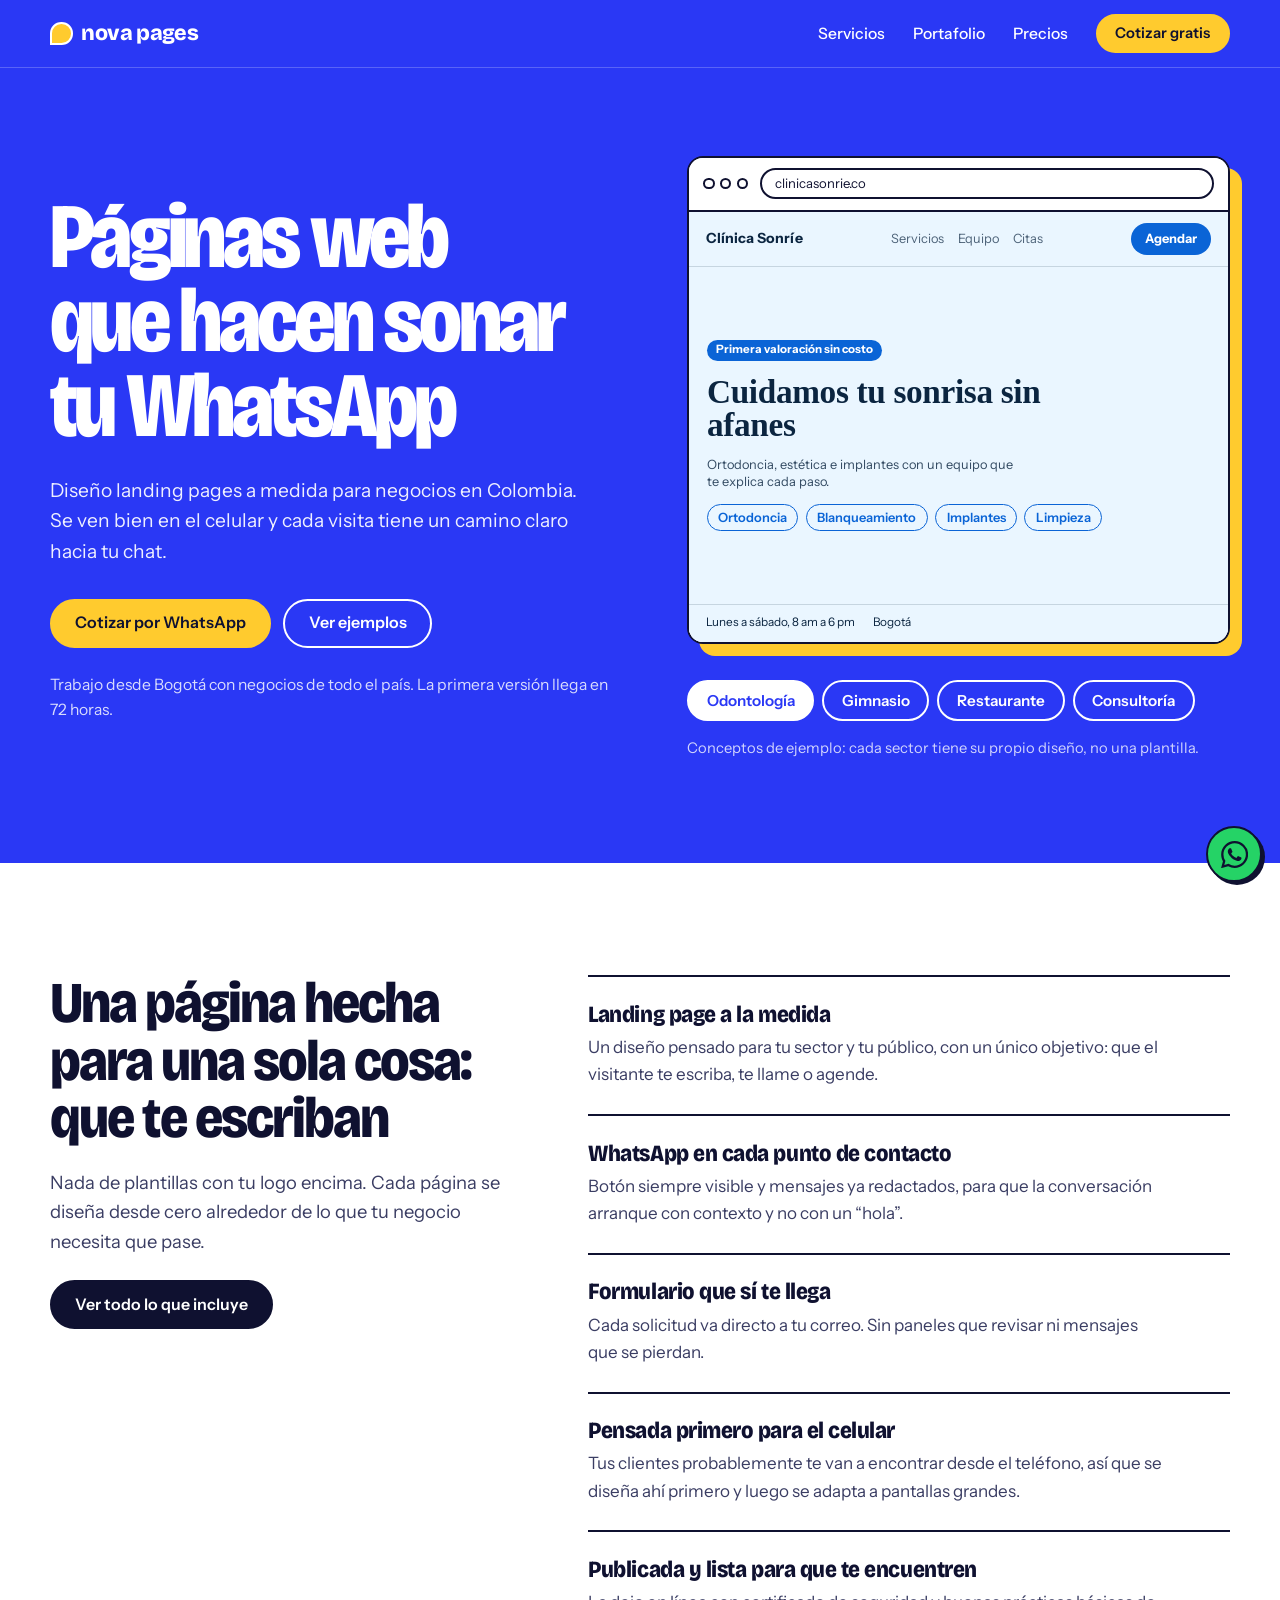
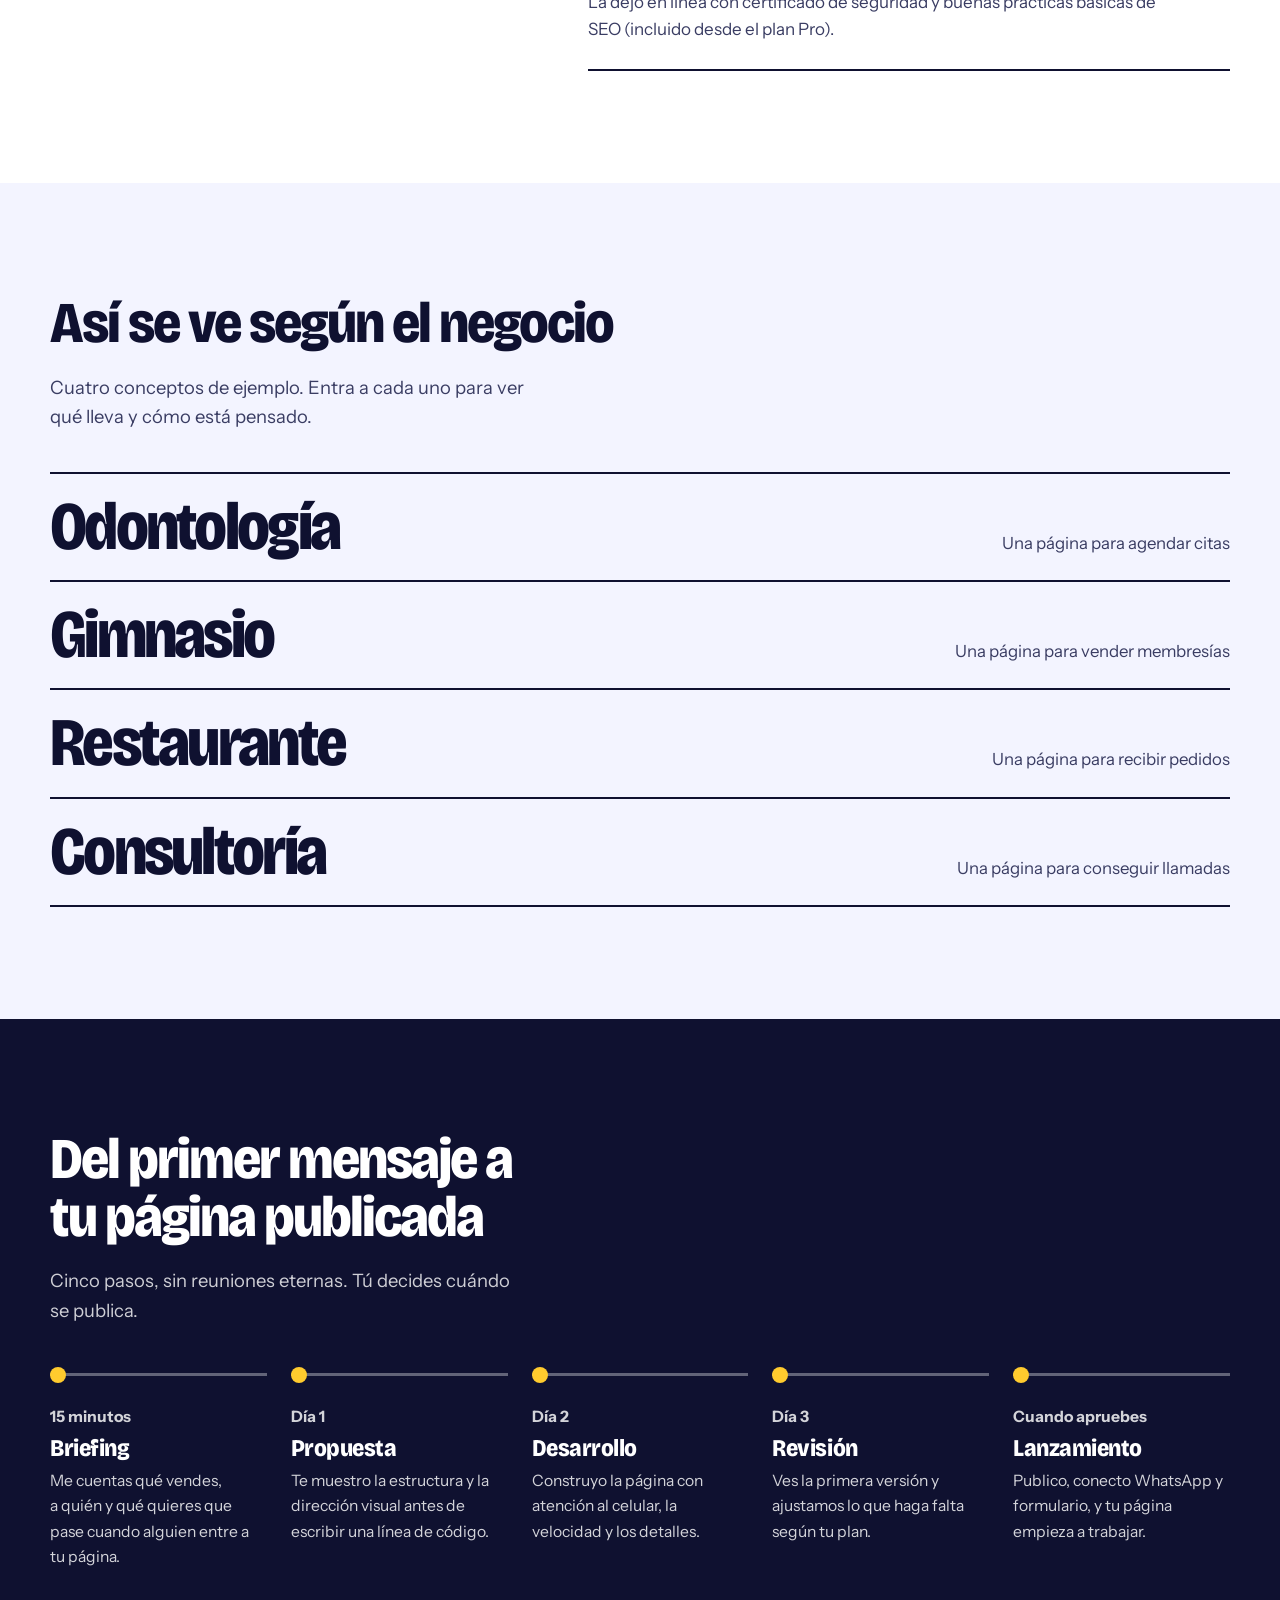
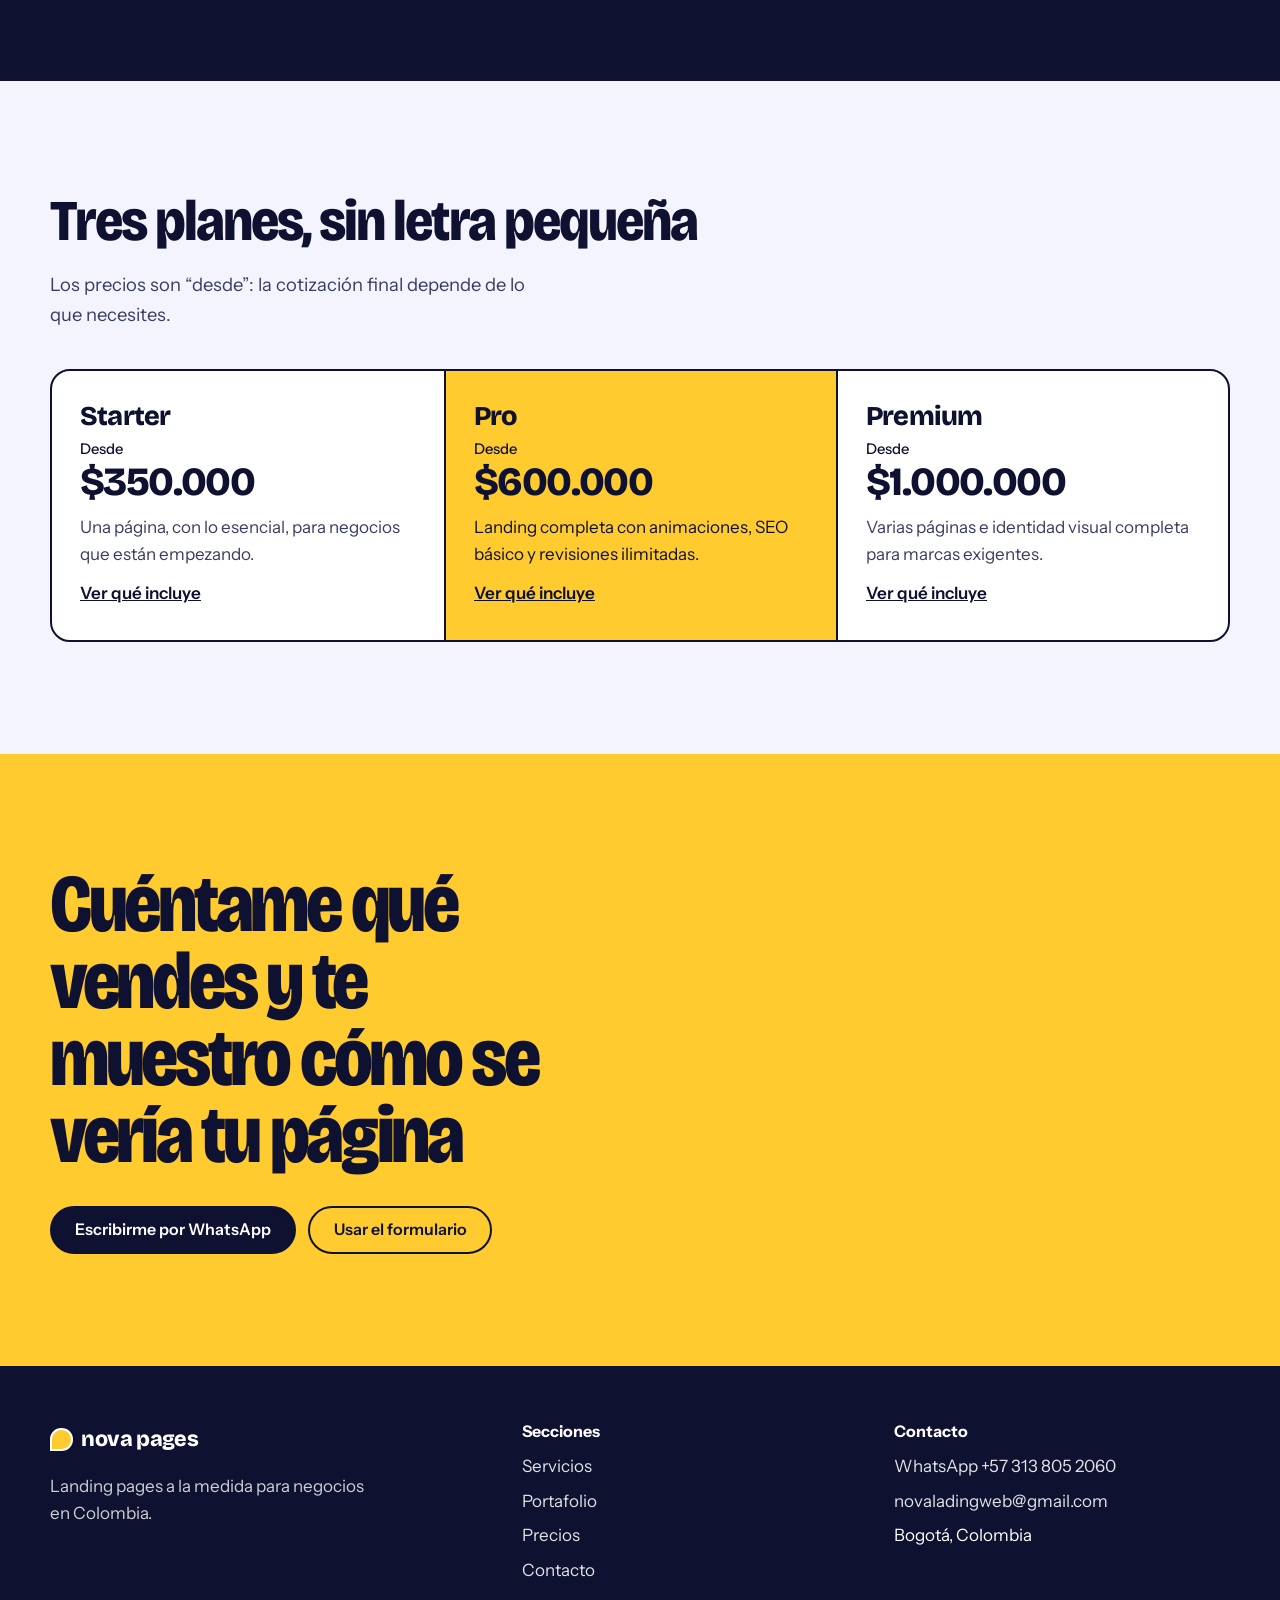
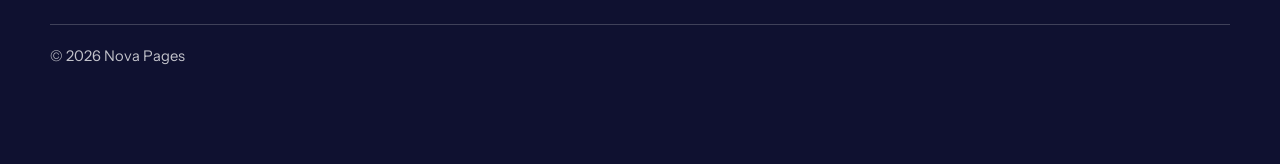
<file: index.html>
<!DOCTYPE html>
<html lang="es">
<head>
  <meta charset="UTF-8">
  <meta name="viewport" content="width=device-width, initial-scale=1">
  <title>Nova Pages — Páginas web que hacen sonar tu WhatsApp</title>
  <meta name="description" content="Diseño landing pages a medida para negocios en Colombia. Se ven bien en el celular, llevan al visitante a tu WhatsApp y la primera versión llega en 72 horas.">
  <meta property="og:type" content="website">
  <meta property="og:title" content="Nova Pages — Páginas web que hacen sonar tu WhatsApp">
  <meta property="og:description" content="Landing pages a medida para negocios en Colombia. Primera versión en 72 horas.">
  <meta property="og:locale" content="es_CO">
  <meta name="theme-color" content="#2a38f5">
  <link rel="icon" href="favicon.svg" type="image/svg+xml">
  <link rel="preconnect" href="https://fonts.googleapis.com">
  <link rel="preconnect" href="https://fonts.gstatic.com" crossorigin>
  <link href="https://fonts.googleapis.com/css2?family=Bricolage+Grotesque:opsz,wdth,wght@12..96,75..100,200..800&family=Instrument+Sans:wght@400;500;600;700&display=swap" rel="stylesheet">
  <link rel="stylesheet" href="css/styles.css">
</head>
<body class="on-blue">
  <a class="skip" href="#main">Saltar al contenido</a>

  <header class="site-header">
    <div class="wrap nav">
      <a class="logo" href="index.html" aria-label="Nova Pages, inicio"><span class="logo-mark" aria-hidden="true"></span>nova pages</a>
      <button class="nav-toggle" type="button" aria-expanded="false" aria-controls="menu">Menú</button>
      <ul class="nav-links" id="menu">
        <li><a href="servicios.html">Servicios</a></li>
        <li><a href="portafolio.html">Portafolio</a></li>
        <li><a href="precios.html">Precios</a></li>
        <li><a class="btn btn-sun btn-sm" href="contacto.html">Cotizar gratis</a></li>
      </ul>
    </div>
  </header>

  <main id="main">
    <section class="hero">
      <div class="wrap hero-grid">
        <div>
          <h1>Páginas web que hacen sonar tu WhatsApp</h1>
          <p class="hero-sub">Diseño landing pages a medida para negocios en Colombia. Se ven bien en el celular y cada visita tiene un camino claro hacia tu chat.</p>
          <div class="hero-actions">
            <a class="btn btn-sun" href="https://wa.me/573138052060?text=Hola%2C%20quiero%20cotizar%20una%20p%C3%A1gina%20web%20con%20Nova%20Pages" target="_blank" rel="noopener">Cotizar por WhatsApp</a>
            <a class="btn btn-line" href="portafolio.html">Ver ejemplos</a>
          </div>
          <p class="hero-note">Trabajo desde Bogotá con negocios de todo el país. La primera versión llega en 72 horas.</p>
        </div>

        <div class="stage" data-stage>
          <div class="browser">
            <div class="browser-bar">
              <span class="dots" aria-hidden="true"><i></i><i></i><i></i></span>
              <span class="url" data-url>clinicasonrie.co</span>
            </div>
            <div class="browser-body">
              <div class="panel is-active" id="panel-dental" role="tabpanel" aria-labelledby="tab-dental" data-demo="dental"></div>
              <div class="panel" id="panel-gym" role="tabpanel" aria-labelledby="tab-gym" data-demo="gym"></div>
              <div class="panel" id="panel-resto" role="tabpanel" aria-labelledby="tab-resto" data-demo="resto"></div>
              <div class="panel" id="panel-consult" role="tabpanel" aria-labelledby="tab-consult" data-demo="consult"></div>
            </div>
          </div>
          <div class="tabs" role="tablist" aria-label="Ejemplos por tipo de negocio">
            <button class="tab" role="tab" type="button" id="tab-dental" aria-controls="panel-dental" aria-selected="true" data-url="clinicasonrie.co">Odontología</button>
            <button class="tab" role="tab" type="button" id="tab-gym" aria-controls="panel-gym" aria-selected="false" tabindex="-1" data-url="fuerza24.co">Gimnasio</button>
            <button class="tab" role="tab" type="button" id="tab-resto" aria-controls="panel-resto" aria-selected="false" tabindex="-1" data-url="labrasa.co">Restaurante</button>
            <button class="tab" role="tab" type="button" id="tab-consult" aria-controls="panel-consult" aria-selected="false" tabindex="-1" data-url="albaconsultores.co">Consultoría</button>
          </div>
          <p class="stage-note">Conceptos de ejemplo: cada sector tiene su propio diseño, no una plantilla.</p>
        </div>
      </div>
    </section>

    <section class="section bg-white" id="servicios">
      <div class="wrap split">
        <div class="split-sticky">
          <h2>Una página hecha para una sola cosa: que te escriban</h2>
          <p class="lead">Nada de plantillas con tu logo encima. Cada página se diseña desde cero alrededor de lo que tu negocio necesita que pase.</p>
          <p style="margin-top:1.5rem"><a class="btn btn-ink" href="servicios.html">Ver todo lo que incluye</a></p>
        </div>
        <ul class="rows">
          <li>
            <h3>Landing page a la medida</h3>
            <p>Un diseño pensado para tu sector y tu público, con un único objetivo: que el visitante te escriba, te llame o agende.</p>
          </li>
          <li>
            <h3>WhatsApp en cada punto de contacto</h3>
            <p>Botón siempre visible y mensajes ya redactados, para que la conversación arranque con contexto y no con un “hola”.</p>
          </li>
          <li>
            <h3>Formulario que sí te llega</h3>
            <p>Cada solicitud va directo a tu correo. Sin paneles que revisar ni mensajes que se pierdan.</p>
          </li>
          <li>
            <h3>Pensada primero para el celular</h3>
            <p>Tus clientes probablemente te van a encontrar desde el teléfono, así que se diseña ahí primero y luego se adapta a pantallas grandes.</p>
          </li>
          <li>
            <h3>Publicada y lista para que te encuentren</h3>
            <p>La dejo en línea con certificado de seguridad y buenas prácticas básicas de SEO (incluido desde el plan Pro).</p>
          </li>
        </ul>
      </div>
    </section>

    <section class="section">
      <div class="wrap">
        <h2>Así se ve según el negocio</h2>
        <p class="lead">Cuatro conceptos de ejemplo. Entra a cada uno para ver qué lleva y cómo está pensado.</p>
        <ul class="work" style="margin-top:2.5rem">
          <li><a href="portafolio.html#odontologia"><span class="work-name">Odontología</span><span class="work-job">Una página para agendar citas</span></a></li>
          <li><a href="portafolio.html#gimnasio"><span class="work-name">Gimnasio</span><span class="work-job">Una página para vender membresías</span></a></li>
          <li><a href="portafolio.html#restaurante"><span class="work-name">Restaurante</span><span class="work-job">Una página para recibir pedidos</span></a></li>
          <li><a href="portafolio.html#consultoria"><span class="work-name">Consultoría</span><span class="work-job">Una página para conseguir llamadas</span></a></li>
        </ul>
      </div>
    </section>

    <section class="section bg-ink" id="proceso">
      <div class="wrap">
        <h2 style="max-width:18ch">Del primer mensaje a tu página publicada</h2>
        <p class="lead">Cinco pasos, sin reuniones eternas. Tú decides cuándo se publica.</p>
        <ol class="steps">
          <li class="step">
            <p class="step-when">15 minutos</p>
            <h3>Briefing</h3>
            <p>Me cuentas qué vendes, a quién y qué quieres que pase cuando alguien entre a tu página.</p>
          </li>
          <li class="step">
            <p class="step-when">Día 1</p>
            <h3>Propuesta</h3>
            <p>Te muestro la estructura y la dirección visual antes de escribir una línea de código.</p>
          </li>
          <li class="step">
            <p class="step-when">Día 2</p>
            <h3>Desarrollo</h3>
            <p>Construyo la página con atención al celular, la velocidad y los detalles.</p>
          </li>
          <li class="step">
            <p class="step-when">Día 3</p>
            <h3>Revisión</h3>
            <p>Ves la primera versión y ajustamos lo que haga falta según tu plan.</p>
          </li>
          <li class="step">
            <p class="step-when">Cuando apruebes</p>
            <h3>Lanzamiento</h3>
            <p>Publico, conecto WhatsApp y formulario, y tu página empieza a trabajar.</p>
          </li>
        </ol>
      </div>
    </section>

    <section class="section" id="precios">
      <div class="wrap">
        <h2>Tres planes, sin letra pequeña</h2>
        <p class="lead">Los precios son “desde”: la cotización final depende de lo que necesites.</p>
        <div class="plans" style="margin-top:2.5rem">
          <div class="plan">
            <p class="plan-name">Starter</p>
            <p class="plan-price"><span class="plan-from">Desde</span>$350.000</p>
            <p class="plan-desc">Una página, con lo esencial, para negocios que están empezando.</p>
            <a class="plan-link" href="precios.html">Ver qué incluye</a>
          </div>
          <div class="plan plan-featured">
            <p class="plan-name">Pro</p>
            <p class="plan-price"><span class="plan-from">Desde</span>$600.000</p>
            <p class="plan-desc">Landing completa con animaciones, SEO básico y revisiones ilimitadas.</p>
            <a class="plan-link" href="precios.html">Ver qué incluye</a>
          </div>
          <div class="plan">
            <p class="plan-name">Premium</p>
            <p class="plan-price"><span class="plan-from">Desde</span>$1.000.000</p>
            <p class="plan-desc">Varias páginas e identidad visual completa para marcas exigentes.</p>
            <a class="plan-link" href="precios.html">Ver qué incluye</a>
          </div>
        </div>
      </div>
    </section>

    <section class="section bg-sun cta">
      <div class="wrap">
        <h2>Cuéntame qué vendes y te muestro cómo se vería tu página</h2>
        <div class="cta-actions">
          <a class="btn btn-ink" href="https://wa.me/573138052060?text=Hola%2C%20quiero%20cotizar%20una%20p%C3%A1gina%20web%20con%20Nova%20Pages" target="_blank" rel="noopener">Escribirme por WhatsApp</a>
          <a class="btn btn-line" href="contacto.html">Usar el formulario</a>
        </div>
      </div>
    </section>
  </main>

  <footer class="site-footer">
    <div class="wrap">
      <div class="foot">
        <div>
          <a class="logo" href="index.html"><span class="logo-mark" aria-hidden="true"></span>nova pages</a>
          <p>Landing pages a la medida para negocios en Colombia.</p>
        </div>
        <nav aria-label="Secciones">
          <h2>Secciones</h2>
          <ul>
            <li><a href="servicios.html">Servicios</a></li>
            <li><a href="portafolio.html">Portafolio</a></li>
            <li><a href="precios.html">Precios</a></li>
            <li><a href="contacto.html">Contacto</a></li>
          </ul>
        </nav>
        <div>
          <h2>Contacto</h2>
          <ul>
            <li><a href="https://wa.me/573138052060" target="_blank" rel="noopener">WhatsApp +57 313 805 2060</a></li>
            <li><a href="mailto:novaladingweb@gmail.com">novaladingweb@gmail.com</a></li>
            <li>Bogotá, Colombia</li>
          </ul>
        </div>
      </div>
      <p class="legal">© 2026 Nova Pages</p>
    </div>
  </footer>

  <a class="wa" href="https://wa.me/573138052060?text=Hola%2C%20quiero%20cotizar%20una%20p%C3%A1gina%20web%20con%20Nova%20Pages" target="_blank" rel="noopener" aria-label="Escribir por WhatsApp">
    <svg viewBox="0 0 24 24" xmlns="http://www.w3.org/2000/svg" aria-hidden="true"><path d="M17.472 14.382c-.297-.149-1.758-.867-2.03-.967-.273-.099-.471-.148-.67.15-.197.297-.767.966-.94 1.164-.173.199-.347.223-.644.075-.297-.15-1.255-.463-2.39-1.475-.883-.788-1.48-1.761-1.653-2.059-.173-.297-.018-.458.13-.606.134-.133.298-.347.446-.52.149-.174.198-.298.298-.497.099-.198.05-.371-.025-.52-.075-.149-.669-1.612-.916-2.207-.242-.579-.487-.5-.669-.51-.173-.008-.371-.01-.57-.01-.198 0-.52.074-.792.372-.272.297-1.04 1.016-1.04 2.479 0 1.462 1.065 2.875 1.213 3.074.149.198 2.096 3.2 5.077 4.487.709.306 1.262.489 1.694.625.712.227 1.36.195 1.871.118.571-.085 1.758-.719 2.006-1.413.248-.694.248-1.289.173-1.413-.074-.124-.272-.198-.57-.347m-5.421 7.403h-.004a9.87 9.87 0 01-5.031-1.378l-.361-.214-3.741.982.998-3.648-.235-.374a9.86 9.86 0 01-1.51-5.26c.001-5.45 4.436-9.884 9.888-9.884 2.64 0 5.122 1.03 6.988 2.898a9.825 9.825 0 012.893 6.994c-.003 5.45-4.437 9.884-9.885 9.884m8.413-18.297A11.815 11.815 0 0012.05 0C5.495 0 .16 5.335.157 11.892c0 2.096.547 4.142 1.588 5.945L.057 24l6.305-1.654a11.882 11.882 0 005.683 1.448h.005c6.554 0 11.89-5.335 11.893-11.893a11.821 11.821 0 00-3.48-8.413z"/></svg>
  </a>

  <script src="js/demos.js" defer></script>
  <script src="js/main.js" defer></script>
</body>
</html>
</file>
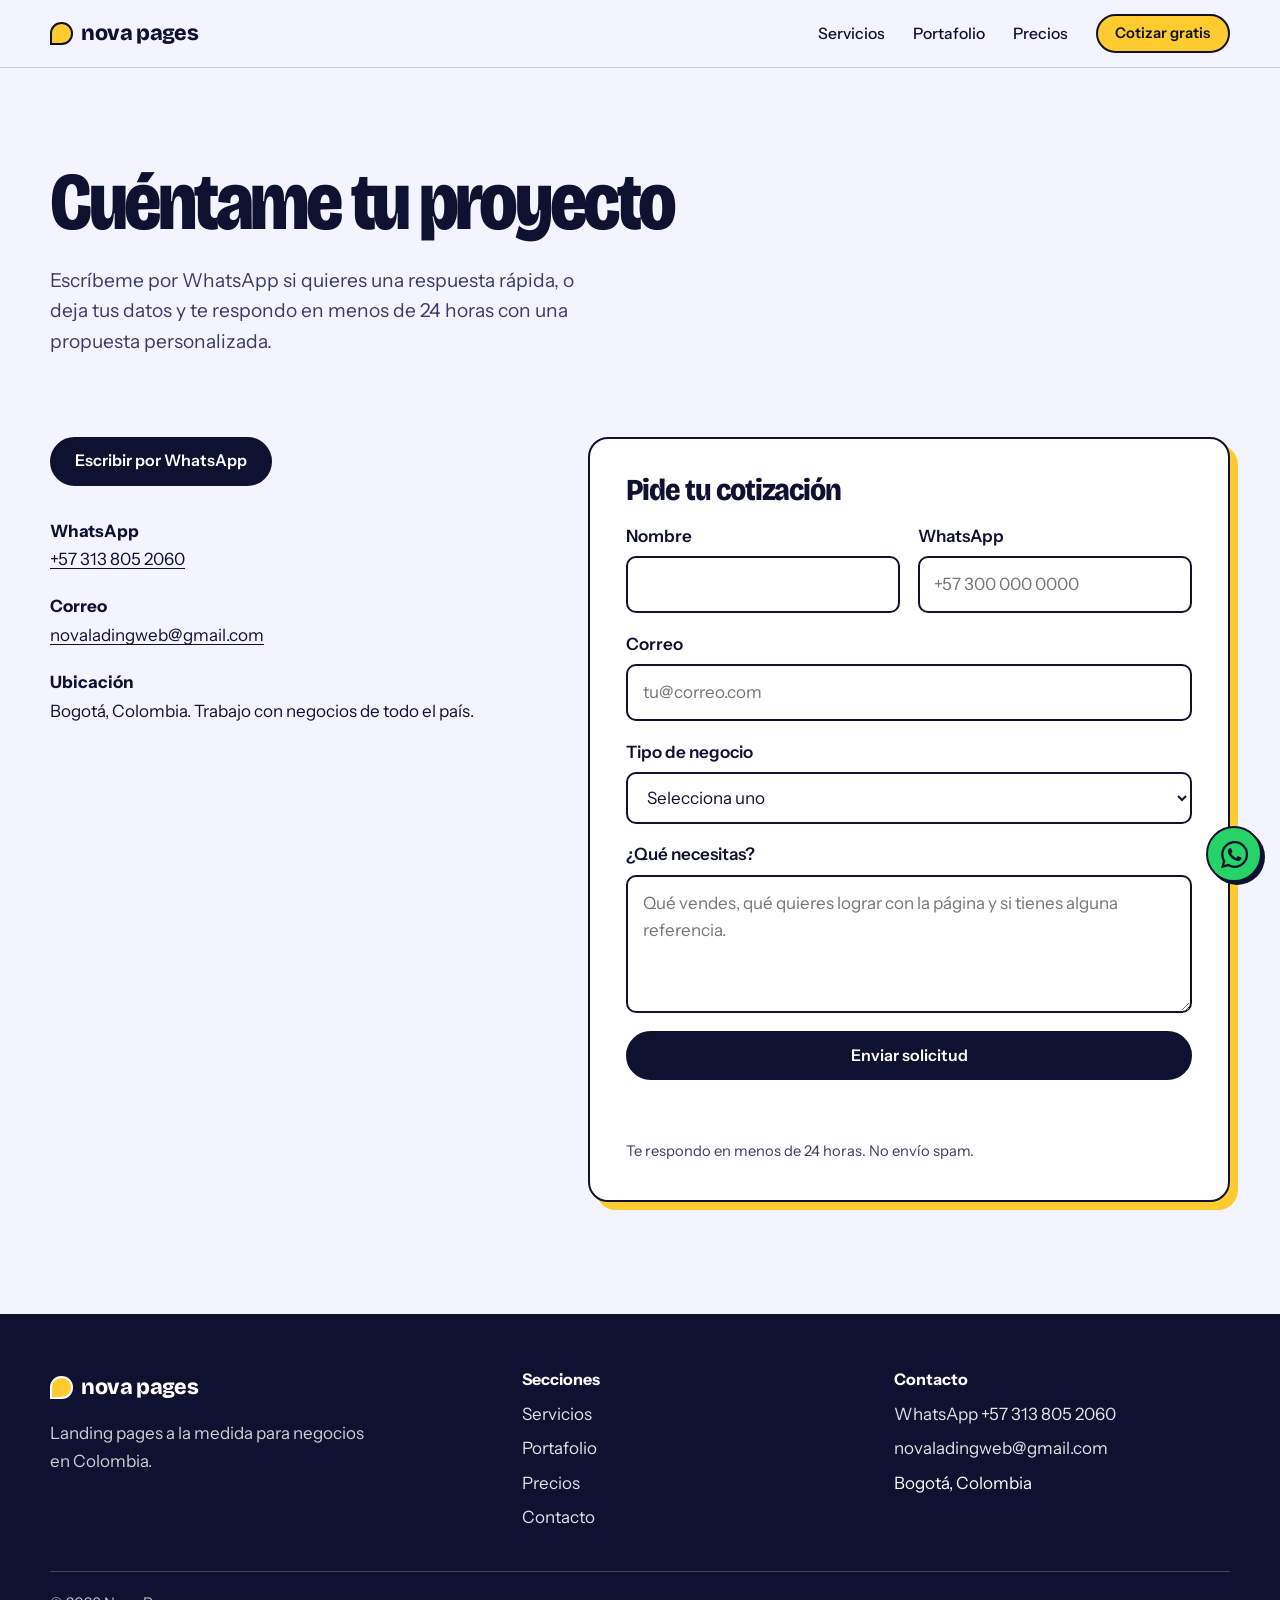
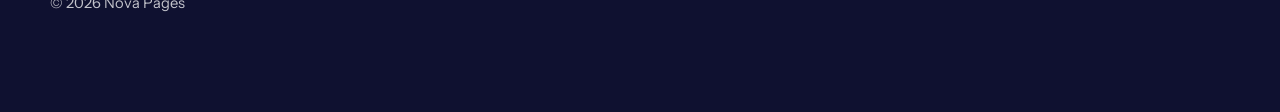
<file: contacto.html>
<!DOCTYPE html>
<html lang="es">
<head>
  <meta charset="UTF-8">
  <meta name="viewport" content="width=device-width, initial-scale=1">
  <title>Contacto — Nova Pages</title>
  <meta name="description" content="Cuéntame tu proyecto por WhatsApp o con el formulario y recibe una propuesta personalizada en menos de 24 horas.">
  <meta property="og:type" content="website">
  <meta property="og:title" content="Contacto — Nova Pages">
  <meta property="og:description" content="Cuéntame tu proyecto por WhatsApp o con el formulario y recibe una propuesta personalizada en menos de 24 horas.">
  <meta property="og:locale" content="es_CO">
  <meta name="theme-color" content="#2a38f5">
  <link rel="icon" href="favicon.svg" type="image/svg+xml">
  <link rel="preconnect" href="https://fonts.googleapis.com">
  <link rel="preconnect" href="https://fonts.gstatic.com" crossorigin>
  <link href="https://fonts.googleapis.com/css2?family=Bricolage+Grotesque:opsz,wdth,wght@12..96,75..100,200..800&family=Instrument+Sans:wght@400;500;600;700&display=swap" rel="stylesheet">
  <link rel="stylesheet" href="css/styles.css">
</head>
<body>
  <a class="skip" href="#main">Saltar al contenido</a>

  <header class="site-header">
    <div class="wrap nav">
      <a class="logo" href="index.html" aria-label="Nova Pages, inicio"><span class="logo-mark" aria-hidden="true"></span>nova pages</a>
      <button class="nav-toggle" type="button" aria-expanded="false" aria-controls="menu">Menú</button>
      <ul class="nav-links" id="menu">
        <li><a href="servicios.html">Servicios</a></li>
        <li><a href="portafolio.html">Portafolio</a></li>
        <li><a href="precios.html">Precios</a></li>
        <li><a class="btn btn-sun btn-sm" href="contacto.html" aria-current="page">Cotizar gratis</a></li>
      </ul>
    </div>
  </header>

  <main id="main">
    <section class="page-head">
      <div class="wrap">
        <h1>Cuéntame tu proyecto</h1>
        <p>Escríbeme por WhatsApp si quieres una respuesta rápida, o deja tus datos y te respondo en menos de 24 horas con una propuesta personalizada.</p>
      </div>
    </section>

    <section class="section" style="padding-top:clamp(1rem,3vw,2rem)">
      <div class="wrap split">
        <div>
          <p><a class="btn btn-ink" href="https://wa.me/573138052060?text=Hola%2C%20quiero%20cotizar%20una%20p%C3%A1gina%20web%20con%20Nova%20Pages" target="_blank" rel="noopener">Escribir por WhatsApp</a></p>
          <dl class="channels">
            <div><dt>WhatsApp</dt><dd><a href="https://wa.me/573138052060" target="_blank" rel="noopener">+57 313 805 2060</a></dd></div>
            <div><dt>Correo</dt><dd><a href="mailto:novaladingweb@gmail.com">novaladingweb@gmail.com</a></dd></div>
            <div><dt>Ubicación</dt><dd>Bogotá, Colombia. Trabajo con negocios de todo el país.</dd></div>
          </dl>
        </div>

        <div>
          <form class="form" id="contact-form" action="https://formspree.io/f/xwvwbgag" method="post">
            <h2>Pide tu cotización</h2>
            <div class="row-2">
              <div class="field">
                <label for="nombre">Nombre</label>
                <input type="text" id="nombre" name="nombre" autocomplete="name" required>
              </div>
              <div class="field">
                <label for="telefono">WhatsApp</label>
                <input type="tel" id="telefono" name="whatsapp" autocomplete="tel" placeholder="+57 300 000 0000">
              </div>
            </div>
            <div class="field">
              <label for="email">Correo</label>
              <input type="email" id="email" name="email" autocomplete="email" placeholder="tu@correo.com" required>
            </div>
            <div class="field">
              <label for="negocio">Tipo de negocio</label>
              <select id="negocio" name="negocio">
                <option value="">Selecciona uno</option>
                <option>Restaurante o comida</option>
                <option>Fitness o salud</option>
                <option>Inmobiliaria</option>
                <option>Servicios profesionales</option>
                <option>Tienda o e-commerce</option>
                <option>Educación o cursos</option>
                <option>Otro</option>
              </select>
            </div>
            <div class="field">
              <label for="mensaje">¿Qué necesitas?</label>
              <textarea id="mensaje" name="mensaje" rows="4" placeholder="Qué vendes, qué quieres lograr con la página y si tienes alguna referencia."></textarea>
            </div>
            <input type="text" name="_gotcha" tabindex="-1" autocomplete="off" style="display:none" aria-hidden="true">
            <button class="btn btn-ink" type="submit">Enviar solicitud</button>
            <p class="form-status" id="form-status" role="status" aria-live="polite"></p>
            <p class="form-note">Te respondo en menos de 24 horas. No envío spam.</p>
          </form>

          <div class="done" id="form-done" tabindex="-1" hidden>
            <h2>Recibí tu solicitud</h2>
            <p>Te respondo en menos de 24 horas. Si prefieres, también puedes escribirme directo por WhatsApp.</p>
            <a class="btn btn-ink" href="https://wa.me/573138052060?text=Hola%2C%20quiero%20cotizar%20una%20p%C3%A1gina%20web%20con%20Nova%20Pages" target="_blank" rel="noopener">Escribir por WhatsApp</a>
          </div>
        </div>
      </div>
    </section>
  </main>

  <footer class="site-footer">
    <div class="wrap">
      <div class="foot">
        <div>
          <a class="logo" href="index.html"><span class="logo-mark" aria-hidden="true"></span>nova pages</a>
          <p>Landing pages a la medida para negocios en Colombia.</p>
        </div>
        <nav aria-label="Secciones">
          <h2>Secciones</h2>
          <ul>
            <li><a href="servicios.html">Servicios</a></li>
            <li><a href="portafolio.html">Portafolio</a></li>
            <li><a href="precios.html">Precios</a></li>
            <li><a href="contacto.html">Contacto</a></li>
          </ul>
        </nav>
        <div>
          <h2>Contacto</h2>
          <ul>
            <li><a href="https://wa.me/573138052060" target="_blank" rel="noopener">WhatsApp +57 313 805 2060</a></li>
            <li><a href="mailto:novaladingweb@gmail.com">novaladingweb@gmail.com</a></li>
            <li>Bogotá, Colombia</li>
          </ul>
        </div>
      </div>
      <p class="legal">© 2026 Nova Pages</p>
    </div>
  </footer>

  <a class="wa" href="https://wa.me/573138052060?text=Hola%2C%20quiero%20cotizar%20una%20p%C3%A1gina%20web%20con%20Nova%20Pages" target="_blank" rel="noopener" aria-label="Escribir por WhatsApp">
    <svg viewBox="0 0 24 24" xmlns="http://www.w3.org/2000/svg" aria-hidden="true"><path d="M17.472 14.382c-.297-.149-1.758-.867-2.03-.967-.273-.099-.471-.148-.67.15-.197.297-.767.966-.94 1.164-.173.199-.347.223-.644.075-.297-.15-1.255-.463-2.39-1.475-.883-.788-1.48-1.761-1.653-2.059-.173-.297-.018-.458.13-.606.134-.133.298-.347.446-.52.149-.174.198-.298.298-.497.099-.198.05-.371-.025-.52-.075-.149-.669-1.612-.916-2.207-.242-.579-.487-.5-.669-.51-.173-.008-.371-.01-.57-.01-.198 0-.52.074-.792.372-.272.297-1.04 1.016-1.04 2.479 0 1.462 1.065 2.875 1.213 3.074.149.198 2.096 3.2 5.077 4.487.709.306 1.262.489 1.694.625.712.227 1.36.195 1.871.118.571-.085 1.758-.719 2.006-1.413.248-.694.248-1.289.173-1.413-.074-.124-.272-.198-.57-.347m-5.421 7.403h-.004a9.87 9.87 0 01-5.031-1.378l-.361-.214-3.741.982.998-3.648-.235-.374a9.86 9.86 0 01-1.51-5.26c.001-5.45 4.436-9.884 9.888-9.884 2.64 0 5.122 1.03 6.988 2.898a9.825 9.825 0 012.893 6.994c-.003 5.45-4.437 9.884-9.885 9.884m8.413-18.297A11.815 11.815 0 0012.05 0C5.495 0 .16 5.335.157 11.892c0 2.096.547 4.142 1.588 5.945L.057 24l6.305-1.654a11.882 11.882 0 005.683 1.448h.005c6.554 0 11.89-5.335 11.893-11.893a11.821 11.821 0 00-3.48-8.413z"/></svg>
  </a>

  <script src="js/main.js" defer></script>
</body>
</html>
</file>
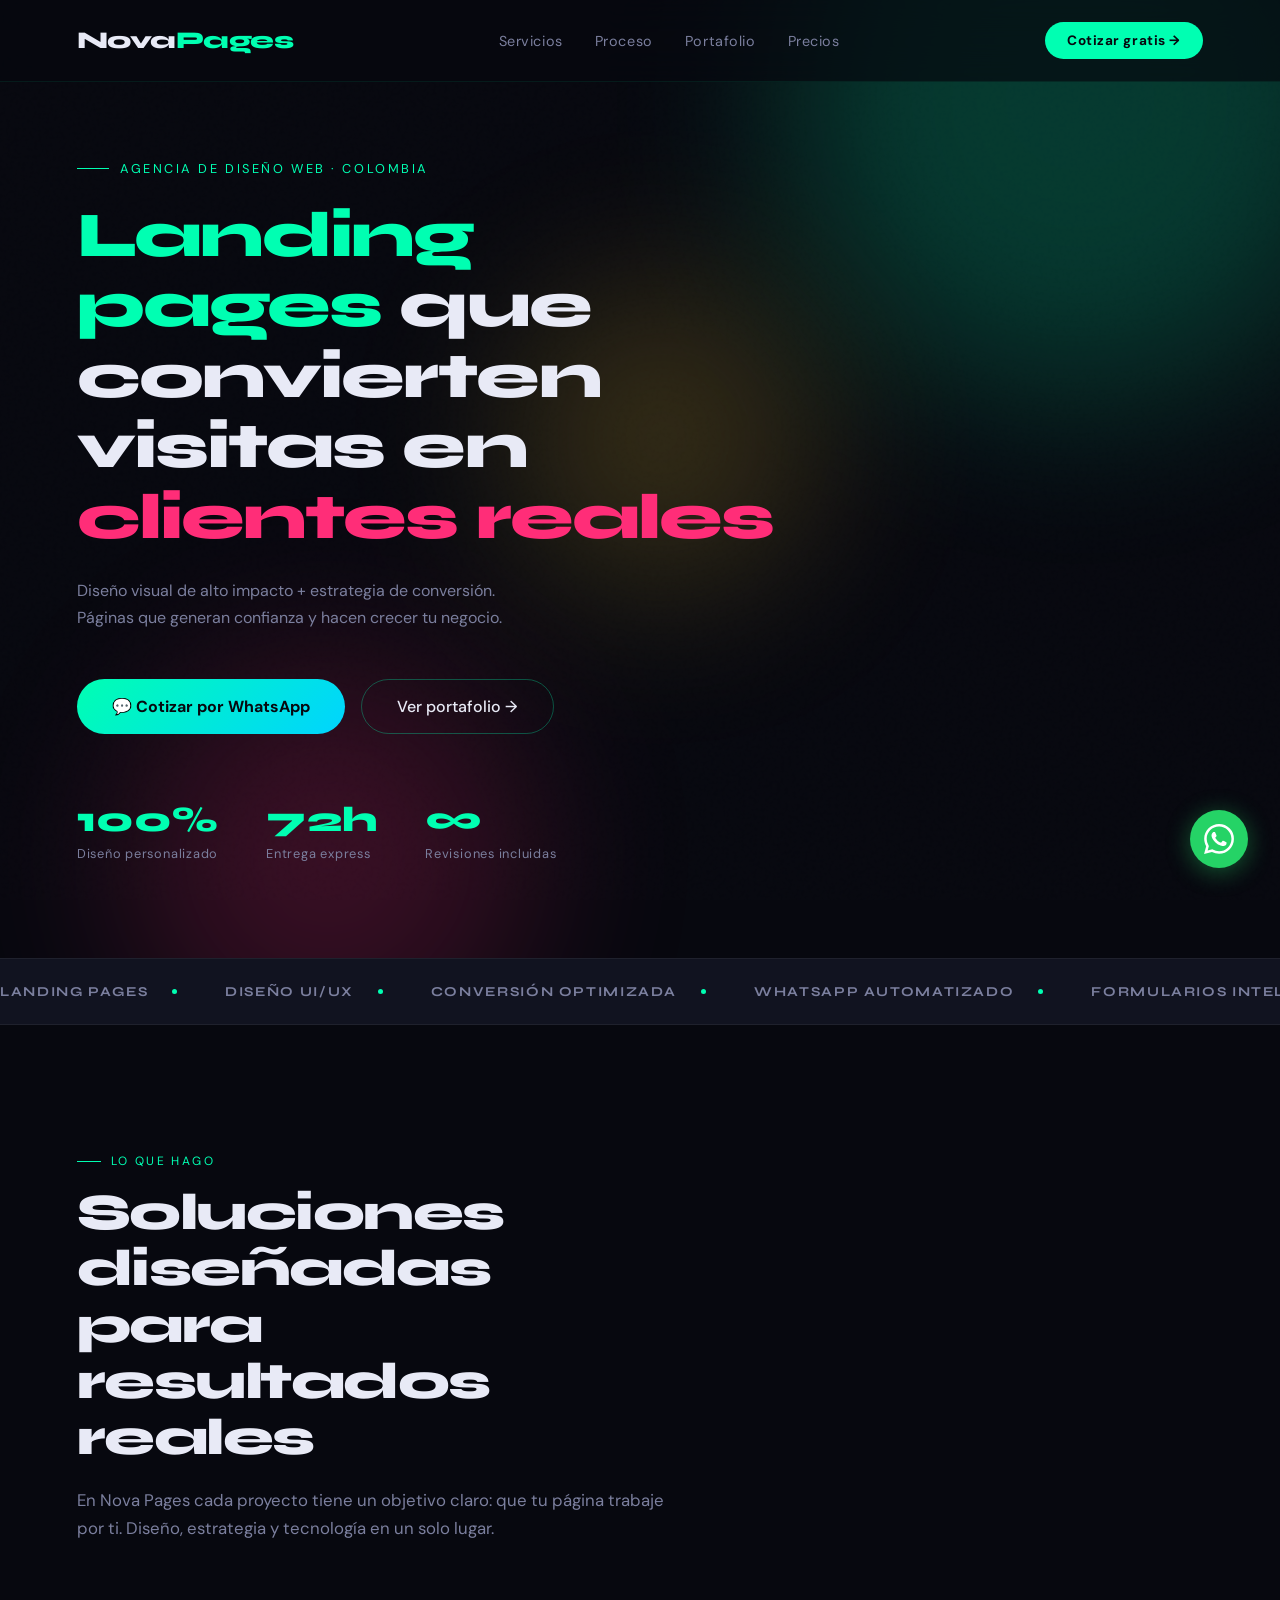
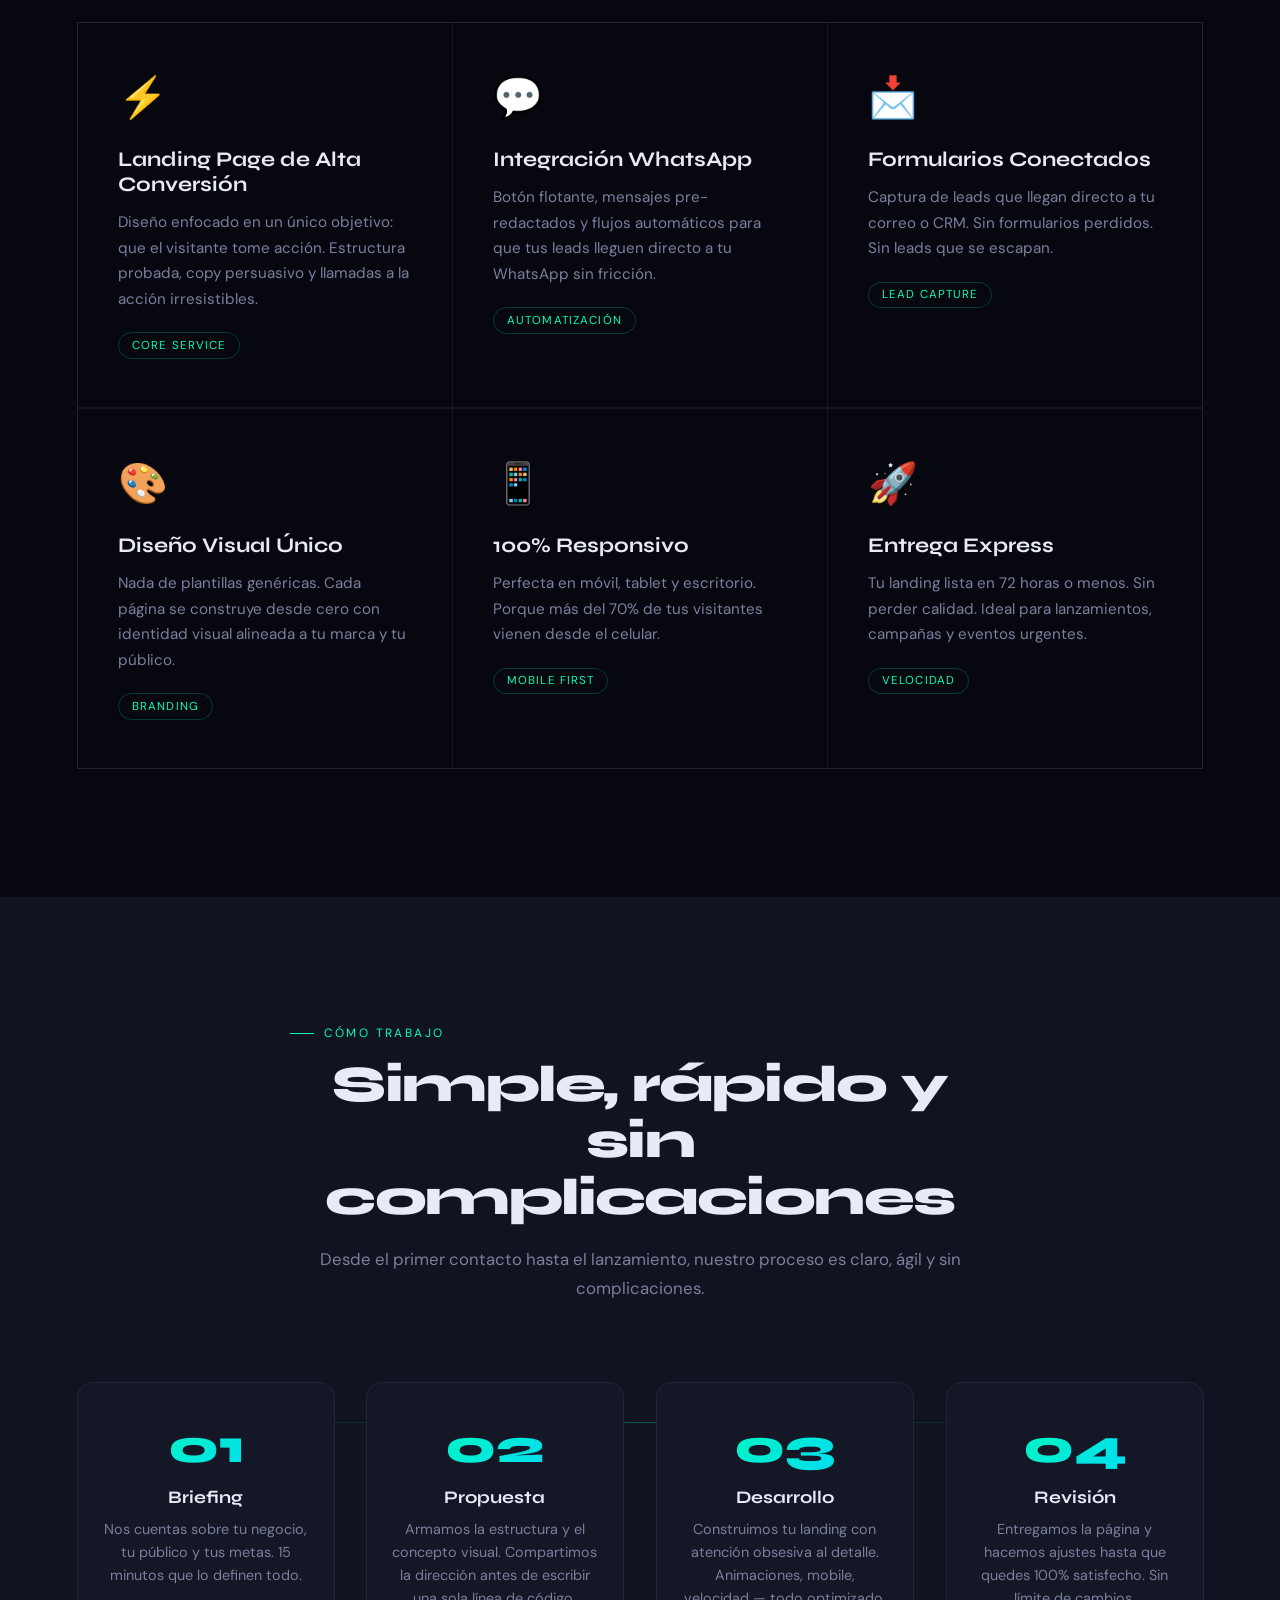
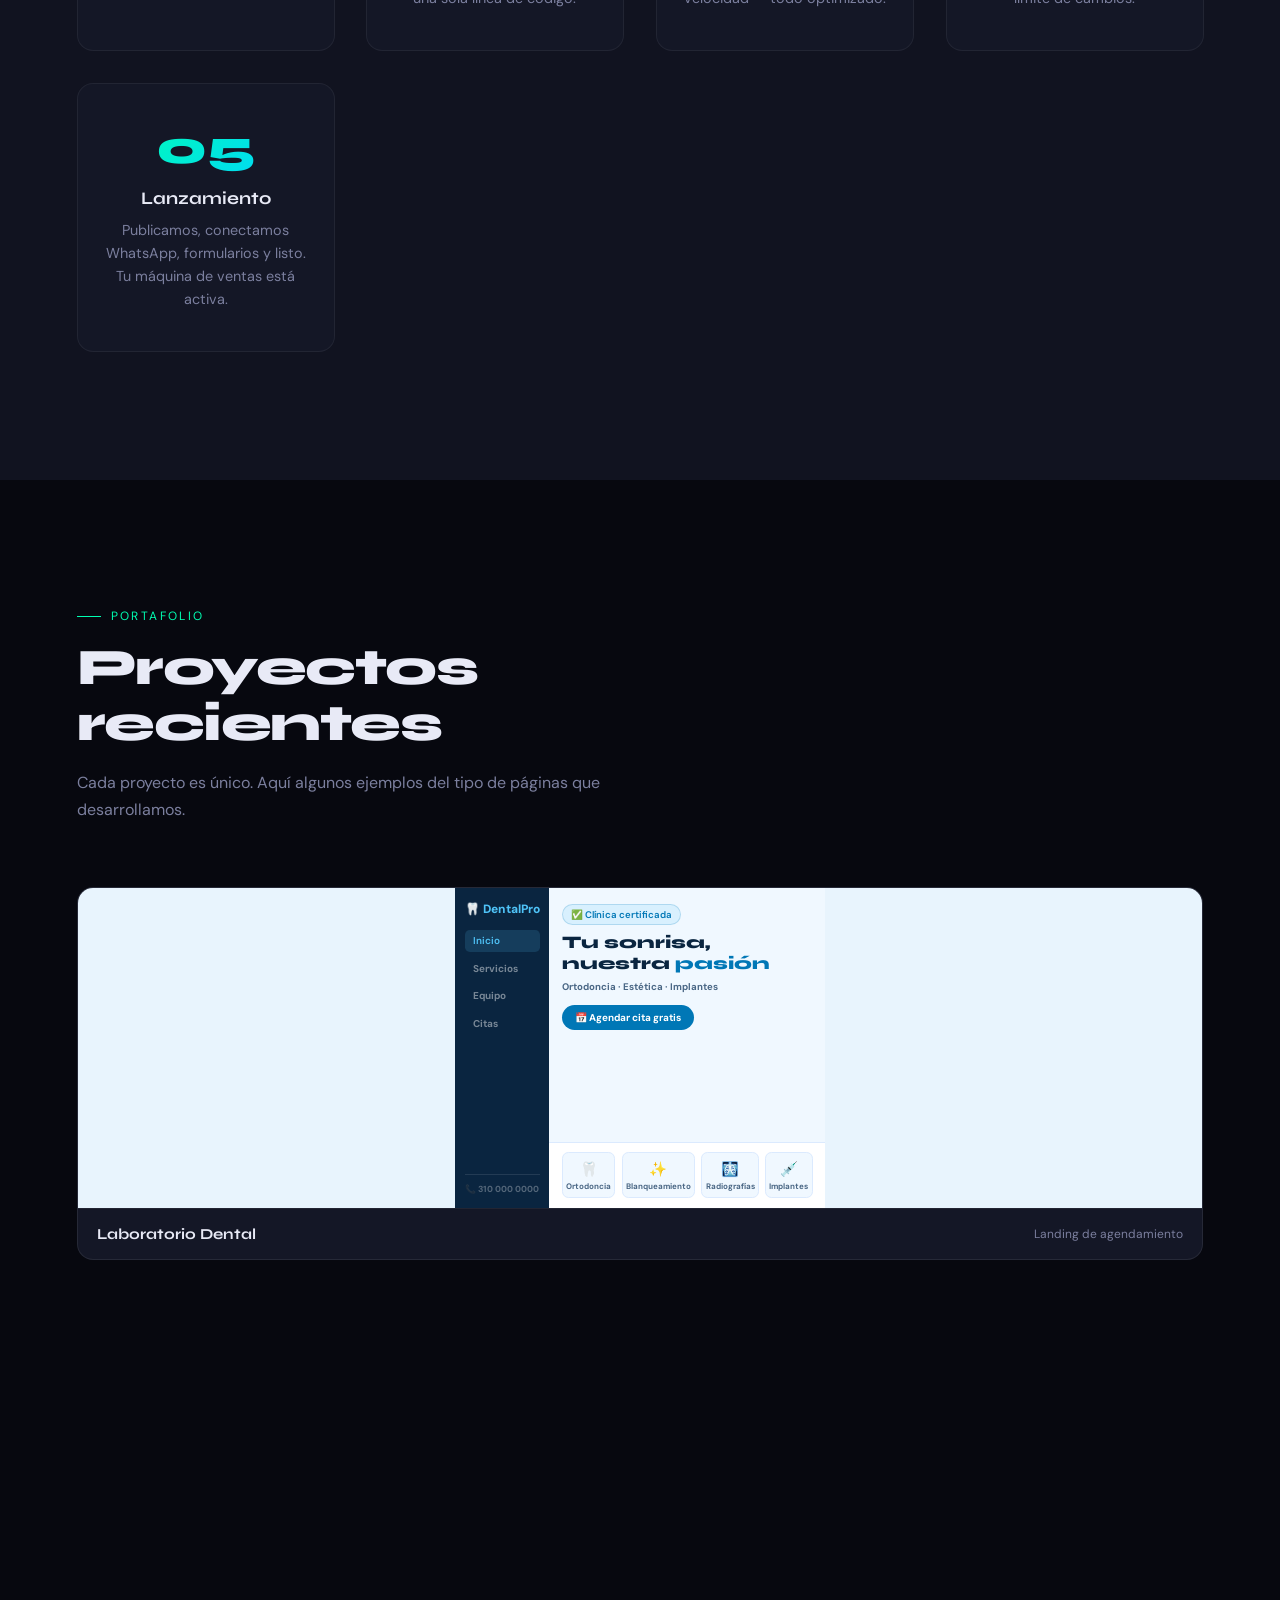
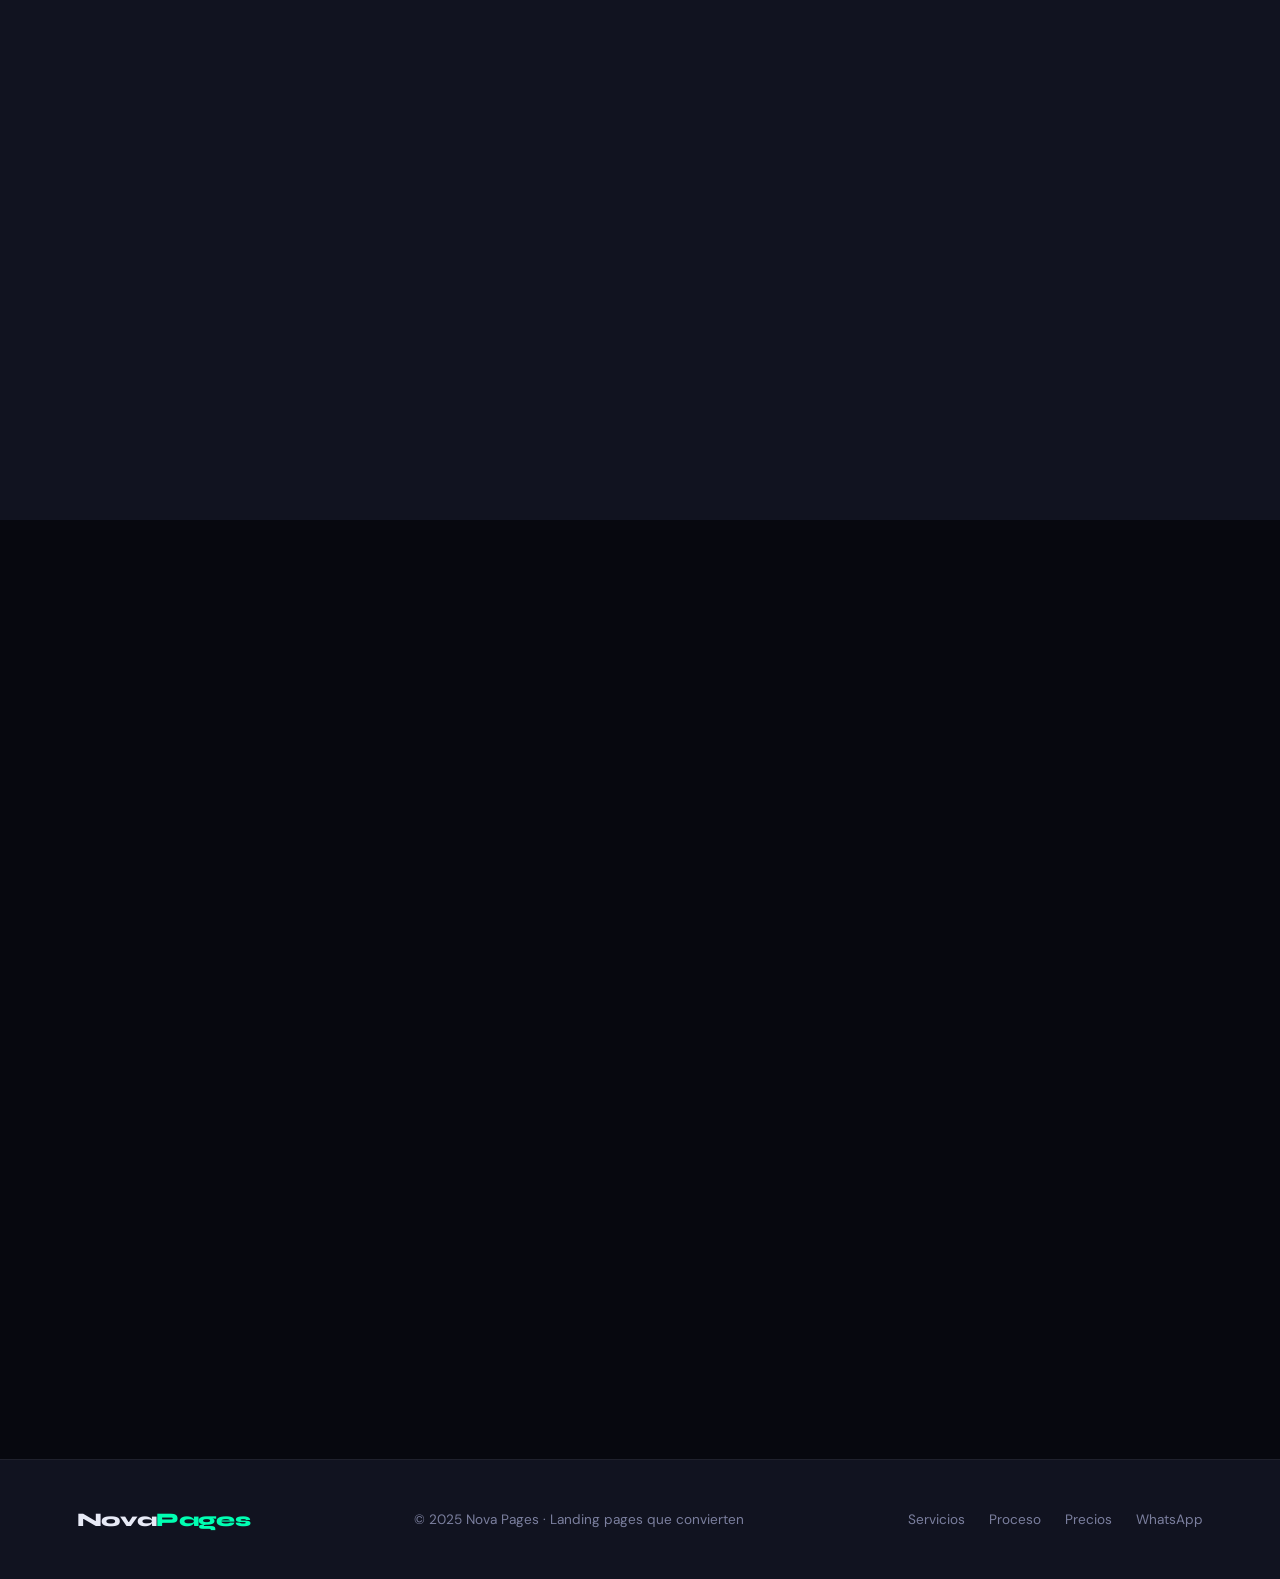
<file: nova-pages (2).html>
<!DOCTYPE html>
<html lang="es">
<head>
<meta charset="UTF-8">
<meta name="viewport" content="width=device-width, initial-scale=1.0">
<title>Nova Pages — Landing Pages que Convierten</title>
<link href="https://fonts.googleapis.com/css2?family=Syne:wght@400;700;800&family=DM+Sans:ital,opsz,wght@0,9..40,300;0,9..40,400;1,9..40,300&display=swap" rel="stylesheet">
<style>
  :root {
    --neon: #00FFB2;
    --electric: #FF2D78;
    --gold: #FFD13A;
    --deep: #07080F;
    --mid: #111320;
    --card: #141726;
    --text: #E8EAF6;
    --muted: #7B7F9E;
  }

  *, *::before, *::after { box-sizing: border-box; margin: 0; padding: 0; }

  html { scroll-behavior: smooth; cursor: none; }

  body {
    font-family: 'DM Sans', sans-serif;
    background: var(--deep);
    color: var(--text);
    overflow-x: hidden;
    cursor: none;
  }

  * { cursor: none !important; }
  @media (hover: none) and (pointer: coarse) {
    * { cursor: auto !important; }
    .cursor-dot, .cursor-ring { display: none !important; }
  }

  /* CURSOR */
  .cursor-dot {
    width: 8px; height: 8px;
    background: var(--neon);
    border-radius: 50%;
    position: fixed; top: 0; left: 0;
    pointer-events: none; z-index: 9999;
    transition: transform .1s;
  }
  .cursor-ring {
    width: 36px; height: 36px;
    border: 1.5px solid var(--neon);
    border-radius: 50%;
    position: fixed; top: 0; left: 0;
    pointer-events: none; z-index: 9998;
    transition: transform .18s ease, width .2s, height .2s, border-color .2s;
    opacity: .6;
  }
  body:hover .cursor-ring { opacity: 1; }

  /* NOISE OVERLAY */
  body::before {
    content: '';
    position: fixed; inset: 0;
    background-image: url("data:image/svg+xml,%3Csvg viewBox='0 0 256 256' xmlns='http://www.w3.org/2000/svg'%3E%3Cfilter id='noise'%3E%3CfeTurbulence type='fractalNoise' baseFrequency='0.9' numOctaves='4' stitchTiles='stitch'/%3E%3C/filter%3E%3Crect width='100%25' height='100%25' filter='url(%23noise)' opacity='0.04'/%3E%3C/svg%3E");
    pointer-events: none; z-index: 0; opacity: .4;
  }

  /* NAV */
  nav {
    position: fixed; top: 0; left: 0; right: 0; z-index: 100;
    display: flex; align-items: center; justify-content: space-between;
    padding: 1.4rem 6%;
    background: rgba(7,8,15,.7);
    backdrop-filter: blur(20px);
    border-bottom: 1px solid rgba(0,255,178,.08);
  }
  .logo {
    font-family: 'Syne', sans-serif;
    font-weight: 800; font-size: 1.5rem;
    letter-spacing: -.02em;
    color: var(--text);
  }
  .logo span { color: var(--neon); }
  .nav-links { display: flex; gap: 2rem; list-style: none; }
  .nav-links a {
    color: var(--muted); text-decoration: none;
    font-size: .9rem; letter-spacing: .04em;
    transition: color .2s;
  }
  .nav-links a:hover { color: var(--neon); }
  .nav-cta {
    background: var(--neon); color: var(--deep);
    font-weight: 700; font-size: .85rem;
    padding: .6rem 1.4rem; border-radius: 2rem;
    text-decoration: none; letter-spacing: .04em;
    transition: transform .2s, box-shadow .2s;
  }
  .nav-cta:hover { transform: scale(1.06); box-shadow: 0 0 24px rgba(0,255,178,.4); }

  /* HERO */
  .hero {
    min-height: 100vh;
    display: flex; flex-direction: column;
    justify-content: center; align-items: flex-start;
    padding: 10rem 6% 6rem;
    position: relative; overflow: hidden;
  }
  .hero-bg-orb {
    position: absolute; border-radius: 50%;
    filter: blur(90px); opacity: .2; pointer-events: none;
  }
  .orb1 { width: 600px; height: 600px; background: var(--neon); top: -200px; right: -100px; animation: float1 8s ease-in-out infinite; }
  .orb2 { width: 400px; height: 400px; background: var(--electric); bottom: -100px; left: 10%; animation: float2 10s ease-in-out infinite; }
  .orb3 { width: 300px; height: 300px; background: var(--gold); top: 30%; left: 40%; animation: float3 7s ease-in-out infinite; }

  @keyframes float1 { 0%,100%{transform:translate(0,0)} 50%{transform:translate(40px,-60px)} }
  @keyframes float2 { 0%,100%{transform:translate(0,0)} 50%{transform:translate(-30px,50px)} }
  @keyframes float3 { 0%,100%{transform:translate(0,0)} 50%{transform:translate(50px,30px)} }

  .hero-eyebrow {
    font-size: .8rem; letter-spacing: .2em; text-transform: uppercase;
    color: var(--neon); margin-bottom: 1.5rem;
    display: flex; align-items: center; gap: .7rem;
    opacity: 0; animation: fadeUp .8s .2s forwards;
  }
  .hero-eyebrow::before { content: ''; width: 2rem; height: 1px; background: var(--neon); }

  .hero h1 {
    font-family: 'Syne', sans-serif;
    font-size: clamp(2.2rem, 5vw, 4.2rem);
    font-weight: 800; line-height: 1.1;
    letter-spacing: -.03em;
    max-width: 700px;
    opacity: 0; animation: fadeUp .9s .35s forwards;
  }
  .hero h1 .accent { color: var(--neon); }
  .hero h1 .accent2 { color: var(--electric); }

  .hero-sub {
    max-width: 480px; margin-top: 1.5rem;
    font-size: 1rem; line-height: 1.7;
    color: var(--muted);
    opacity: 0; animation: fadeUp .9s .5s forwards;
  }

  .hero-actions {
    display: flex; gap: 1rem; margin-top: 3rem; flex-wrap: wrap;
    opacity: 0; animation: fadeUp .9s .65s forwards;
  }
  .btn-primary {
    background: linear-gradient(135deg, var(--neon), #00d4ff);
    color: var(--deep); font-weight: 700; font-size: 1rem;
    padding: 1rem 2.2rem; border-radius: 3rem;
    text-decoration: none; border: none; cursor: none;
    display: inline-flex; align-items: center; gap: .6rem;
    transition: transform .25s, box-shadow .25s;
  }
  .btn-primary:hover { transform: translateY(-3px); box-shadow: 0 16px 48px rgba(0,255,178,.35); }
  .btn-secondary {
    border: 1.5px solid rgba(0,255,178,.3); color: var(--text);
    padding: 1rem 2.2rem; border-radius: 3rem; text-decoration: none;
    font-size: 1rem; font-weight: 500;
    transition: border-color .2s, background .2s;
    cursor: none;
  }
  .btn-secondary:hover { border-color: var(--neon); background: rgba(0,255,178,.06); }

  .hero-stats {
    display: flex; gap: 3rem; margin-top: 4rem;
    opacity: 0; animation: fadeUp .9s .8s forwards;
  }
  .stat-num {
    font-family: 'Syne', sans-serif;
    font-size: 2.2rem; font-weight: 800; color: var(--neon);
  }
  .stat-label { font-size: .8rem; color: var(--muted); letter-spacing: .06em; margin-top: .2rem; }

  /* MARQUEE */
  .marquee-wrap {
    overflow: hidden; padding: 1.5rem 0;
    border-top: 1px solid rgba(255,255,255,.06);
    border-bottom: 1px solid rgba(255,255,255,.06);
    background: var(--mid);
  }
  .marquee-track {
    display: flex; gap: 3rem; width: max-content;
    animation: marquee 20s linear infinite;
  }
  .marquee-item {
    font-family: 'Syne', sans-serif;
    font-size: .85rem; font-weight: 700;
    letter-spacing: .12em; text-transform: uppercase;
    color: var(--muted); white-space: nowrap;
    display: flex; align-items: center; gap: 1.5rem;
  }
  .marquee-item .dot { width: 5px; height: 5px; background: var(--neon); border-radius: 50%; }
  @keyframes marquee { from{transform:translateX(0)} to{transform:translateX(-50%)} }

  /* SECTION BASE */
  section { position: relative; z-index: 1; }
  .section-label {
    font-size: .75rem; letter-spacing: .2em; text-transform: uppercase;
    color: var(--neon); margin-bottom: 1rem;
    display: flex; align-items: center; gap: .6rem;
  }
  .section-label::before { content: ''; width: 1.5rem; height: 1px; background: var(--neon); }
  .section-title {
    font-family: 'Syne', sans-serif;
    font-size: clamp(2rem, 4vw, 3.2rem);
    font-weight: 800; letter-spacing: -.03em;
    line-height: 1.1;
  }

  /* SERVICES */
  .services {
    padding: 8rem 6%;
    background: var(--deep);
  }
  .services-header { max-width: 600px; margin-bottom: 5rem; }
  .services-header p { color: var(--muted); font-size: 1.05rem; line-height: 1.7; margin-top: 1.2rem; }
  .services-grid {
    display: grid;
    grid-template-columns: repeat(3, 1fr);
    gap: 1.5px;
    background: rgba(255,255,255,.06);
    border: 1.5px solid rgba(255,255,255,.06);
  }
  .service-card {
    background: var(--deep);
    padding: 3rem 2.5rem;
    transition: background .3s;
    position: relative; overflow: hidden;
  }
  .service-card::after {
    content: '';
    position: absolute; bottom: 0; left: 0; right: 0; height: 2px;
    background: linear-gradient(90deg, var(--neon), var(--electric));
    transform: scaleX(0); transform-origin: left;
    transition: transform .4s ease;
  }
  .service-card:hover { background: var(--card); }
  .service-card:hover::after { transform: scaleX(1); }
  .service-icon {
    font-size: 2.5rem; margin-bottom: 1.5rem;
    display: block;
  }
  .service-card h3 {
    font-family: 'Syne', sans-serif;
    font-size: 1.3rem; font-weight: 700; margin-bottom: .8rem;
  }
  .service-card p { color: var(--muted); font-size: .95rem; line-height: 1.7; }
  .service-tag {
    display: inline-block; margin-top: 1.2rem;
    font-size: .72rem; letter-spacing: .1em; text-transform: uppercase;
    color: var(--neon); border: 1px solid rgba(0,255,178,.2);
    padding: .3rem .8rem; border-radius: 2rem;
  }

  /* PROCESS */
  .process {
    padding: 8rem 6%;
    background: var(--mid);
  }
  .process-header { text-align: center; max-width: 700px; margin: 0 auto 5rem; }
  .process-header p { color: var(--muted); font-size: 1.05rem; line-height: 1.7; margin-top: 1.2rem; }
  .process-steps {
    display: grid;
    grid-template-columns: repeat(auto-fit, minmax(220px, 1fr));
    gap: 2rem; position: relative;
  }
  .process-steps::before {
    content: '';
    position: absolute; top: 2.5rem; left: 10%; right: 10%; height: 1px;
    background: linear-gradient(90deg, transparent, var(--neon), transparent);
    opacity: .3;
  }
  .step {
    text-align: center; padding: 2.5rem 1.5rem;
    background: var(--card); border-radius: 1rem;
    border: 1px solid rgba(255,255,255,.06);
    transition: transform .3s, border-color .3s;
  }
  .step:hover { transform: translateY(-8px); border-color: rgba(0,255,178,.3); }
  .step-num {
    font-family: 'Syne', sans-serif;
    font-size: 3rem; font-weight: 800;
    background: linear-gradient(135deg, var(--neon), #00d4ff);
    -webkit-background-clip: text; -webkit-text-fill-color: transparent;
    line-height: 1;
  }
  .step h3 {
    font-family: 'Syne', sans-serif;
    font-size: 1.1rem; font-weight: 700; margin: 1rem 0 .6rem;
  }
  .step p { color: var(--muted); font-size: .9rem; line-height: 1.6; }

  /* PORTFOLIO */
  .portfolio {
    padding: 8rem 6%;
    background: var(--deep);
  }
  .portfolio-header { max-width: 600px; margin-bottom: 4rem; }
  .portfolio-header p { color: var(--muted); margin-top: 1rem; line-height: 1.7; }
  .portfolio-grid {
    display: grid;
    grid-template-columns: repeat(12, 1fr);
    gap: 1.5rem;
  }
  .portfolio-item {
    border-radius: 1rem; overflow: hidden;
    position: relative; cursor: none;
    border: 1px solid rgba(255,255,255,.06);
  }
  .portfolio-item:nth-child(1) { grid-column: span 7; }
  .portfolio-item:nth-child(2) { grid-column: span 5; }
  .portfolio-item:nth-child(3) { grid-column: span 5; }
  .portfolio-item:nth-child(4) { grid-column: span 7; }
  .portfolio-mock {
    height: 280px; display: flex; align-items: center; justify-content: center;
    font-family: 'Syne', sans-serif; font-size: 1.1rem; font-weight: 700;
    position: relative; overflow: hidden;
    transition: transform .5s;
  }
  .portfolio-item:hover .portfolio-mock { transform: scale(1.04); }
  .portfolio-mock-1 { background: linear-gradient(135deg, #0D1117, #1a0a2e); }
  .portfolio-mock-2 { background: linear-gradient(135deg, #0a1628, #0d3854); }
  .portfolio-mock-3 { background: linear-gradient(135deg, #1a0a0a, #3d0c0c); }
  .portfolio-mock-4 { background: linear-gradient(135deg, #0a1a0a, #0c3d14); }
  .mock-ui {
    position: absolute; inset: 0; padding: 1.5rem;
    display: flex; flex-direction: column; gap: .7rem;
  }
  .mock-bar { height: 6px; border-radius: 3px; background: rgba(255,255,255,.15); }
  .mock-bar.short { width: 40%; }
  .mock-bar.med { width: 65%; }
  .mock-bar.accent { background: var(--neon); width: 30%; height: 8px; }
  .mock-block {
    width: 100%; flex: 1;
    background: rgba(255,255,255,.05); border-radius: .5rem;
    display: flex; align-items: center; justify-content: center;
    font-size: 2rem;
  }
  .portfolio-overlay {
    position: absolute; inset: 0;
    background: rgba(7,8,15,.85);
    display: flex; flex-direction: column;
    align-items: center; justify-content: center;
    opacity: 0; transition: opacity .35s;
    gap: .5rem;
  }
  .portfolio-item:hover .portfolio-overlay { opacity: 1; }
  .portfolio-overlay span {
    font-family: 'Syne', sans-serif; font-weight: 700; font-size: 1.1rem;
  }
  .portfolio-overlay small { color: var(--muted); font-size: .85rem; }
  .coming-badge {
    background: rgba(255,213,58,.15); color: var(--gold);
    border: 1px solid rgba(255,213,58,.3);
    font-size: .7rem; letter-spacing: .1em; text-transform: uppercase;
    padding: .25rem .7rem; border-radius: 2rem;
  }

  /* PRICING */
  .pricing {
    padding: 8rem 6%;
    background: var(--mid);
  }
  .pricing-header { text-align: center; max-width: 600px; margin: 0 auto 5rem; }
  .pricing-header p { color: var(--muted); margin-top: 1rem; line-height: 1.7; }
  .pricing-grid {
    display: grid;
    grid-template-columns: repeat(auto-fit, minmax(280px, 1fr));
    gap: 1.5rem; max-width: 1000px; margin: 0 auto;
  }
  .price-card {
    background: var(--card);
    border: 1px solid rgba(255,255,255,.08);
    border-radius: 1.2rem; padding: 2.5rem;
    transition: transform .3s, border-color .3s;
    position: relative; overflow: hidden;
  }
  .price-card:hover { transform: translateY(-6px); }
  .price-card.featured {
    border-color: var(--neon);
    background: linear-gradient(135deg, rgba(0,255,178,.05), var(--card));
  }
  .price-card.featured::before {
    content: 'MÁS POPULAR';
    position: absolute; top: 1.2rem; right: 1.2rem;
    font-size: .65rem; letter-spacing: .12em;
    background: var(--neon); color: var(--deep);
    padding: .25rem .7rem; border-radius: 2rem; font-weight: 700;
  }
  .price-tier {
    font-family: 'Syne', sans-serif; font-size: .8rem;
    font-weight: 700; letter-spacing: .15em; text-transform: uppercase;
    color: var(--muted); margin-bottom: 1rem;
  }
  .price-amount {
    font-family: 'Syne', sans-serif; font-size: 2rem;
    font-weight: 800; line-height: 1; margin-bottom: .4rem; color: #FFFFFF;
  }
  .price-amount span { font-size: 1.2rem; color: var(--muted); }

  .price-desde { font-size: .75rem; color: var(--muted); font-weight: 400; letter-spacing: .05em; text-transform: uppercase; }
  .price-num { font-family: 'Syne', sans-serif; font-size: 2.4rem; font-weight: 800; line-height: 1.1; color: #FFFFFF !important; }
  @media (max-width: 900px) { .price-num { font-size: 1.8rem; color: #FFFFFF !important; } }

  .price-desc { color: var(--muted); font-size: .9rem; margin-bottom: 2rem; }
  .price-features { list-style: none; display: flex; flex-direction: column; gap: .8rem; margin-bottom: 2rem; }
  .price-features li {
    font-size: .9rem; color: var(--text);
    display: flex; align-items: center; gap: .6rem;
  }
  .price-features li::before {
    content: '✓'; color: var(--neon);
    font-weight: 700; font-size: .9rem;
    flex-shrink: 0;
  }
  .price-btn {
    display: block; text-align: center; text-decoration: none;
    padding: .9rem; border-radius: 2rem;
    font-weight: 700; font-size: .9rem;
    transition: transform .2s, box-shadow .2s; cursor: none;
  }
  .price-btn.outlined {
    border: 1.5px solid rgba(255,255,255,.2); color: var(--text);
  }
  .price-btn.outlined:hover { border-color: var(--neon); }
  .price-btn.filled {
    background: linear-gradient(135deg, var(--neon), #00d4ff);
    color: var(--deep);
  }
  .price-btn.filled:hover { transform: translateY(-2px); box-shadow: 0 12px 30px rgba(0,255,178,.3); }

  /* CONTACT */
  .contact {
    padding: 8rem 6%;
    background: var(--deep);
    display: grid; grid-template-columns: 1fr 1fr; gap: 6rem;
    align-items: start;
  }
  .contact-info h2 {
    font-family: 'Syne', sans-serif;
    font-size: clamp(2rem, 4vw, 3rem);
    font-weight: 800; letter-spacing: -.03em;
    line-height: 1.1; margin-bottom: 1.5rem;
  }
  .contact-info p { color: var(--muted); font-size: 1rem; line-height: 1.8; margin-bottom: 2.5rem; }
  .contact-channels { display: flex; flex-direction: column; gap: 1rem; }
  .channel {
    display: flex; align-items: center; gap: 1rem;
    padding: 1.2rem 1.5rem;
    background: var(--card); border-radius: .8rem;
    border: 1px solid rgba(255,255,255,.06);
    text-decoration: none; color: var(--text);
    transition: border-color .2s, transform .2s;
    cursor: none;
  }
  .channel:hover { border-color: var(--neon); transform: translateX(6px); }
  .channel-icon { font-size: 1.5rem; }
  .channel-label { font-size: .75rem; color: var(--muted); }
  .channel-value { font-weight: 600; font-size: .95rem; }

  /* FORM */
  .contact-form {
    background: var(--card);
    border: 1px solid rgba(255,255,255,.08);
    border-radius: 1.2rem; padding: 2.5rem;
  }
  .contact-form h3 {
    font-family: 'Syne', sans-serif; font-size: 1.4rem;
    font-weight: 700; margin-bottom: 2rem;
  }
  .form-group { margin-bottom: 1.4rem; }
  .form-group label {
    display: block; font-size: .8rem;
    letter-spacing: .08em; text-transform: uppercase;
    color: var(--muted); margin-bottom: .5rem;
  }
  .form-group input,
  .form-group select,
  .form-group textarea {
    width: 100%; background: var(--deep);
    border: 1px solid rgba(255,255,255,.1);
    border-radius: .6rem; padding: .9rem 1.1rem;
    color: var(--text); font-family: 'DM Sans', sans-serif;
    font-size: .95rem; outline: none; cursor: none;
    transition: border-color .2s;
    resize: vertical;
  }
  .form-group input:focus,
  .form-group select:focus,
  .form-group textarea:focus { border-color: var(--neon); }
  .form-group select option { background: var(--card); }
  .form-row { display: grid; grid-template-columns: 1fr 1fr; gap: 1rem; }
  .form-submit {
    width: 100%; padding: 1rem;
    background: linear-gradient(135deg, var(--neon), #00d4ff);
    color: var(--deep); font-weight: 700; font-size: 1rem;
    border: none; border-radius: 2rem; cursor: none;
    display: flex; align-items: center; justify-content: center; gap: .6rem;
    transition: transform .2s, box-shadow .2s;
    font-family: 'DM Sans', sans-serif;
  }
  .form-submit:hover { transform: translateY(-2px); box-shadow: 0 12px 32px rgba(0,255,178,.35); }
  .form-note { text-align: center; color: var(--muted); font-size: .8rem; margin-top: .8rem; }

  /* FOOTER */
  footer {
    background: var(--mid);
    border-top: 1px solid rgba(255,255,255,.06);
    padding: 3rem 6%;
    display: flex; align-items: center; justify-content: space-between;
    flex-wrap: wrap; gap: 1.5rem;
  }
  footer .logo { font-size: 1.2rem; }
  footer p { color: var(--muted); font-size: .85rem; }
  .footer-links { display: flex; gap: 1.5rem; }
  .footer-links a { color: var(--muted); text-decoration: none; font-size: .85rem; transition: color .2s; }
  .footer-links a:hover { color: var(--neon); }

  /* WA FLOAT */
  .wa-float {
    position: fixed; bottom: 2rem; right: 2rem; z-index: 200;
    width: 58px; height: 58px;
    background: #25D366; border-radius: 50%;
    display: flex; align-items: center; justify-content: center;
    text-decoration: none; cursor: none;
    box-shadow: 0 4px 24px rgba(37,211,102,.4);
    animation: waPulse 2.5s ease-in-out infinite;
    transition: transform .2s;
  }
  .wa-float:hover { transform: scale(1.12); }
  @keyframes waPulse {
    0%,100%{box-shadow:0 4px 24px rgba(37,211,102,.4)}
    50%{box-shadow:0 4px 40px rgba(37,211,102,.7)}
  }
  .wa-float svg { width: 30px; height: 30px; fill: #fff; }
  .wa-tooltip {
    position: absolute; right: 70px;
    background: var(--card); color: var(--text);
    font-size: .78rem; white-space: nowrap;
    padding: .4rem .9rem; border-radius: .5rem;
    border: 1px solid rgba(255,255,255,.08);
    opacity: 0; pointer-events: none;
    transition: opacity .2s; transform: translateY(-50%); top: 50%;
  }
  .wa-float:hover .wa-tooltip { opacity: 1; }

  /* SCROLL REVEAL */
  .reveal {
    opacity: 0; transform: translateY(30px);
    transition: opacity .6s ease, transform .6s ease;
    will-change: opacity, transform;
  }
  .reveal.visible { opacity: 1 !important; transform: translateY(0) !important; }

  /* ANIMATIONS */
  @keyframes fadeUp {
    from { opacity: 0; transform: translateY(30px); }
    to { opacity: 1; transform: translateY(0); }
  }

  /* RESPONSIVE */
  @media (max-width: 900px) {
    .portfolio-item:nth-child(1),
    .portfolio-item:nth-child(2),
    .portfolio-item:nth-child(3),
    .portfolio-item:nth-child(4) { grid-column: span 12; }
    .contact { grid-template-columns: 1fr; gap: 3rem; }
    .nav-links { display: none; }
    .process-steps::before { display: none; }
  }
  @media (max-width: 600px) {
    .hero-stats { gap: 1.5rem; }
    .form-row { grid-template-columns: 1fr; }
    footer { flex-direction: column; text-align: center; }
    .footer-links { justify-content: center; }
  }

  /* SUCCESS MSG */
  .success-msg {
    display: none; text-align: center; padding: 2rem;
    color: var(--neon);
  }
  .success-msg .check { font-size: 3rem; margin-bottom: 1rem; }
  .success-msg h4 { font-family: 'Syne', sans-serif; font-size: 1.3rem; margin-bottom: .5rem; }
  .success-msg p { color: var(--muted); font-size: .9rem; }

  /* PORTFOLIO DEMOS */
  .portfolio-grid {
    display: grid;
    grid-template-columns: repeat(2, 1fr);
    gap: 1.5rem;
  }
  .portfolio-item {
    border-radius: 1rem; overflow: hidden;
    border: 1px solid rgba(255,255,255,.08);
    background: var(--card);
    transition: transform .3s, border-color .3s;
  }
  .portfolio-item:hover { transform: translateY(-6px); border-color: rgba(0,255,178,.25); }
  .portfolio-mock { height: 320px; overflow: hidden; position: relative; }
  .portfolio-label {
    padding: 1rem 1.2rem;
    display: flex; align-items: center; justify-content: space-between;
    border-top: 1px solid rgba(255,255,255,.06);
  }
  .portfolio-name { font-family: 'Syne', sans-serif; font-weight: 700; font-size: .95rem; }
  .portfolio-type { font-size: .75rem; color: var(--muted); }

  /* ── DENTAL ── sidebar layout, azul clínico */
  .portfolio-mock-dental { background: #e8f4fd; }
  .demo-dental-wrap { display: flex; height: 100%; font-family: 'DM Sans', sans-serif; }
  .demo-dental-sidebar {
    width: 30%; background: #0a2540; padding: .8rem .6rem;
    display: flex; flex-direction: column; gap: .8rem;
  }
  .demo-dental-logo { color: #4FC3F7; font-weight: 800; font-size: .75rem; }
  .demo-dental-menu { display: flex; flex-direction: column; gap: .3rem; flex: 1; }
  .dmenu-item { font-size: .62rem; color: rgba(255,255,255,.45); padding: .3rem .5rem; border-radius: .3rem; }
  .dmenu-item.active { background: rgba(79,195,247,.15); color: #4FC3F7; font-weight: 600; }
  .demo-dental-contact { font-size: .55rem; color: rgba(255,255,255,.3); border-top: 1px solid rgba(255,255,255,.1); padding-top: .5rem; }
  .demo-dental-main { flex: 1; display: flex; flex-direction: column; background: #f0f8ff; }
  .demo-dental-hero { flex: 1; padding: 1rem .8rem; display: flex; flex-direction: column; gap: .4rem; }
  .ddh-badge { font-size: .6rem; background: rgba(79,195,247,.15); color: #0077b6; border: 1px solid rgba(0,119,182,.2); padding: .2rem .5rem; border-radius: 2rem; width: fit-content; font-weight: 600; }
  .ddh-title { font-family: 'Syne', sans-serif; font-size: 1.1rem; font-weight: 800; color: #0a2540; line-height: 1.2; }
  .ddh-title em { color: #0077b6; font-style: normal; }
  .ddh-sub { font-size: .6rem; color: #4a6785; }
  .ddh-btn { margin-top: .3rem; background: #0077b6; color: #fff; font-size: .62rem; font-weight: 700; padding: .4rem .8rem; border-radius: 2rem; width: fit-content; }
  .demo-dental-cards { display: flex; gap: .4rem; padding: .6rem .8rem; background: #fff; border-top: 1px solid #dbeafe; }
  .ddc { flex: 1; text-align: center; font-size: .9rem; background: #f0f8ff; border-radius: .4rem; padding: .4rem .2rem; border: 1px solid #dbeafe; }
  .ddc small { font-size: .5rem; color: #4a6785; display: block; margin-top: .2rem; }

  /* ── FITNESS ── bold dark, layout campaña centrado */
  .portfolio-mock-fitness { background: #0d0d0d; }
  .demo-fitness-wrap { height: 100%; display: flex; flex-direction: column; font-family: 'DM Sans', sans-serif; background: radial-gradient(ellipse at 70% 0%, rgba(255,107,53,.18) 0%, transparent 60%), #0d0d0d; }
  .demo-fit-topbar { display: flex; align-items: center; justify-content: space-between; padding: .7rem 1rem; border-bottom: 2px solid #FF6B35; }
  .demo-fit-topbtn { font-size: .62rem; font-weight: 700; background: #FF6B35; color: #fff; padding: .25rem .7rem; border-radius: 2rem; }
  .demo-fit-center { flex: 1; display: flex; flex-direction: column; align-items: center; justify-content: center; padding: .8rem 1rem; text-align: center; gap: .4rem; }
  .demo-fit-tag { font-size: .55rem; letter-spacing: .2em; color: #FF6B35; font-weight: 800; border: 1px solid rgba(255,107,53,.3); padding: .2rem .6rem; border-radius: 2rem; width: fit-content; }
  .demo-fit-title { font-family: 'Syne', sans-serif; font-size: 1.6rem; font-weight: 800; color: #fff; line-height: 1.05; letter-spacing: -.02em; }
  .demo-fit-sub { font-size: .6rem; color: rgba(255,255,255,.45); }
  .demo-fit-cta { background: linear-gradient(135deg, #FF6B35, #ff9a00); color: #fff; font-size: .65rem; font-weight: 700; padding: .45rem 1rem; border-radius: 2rem; margin-top: .2rem; }
  .demo-fit-stats { display: flex; align-items: center; padding: .6rem 1rem; border-top: 1px solid rgba(255,107,53,.15); background: rgba(0,0,0,.4); }
  .demo-fit-stat { flex: 1; text-align: center; }
  .demo-fit-stat strong { display: block; font-size: .85rem; color: #FF6B35; font-family: 'Syne', sans-serif; }
  .demo-fit-stat small { font-size: .5rem; color: rgba(255,255,255,.35); }
  .demo-fit-divider { width: 1px; height: 24px; background: rgba(255,107,53,.2); }

  /* ── RESTAURANTE ── cálido, layout horizontal tipo revista */
  .portfolio-mock-resto { background: #120800; }
  .demo-resto-wrap { height: 100%; display: flex; flex-direction: column; font-family: 'DM Sans', sans-serif; background: linear-gradient(160deg, #1a0800, #0d0400); }
  .demo-resto-header { display: flex; align-items: center; justify-content: space-between; padding: .6rem 1rem; border-bottom: 1px solid rgba(245,158,11,.15); }
  .demo-resto-logo { color: #F59E0B; font-weight: 800; font-size: .9rem; }
  .demo-resto-tagline { font-size: .55rem; color: rgba(255,255,255,.3); font-style: italic; }
  .demo-resto-hero { flex: 1; display: flex; align-items: center; gap: .8rem; padding: .8rem 1rem; }
  .demo-resto-plate { font-size: 3.5rem; filter: drop-shadow(0 4px 16px rgba(245,158,11,.3)); flex-shrink: 0; }
  .demo-resto-info { flex: 1; display: flex; flex-direction: column; gap: .4rem; }
  .dresto-tag { font-size: .58rem; color: #F59E0B; font-weight: 600; }
  .dresto-title { font-family: 'Syne', sans-serif; font-size: 1.2rem; font-weight: 800; color: #fff; line-height: 1.15; }
  .dresto-title span { color: #F59E0B; }
  .dresto-btns { display: flex; gap: .4rem; flex-wrap: wrap; }
  .dresto-btn-main { font-size: .62rem; font-weight: 700; background: #F59E0B; color: #1a0800; padding: .35rem .7rem; border-radius: 2rem; }
  .dresto-btn-sec { font-size: .62rem; font-weight: 600; border: 1px solid rgba(245,158,11,.3); color: #F59E0B; padding: .35rem .7rem; border-radius: 2rem; }
  .demo-resto-footer { display: flex; justify-content: space-around; padding: .5rem .8rem; border-top: 1px solid rgba(245,158,11,.1); background: rgba(0,0,0,.3); }
  .demo-resto-footer span { font-size: .52rem; color: rgba(255,255,255,.4); }

  /* ── CONSULTORÍA ── claro corporativo, layout split con métricas */
  .portfolio-mock-consult { background: #f8fafc; }
  .demo-consult-wrap { height: 100%; display: flex; flex-direction: column; font-family: 'DM Sans', sans-serif; background: #f8fafc; }
  .demo-consult-nav { display: flex; align-items: center; gap: .5rem; padding: .6rem .8rem; background: #fff; border-bottom: 1px solid #e2e8f0; box-shadow: 0 1px 4px rgba(0,0,0,.05); }
  .demo-consult-brand { font-weight: 800; font-size: .8rem; color: #1e293b; flex: 1; }
  .demo-consult-links { display: flex; gap: .6rem; }
  .demo-consult-links span { font-size: .55rem; color: #64748b; }
  .demo-consult-navbtn { font-size: .6rem; font-weight: 700; background: #6366F1; color: #fff; padding: .25rem .6rem; border-radius: 2rem; }
  .demo-consult-body { flex: 1; display: flex; gap: .5rem; padding: .8rem; }
  .demo-consult-left { flex: 1; display: flex; flex-direction: column; gap: .4rem; }
  .dcl-eyebrow { font-size: .55rem; letter-spacing: .1em; text-transform: uppercase; color: #6366F1; font-weight: 700; }
  .dcl-title { font-family: 'Syne', sans-serif; font-size: 1.05rem; font-weight: 800; color: #0f172a; line-height: 1.2; }
  .dcl-title span { color: #6366F1; }
  .dcl-sub { font-size: .58rem; color: #64748b; }
  .dcl-btn { background: #6366F1; color: #fff; font-size: .6rem; font-weight: 700; padding: .35rem .7rem; border-radius: 2rem; width: fit-content; margin-top: .2rem; }
  .dcl-trust { display: flex; flex-direction: column; gap: .25rem; margin-top: auto; }
  .dcl-trust-item { font-size: .55rem; color: #475569; }
  .demo-consult-right { display: flex; flex-direction: column; gap: .4rem; width: 38%; }
  .dcr-card { background: #fff; border: 1px solid #e2e8f0; border-radius: .5rem; padding: .6rem; text-align: center; box-shadow: 0 2px 8px rgba(0,0,0,.06); }
  .dcr-card.accent-card { background: #6366F1; border-color: #6366F1; }
  .dcr-num { font-family: 'Syne', sans-serif; font-size: 1.3rem; font-weight: 800; color: #0f172a; }
  .accent-card .dcr-num { color: #fff; }
  .dcr-label { font-size: .52rem; color: #64748b; line-height: 1.4; }
  .accent-card .dcr-label { color: rgba(255,255,255,.7); }

  @media (max-width: 700px) { .portfolio-grid { grid-template-columns: 1fr; } }
  @media (max-width: 900px) {
    .services-grid { grid-template-columns: repeat(2, 1fr) !important; }
  }
  @media (max-width: 560px) {
    .services-grid { grid-template-columns: 1fr !important; }
  }
</style>
</head>
<body>

<!-- CURSOR -->
<div class="cursor-dot" id="cursorDot"></div>
<div class="cursor-ring" id="cursorRing"></div>

<!-- NAV -->
<nav>
  <div class="logo">Nova<span>Pages</span></div>
  <ul class="nav-links">
    <li><a href="#servicios">Servicios</a></li>
    <li><a href="#proceso">Proceso</a></li>
    <li><a href="#portafolio">Portafolio</a></li>
    <li><a href="#precios">Precios</a></li>
  </ul>
  <a href="#contacto" class="nav-cta">Cotizar gratis →</a>
</nav>

<!-- HERO -->
<section class="hero">
  <div class="hero-bg-orb orb1"></div>
  <div class="hero-bg-orb orb2"></div>
  <div class="hero-bg-orb orb3"></div>

  <div class="hero-eyebrow">Agencia de diseño web · Colombia</div>

  <h1>
    <span class="accent">Landing pages</span> que convierten<br>visitas en <span class="accent2">clientes reales</span>
  </h1>

  <p class="hero-sub">
    Diseño visual de alto impacto + estrategia de conversión.<br>
    Páginas que generan confianza y hacen crecer tu negocio.
  </p>

  <div class="hero-actions">
    <a href="https://wa.me/573138052060?text=Hola%2C%20quiero%20cotizar%20una%20landing%20page%20con%20Nova%20Pages%20🚀" target="_blank" class="btn-primary">
      💬 Cotizar por WhatsApp
    </a>
    <a href="#portafolio" class="btn-secondary">Ver portafolio →</a>
  </div>

  <div class="hero-stats">
    <div>
      <div class="stat-num">100%</div>
      <div class="stat-label">Diseño personalizado</div>
    </div>
    <div>
      <div class="stat-num">72h</div>
      <div class="stat-label">Entrega express</div>
    </div>
    <div>
      <div class="stat-num">∞</div>
      <div class="stat-label">Revisiones incluidas</div>
    </div>
  </div>
</section>

<!-- MARQUEE -->
<div class="marquee-wrap">
  <div class="marquee-track">
    <div class="marquee-item"><span>Landing Pages</span><span class="dot"></span></div>
    <div class="marquee-item"><span>Diseño UI/UX</span><span class="dot"></span></div>
    <div class="marquee-item"><span>Conversión Optimizada</span><span class="dot"></span></div>
    <div class="marquee-item"><span>WhatsApp Automatizado</span><span class="dot"></span></div>
    <div class="marquee-item"><span>Formularios Inteligentes</span><span class="dot"></span></div>
    <div class="marquee-item"><span>Diseño Responsivo</span><span class="dot"></span></div>
    <div class="marquee-item"><span>SEO Básico</span><span class="dot"></span></div>
    <div class="marquee-item"><span>Entrega Rápida</span><span class="dot"></span></div>
    <!-- Duplicate for seamless loop -->
    <div class="marquee-item"><span>Landing Pages</span><span class="dot"></span></div>
    <div class="marquee-item"><span>Diseño UI/UX</span><span class="dot"></span></div>
    <div class="marquee-item"><span>Conversión Optimizada</span><span class="dot"></span></div>
    <div class="marquee-item"><span>WhatsApp Automatizado</span><span class="dot"></span></div>
    <div class="marquee-item"><span>Formularios Inteligentes</span><span class="dot"></span></div>
    <div class="marquee-item"><span>Diseño Responsivo</span><span class="dot"></span></div>
    <div class="marquee-item"><span>SEO Básico</span><span class="dot"></span></div>
    <div class="marquee-item"><span>Entrega Rápida</span><span class="dot"></span></div>
  </div>
</div>

<!-- SERVICES -->
<section class="services" id="servicios">
  <div class="services-header reveal">
    <div class="section-label">Lo que hago</div>
    <h2 class="section-title">Soluciones diseñadas<br>para resultados reales</h2>
    <p>En Nova Pages cada proyecto tiene un objetivo claro: que tu página trabaje por ti. Diseño, estrategia y tecnología en un solo lugar.</p>
  </div>

  <div class="services-grid">
    <div class="service-card reveal">
      <span class="service-icon">⚡</span>
      <h3>Landing Page de Alta Conversión</h3>
      <p>Diseño enfocado en un único objetivo: que el visitante tome acción. Estructura probada, copy persuasivo y llamadas a la acción irresistibles.</p>
      <span class="service-tag">Core service</span>
    </div>
    <div class="service-card reveal">
      <span class="service-icon">💬</span>
      <h3>Integración WhatsApp</h3>
      <p>Botón flotante, mensajes pre-redactados y flujos automáticos para que tus leads lleguen directo a tu WhatsApp sin fricción.</p>
      <span class="service-tag">Automatización</span>
    </div>
    <div class="service-card reveal">
      <span class="service-icon">📩</span>
      <h3>Formularios Conectados</h3>
      <p>Captura de leads que llegan directo a tu correo o CRM. Sin formularios perdidos. Sin leads que se escapan.</p>
      <span class="service-tag">Lead capture</span>
    </div>
    <div class="service-card reveal">
      <span class="service-icon">🎨</span>
      <h3>Diseño Visual Único</h3>
      <p>Nada de plantillas genéricas. Cada página se construye desde cero con identidad visual alineada a tu marca y tu público.</p>
      <span class="service-tag">Branding</span>
    </div>
    <div class="service-card reveal">
      <span class="service-icon">📱</span>
      <h3>100% Responsivo</h3>
      <p>Perfecta en móvil, tablet y escritorio. Porque más del 70% de tus visitantes vienen desde el celular.</p>
      <span class="service-tag">Mobile first</span>
    </div>
    <div class="service-card reveal">
      <span class="service-icon">🚀</span>
      <h3>Entrega Express</h3>
      <p>Tu landing lista en 72 horas o menos. Sin perder calidad. Ideal para lanzamientos, campañas y eventos urgentes.</p>
      <span class="service-tag">Velocidad</span>
    </div>
  </div>
</section>

<!-- PROCESS -->
<section class="process" id="proceso">
  <div class="process-header reveal">
    <div class="section-label">Cómo trabajo</div>
    <h2 class="section-title">Simple, rápido y sin complicaciones</h2>
    <p>Desde el primer contacto hasta el lanzamiento, nuestro proceso es claro, ágil y sin complicaciones.</p>
  </div>

  <div class="process-steps">
    <div class="step reveal">
      <div class="step-num">01</div>
      <h3>Briefing</h3>
      <p>Nos cuentas sobre tu negocio, tu público y tus metas. 15 minutos que lo definen todo.</p>
    </div>
    <div class="step reveal">
      <div class="step-num">02</div>
      <h3>Propuesta</h3>
      <p>Armamos la estructura y el concepto visual. Compartimos la dirección antes de escribir una sola línea de código.</p>
    </div>
    <div class="step reveal">
      <div class="step-num">03</div>
      <h3>Desarrollo</h3>
      <p>Construimos tu landing con atención obsesiva al detalle. Animaciones, mobile, velocidad — todo optimizado.</p>
    </div>
    <div class="step reveal">
      <div class="step-num">04</div>
      <h3>Revisión</h3>
      <p>Entregamos la página y hacemos ajustes hasta que quedes 100% satisfecho. Sin límite de cambios.</p>
    </div>
    <div class="step reveal">
      <div class="step-num">05</div>
      <h3>Lanzamiento</h3>
      <p>Publicamos, conectamos WhatsApp, formularios y listo. Tu máquina de ventas está activa.</p>
    </div>
  </div>
</section>

<!-- PORTFOLIO -->
<section class="portfolio" id="portafolio">
  <div class="portfolio-header reveal">
    <div class="section-label">Portafolio</div>
    <h2 class="section-title">Proyectos recientes</h2>
    <p>Cada proyecto es único. Aquí algunos ejemplos del tipo de páginas que desarrollamos.</p>
  </div>

  <div class="portfolio-grid">

    <!-- DENTAL: sidebar layout, azul clínico -->
    <div class="portfolio-item reveal">
      <div class="portfolio-mock portfolio-mock-dental">
        <div class="demo-dental-wrap">
          <div class="demo-dental-sidebar">
            <div class="demo-dental-logo">🦷 DentalPro</div>
            <div class="demo-dental-menu">
              <div class="dmenu-item active">Inicio</div>
              <div class="dmenu-item">Servicios</div>
              <div class="dmenu-item">Equipo</div>
              <div class="dmenu-item">Citas</div>
            </div>
            <div class="demo-dental-contact">📞 310 000 0000</div>
          </div>
          <div class="demo-dental-main">
            <div class="demo-dental-hero">
              <div class="ddh-badge">✅ Clínica certificada</div>
              <div class="ddh-title">Tu sonrisa,<br>nuestra <em>pasión</em></div>
              <div class="ddh-sub">Ortodoncia · Estética · Implantes</div>
              <div class="ddh-btn">📅 Agendar cita gratis</div>
            </div>
            <div class="demo-dental-cards">
              <div class="ddc">🦷<br><small>Ortodoncia</small></div>
              <div class="ddc">✨<br><small>Blanqueamiento</small></div>
              <div class="ddc">🩻<br><small>Radiografías</small></div>
              <div class="ddc">💉<br><small>Implantes</small></div>
            </div>
          </div>
        </div>
      </div>
      <div class="portfolio-label">
        <span class="portfolio-name">Laboratorio Dental</span>
        <span class="portfolio-type">Landing de agendamiento</span>
      </div>
    </div>

    <!-- FITNESS: bold oscuro, layout campaña centrado -->
    <div class="portfolio-item reveal">
      <div class="portfolio-mock portfolio-mock-fitness">
        <div class="demo-fitness-wrap">
          <div class="demo-fit-topbar">
            <span style="color:#FF6B35;font-weight:800;font-size:.9rem;">IRON<span style="color:#fff">GYM</span></span>
            <span class="demo-fit-topbtn">Unirme ahora 🔥</span>
          </div>
          <div class="demo-fit-center">
            <div class="demo-fit-tag">SIN EXCUSAS</div>
            <div class="demo-fit-title">TRANSFORMA<br>TU CUERPO</div>
            <div class="demo-fit-sub">Coaches certificados · Nutrición · Resultados reales</div>
            <div class="demo-fit-cta">Empezar hoy — Primer mes GRATIS</div>
          </div>
          <div class="demo-fit-stats">
            <div class="demo-fit-stat"><strong>500+</strong><small>Miembros</small></div>
            <div class="demo-fit-divider"></div>
            <div class="demo-fit-stat"><strong>12</strong><small>Coaches</small></div>
            <div class="demo-fit-divider"></div>
            <div class="demo-fit-stat"><strong>5★</strong><small>Google</small></div>
            <div class="demo-fit-divider"></div>
            <div class="demo-fit-stat"><strong>3 sedes</strong><small>Bogotá</small></div>
          </div>
        </div>
      </div>
      <div class="portfolio-label">
        <span class="portfolio-name">Fitness Studio</span>
        <span class="portfolio-type">Landing de membresías</span>
      </div>
    </div>

    <!-- RESTAURANTE: cálido, layout horizontal tipo revista -->
    <div class="portfolio-item reveal">
      <div class="portfolio-mock portfolio-mock-resto">
        <div class="demo-resto-wrap">
          <div class="demo-resto-header">
            <div class="demo-resto-logo">🍖 La Parrilla</div>
            <div class="demo-resto-tagline">"El sabor que te hace volver"</div>
          </div>
          <div class="demo-resto-hero">
            <div class="demo-resto-plate">🥩</div>
            <div class="demo-resto-info">
              <div class="dresto-tag">📍 Norte de Bogotá</div>
              <div class="dresto-title">Carnes a la<br><span>Parrilla</span></div>
              <div class="dresto-btns">
                <div class="dresto-btn-main">🛵 Pedir domicilio</div>
                <div class="dresto-btn-sec">Ver menú</div>
              </div>
            </div>
          </div>
          <div class="demo-resto-footer">
            <span>⏰ Lun–Dom 12pm–10pm</span>
            <span>⭐ 4.9 en Google</span>
            <span>🚀 Domicilio 30 min</span>
          </div>
        </div>
      </div>
      <div class="portfolio-label">
        <span class="portfolio-name">Restaurante</span>
        <span class="portfolio-type">Landing de pedidos</span>
      </div>
    </div>

    <!-- CONSULTORIA: corporativo claro, split con métricas -->
    <div class="portfolio-item reveal">
      <div class="portfolio-mock portfolio-mock-consult">
        <div class="demo-consult-wrap">
          <div class="demo-consult-nav">
            <span class="demo-consult-brand">⬡ StrategyPro</span>
            <div class="demo-consult-links">
              <span>Servicios</span><span>Casos</span><span>Nosotros</span>
            </div>
            <span class="demo-consult-navbtn">Contactar</span>
          </div>
          <div class="demo-consult-body">
            <div class="demo-consult-left">
              <div class="dcl-eyebrow">Consultoría Empresarial</div>
              <div class="dcl-title">Hacemos crecer<br><span>tu empresa</span></div>
              <div class="dcl-sub">Estrategia · Finanzas · Marketing</div>
              <div class="dcl-btn">📞 Agendar llamada gratis</div>
              <div class="dcl-trust">
                <div class="dcl-trust-item">✅ +200 empresas asesoradas</div>
                <div class="dcl-trust-item">✅ 8 años de experiencia</div>
              </div>
            </div>
            <div class="demo-consult-right">
              <div class="dcr-card"><div class="dcr-num">87%</div><div class="dcr-label">Crecimiento<br>promedio</div></div>
              <div class="dcr-card accent-card"><div class="dcr-num">3x</div><div class="dcr-label">ROI<br>garantizado</div></div>
            </div>
          </div>
        </div>
      </div>
      <div class="portfolio-label">
        <span class="portfolio-name">Consultoría</span>
        <span class="portfolio-type">Landing corporativa B2B</span>
      </div>
    </div>

  </div>
</section>

<!-- PRICING -->
<section class="pricing" id="precios">
  <div class="pricing-header reveal">
    <div class="section-label">Inversión</div>
    <h2 class="section-title">Planes transparentes,<br>sin sorpresas</h2>
    <p>Elige el plan que se adapta a tu necesidad. Todos incluyen diseño 100% personalizado.</p>
  </div>

  <div class="pricing-grid">
    <div class="price-card reveal">
      <div class="price-tier">Starter</div>
      <div class="price-amount"><span class="price-desde">Desde</span><br><span class="price-num">$350.000</span></div>
      <div class="price-desc">Para negocios que están comenzando</div>
      <ul class="price-features">
        <li>1 página tipo landing</li>
        <li>Integración WhatsApp</li>
        <li>Formulario de contacto</li>
        <li>Diseño responsivo</li>
        <li>Entrega en 72 horas</li>
        <li>3 revisiones</li>
      </ul>
      <a href="https://wa.me/573138052060?text=Hola%2C%20me%20interesa%20el%20plan%20Starter%20de%20Nova%20Pages%20🚀" target="_blank" class="price-btn outlined">Cotizar →</a>
    </div>

    <div class="price-card featured reveal">
      <div class="price-tier">Pro</div>
      <div class="price-amount"><span class="price-desde">Desde</span><br><span class="price-num">$600.000</span></div>
      <div class="price-desc">Para negocios que quieren destacar</div>
      <ul class="price-features">
        <li>Landing page completa</li>
        <li>Secciones ilimitadas</li>
        <li>Animaciones premium</li>
        <li>WhatsApp + Email integrados</li>
        <li>Optimización SEO básica</li>
        <li>Revisiones ilimitadas</li>
        <li>Soporte post-entrega</li>
      </ul>
      <a href="https://wa.me/573138052060?text=Hola%2C%20me%20interesa%20el%20plan%20Pro%20de%20Nova%20Pages%20🚀" target="_blank" class="price-btn filled">Cotizar →</a>
    </div>

    <div class="price-card reveal">
      <div class="price-tier">Premium</div>
      <div class="price-amount"><span class="price-desde">Desde</span><br><span class="price-num">$1.000.000</span></div>
      <div class="price-desc">Para proyectos exigentes y marcas</div>
      <ul class="price-features">
        <li>Todo el plan Pro</li>
        <li>Múltiples páginas</li>
        <li>Identidad visual completa</li>
        <li>Integración con CRM</li>
        <li>Analytics configurado</li>
        <li>Mantenimiento 1 mes</li>
        <li>Prioridad en agenda</li>
      </ul>
      <a href="https://wa.me/573138052060?text=Hola%2C%20me%20interesa%20el%20plan%20Premium%20de%20Nova%20Pages%20🚀" target="_blank" class="price-btn outlined">Cotizar →</a>
    </div>
  </div>
</section>

<!-- CONTACT -->
<section class="contact" id="contacto">
  <div class="contact-info reveal">
    <div class="section-label">Hablemos</div>
    <h2>¿Listo para impulsar<br>tu negocio?</h2>
    <p>
      Cuéntanos sobre tu proyecto y en menos de 24 horas recibirás una propuesta personalizada. 
      Sin compromisos. Sin costos ocultos.
    </p>
    <div class="contact-channels">
      <a href="https://wa.me/573138052060?text=Hola%2C%20quiero%20cotizar%20una%20landing%20page%20con%20Nova%20Pages%20🚀" target="_blank" class="channel">
        <span class="channel-icon">💬</span>
        <div>
          <div class="channel-label">WhatsApp (respuesta inmediata)</div>
          <div class="channel-value">+57 313 805 2060</div>
        </div>
      </a>
      <div class="channel">
        <span class="channel-icon">📧</span>
        <div>
          <div class="channel-label">Email de negocios</div>
          <div class="channel-value">novaladingweb@gmail.com</div>
        </div>
      </div>
      <div class="channel">
        <span class="channel-icon">📍</span>
        <div>
          <div class="channel-label">Ubicación</div>
          <div class="channel-value">Bogotá, Colombia 🇨🇴</div>
        </div>
      </div>
    </div>
  </div>

  <div class="contact-form reveal">
    <h3>Cuéntame tu proyecto</h3>
    <div id="formContent">
      <div class="form-row">
        <div class="form-group">
          <label>Nombre</label>
          <input type="text" id="nombre" placeholder="Tu nombre" required>
        </div>
        <div class="form-group">
          <label>WhatsApp</label>
          <input type="tel" id="telefono" placeholder="+57 300 000 0000">
        </div>
      </div>
      <div class="form-group">
        <label>Email</label>
        <input type="email" id="email" placeholder="tu@email.com" required>
      </div>
      <div class="form-group">
        <label>Tipo de negocio</label>
        <select id="negocio">
          <option value="">Selecciona...</option>
          <option>Restaurante / Comida</option>
          <option>Fitness / Salud</option>
          <option>Inmobiliaria</option>
          <option>Servicios profesionales</option>
          <option>Tienda / E-commerce</option>
          <option>Educación / Cursos</option>
          <option>Otro</option>
        </select>
      </div>
      <div class="form-group">
        <label>¿Qué necesitas?</label>
        <textarea id="mensaje" rows="4" placeholder="Cuéntame sobre tu proyecto, tus metas y cualquier referencia que tengas..."></textarea>
      </div>
      <button class="form-submit" onclick="enviarFormulario()">
        Enviar solicitud ✉️
      </button>
      <p class="form-note">Respondemos en menos de 24 horas · Sin spam</p>
    </div>
    <div class="success-msg" id="successMsg">
      <div class="check">✅</div>
      <h4>¡Solicitud enviada!</h4>
      <p>Te responderemos en menos de 24 horas.<br>También puedes escribirnos directo por WhatsApp.</p>
      <br>
      <a href="https://wa.me/573138052060?text=Hola%2C%20acabo%20de%20enviar%20mi%20solicitud%20en%20la%20web%20de%20Nova%20Pages%20🚀" target="_blank" class="price-btn filled" style="display:inline-block;width:auto;padding:.8rem 1.5rem;text-decoration:none;margin-top:.5rem">
        Escribir en WhatsApp →
      </a>
    </div>
  </div>
</section>

<!-- FOOTER -->
<footer>
  <div class="logo">Nova<span>Pages</span></div>
  <p>© 2025 Nova Pages · Landing pages que convierten</p>
  <div class="footer-links">
    <a href="#servicios">Servicios</a>
    <a href="#proceso">Proceso</a>
    <a href="#precios">Precios</a>
    <a href="https://wa.me/573138052060" target="_blank">WhatsApp</a>
  </div>
</footer>

<!-- WA FLOAT -->
<a href="https://wa.me/573138052060?text=Hola%2C%20quiero%20cotizar%20una%20landing%20page%20con%20Nova%20Pages%20🚀" target="_blank" class="wa-float">
  <div class="wa-tooltip">¡Hablemos ahora!</div>
  <svg viewBox="0 0 24 24" xmlns="http://www.w3.org/2000/svg">
    <path d="M17.472 14.382c-.297-.149-1.758-.867-2.03-.967-.273-.099-.471-.148-.67.15-.197.297-.767.966-.94 1.164-.173.199-.347.223-.644.075-.297-.15-1.255-.463-2.39-1.475-.883-.788-1.48-1.761-1.653-2.059-.173-.297-.018-.458.13-.606.134-.133.298-.347.446-.52.149-.174.198-.298.298-.497.099-.198.05-.371-.025-.52-.075-.149-.669-1.612-.916-2.207-.242-.579-.487-.5-.669-.51-.173-.008-.371-.01-.57-.01-.198 0-.52.074-.792.372-.272.297-1.04 1.016-1.04 2.479 0 1.462 1.065 2.875 1.213 3.074.149.198 2.096 3.2 5.077 4.487.709.306 1.262.489 1.694.625.712.227 1.36.195 1.871.118.571-.085 1.758-.719 2.006-1.413.248-.694.248-1.289.173-1.413-.074-.124-.272-.198-.57-.347m-5.421 7.403h-.004a9.87 9.87 0 01-5.031-1.378l-.361-.214-3.741.982.998-3.648-.235-.374a9.86 9.86 0 01-1.51-5.26c.001-5.45 4.436-9.884 9.888-9.884 2.64 0 5.122 1.03 6.988 2.898a9.825 9.825 0 012.893 6.994c-.003 5.45-4.437 9.884-9.885 9.884m8.413-18.297A11.815 11.815 0 0012.05 0C5.495 0 .16 5.335.157 11.892c0 2.096.547 4.142 1.588 5.945L.057 24l6.305-1.654a11.882 11.882 0 005.683 1.448h.005c6.554 0 11.89-5.335 11.893-11.893a11.821 11.821 0 00-3.48-8.413z"/>
  </svg>
</a>

<script>
  // CURSOR — solo en desktop
  var isTouch = ('ontouchstart' in window) || (navigator.maxTouchPoints > 0);
  var dot = document.getElementById('cursorDot');
  var ring = document.getElementById('cursorRing');

  if (isTouch) {
    dot.style.display = 'none';
    ring.style.display = 'none';
    document.documentElement.style.cursor = 'auto';
    document.body.style.cursor = 'auto';
  } else {
    var mx = window.innerWidth / 2, my = window.innerHeight / 2;
    var rx = mx, ry = my;
    dot.style.opacity = '0';
    ring.style.opacity = '0';

    document.addEventListener('mousemove', function(e) {
      mx = e.clientX; my = e.clientY;
      dot.style.opacity = '1'; ring.style.opacity = '1';
      dot.style.transform = 'translate(' + (mx - 4) + 'px, ' + (my - 4) + 'px)';
    });
    document.addEventListener('mouseleave', function() {
      dot.style.opacity = '0'; ring.style.opacity = '0';
    });
    function animCursor() {
      rx += (mx - rx) * 0.15; ry += (my - ry) * 0.15;
      ring.style.transform = 'translate(' + (rx - 18) + 'px, ' + (ry - 18) + 'px)';
      requestAnimationFrame(animCursor);
    }
    animCursor();
    document.querySelectorAll('a, button, .service-card, .step, .portfolio-item, .price-card, .channel').forEach(function(el) {
      el.addEventListener('mouseenter', function() { ring.style.width='56px'; ring.style.height='56px'; ring.style.borderColor='#FF2D78'; });
      el.addEventListener('mouseleave', function() { ring.style.width='36px'; ring.style.height='36px'; ring.style.borderColor='#00FFB2'; });
    });
  }

  // SCROLL REVEAL
  var revealEls = document.querySelectorAll('.reveal');

  function checkReveal() {
    var windowHeight = window.innerHeight;
    revealEls.forEach(function(el, i) {
      var rect = el.getBoundingClientRect();
      if (rect.top < windowHeight - 60) {
        setTimeout(function() {
          el.classList.add('visible');
        }, i * 60);
      }
    });
  }

  window.addEventListener('scroll', checkReveal, { passive: true });
  window.addEventListener('resize', checkReveal, { passive: true });
  checkReveal();
  window.addEventListener('load', checkReveal);
  setTimeout(checkReveal, 300);
  setTimeout(checkReveal, 800);

  // FORM con Formspree
  function enviarFormulario() {
    var nombre = document.getElementById('nombre').value.trim();
    var email = document.getElementById('email').value.trim();
    var negocio = document.getElementById('negocio').value;
    var mensaje = document.getElementById('mensaje').value.trim();
    var telefono = document.getElementById('telefono').value.trim();

    if (!nombre || !email) {
      alert('Por favor completa nombre y email.');
      return;
    }

    var btn = document.querySelector('.form-submit');
    btn.textContent = 'Enviando...';
    btn.disabled = true;

    fetch('https://formspree.io/f/xwvwbgag', {
      method: 'POST',
      headers: { 'Content-Type': 'application/json', 'Accept': 'application/json' },
      body: JSON.stringify({
        nombre: nombre,
        email: email,
        whatsapp: telefono,
        negocio: negocio,
        mensaje: mensaje
      })
    })
    .then(function(res) {
      if (res.ok) {
        document.getElementById('formContent').style.display = 'none';
        document.getElementById('successMsg').style.display = 'block';
      } else {
        btn.textContent = 'Enviar solicitud ✉️';
        btn.disabled = false;
        alert('Hubo un error. Escríbenos por WhatsApp.');
      }
    })
    .catch(function() {
      btn.textContent = 'Enviar solicitud ✉️';
      btn.disabled = false;
      alert('Error de conexión. Escríbenos por WhatsApp.');
    });
  }

  // PARALLAX ORBS
  document.addEventListener('mousemove', function(e) {
    var ox = (e.clientX / window.innerWidth - 0.5) * 30;
    var oy = (e.clientY / window.innerHeight - 0.5) * 30;
    document.querySelector('.orb1').style.transform = 'translate(' + ox + 'px, ' + oy + 'px)';
    document.querySelector('.orb2').style.transform = 'translate(' + (-ox * 0.7) + 'px, ' + (-oy * 0.7) + 'px)';
    document.querySelector('.orb3').style.transform = 'translate(' + (ox * 0.5) + 'px, ' + (oy * 0.5) + 'px)';
  });
</script>
</body>
</html>
</file>
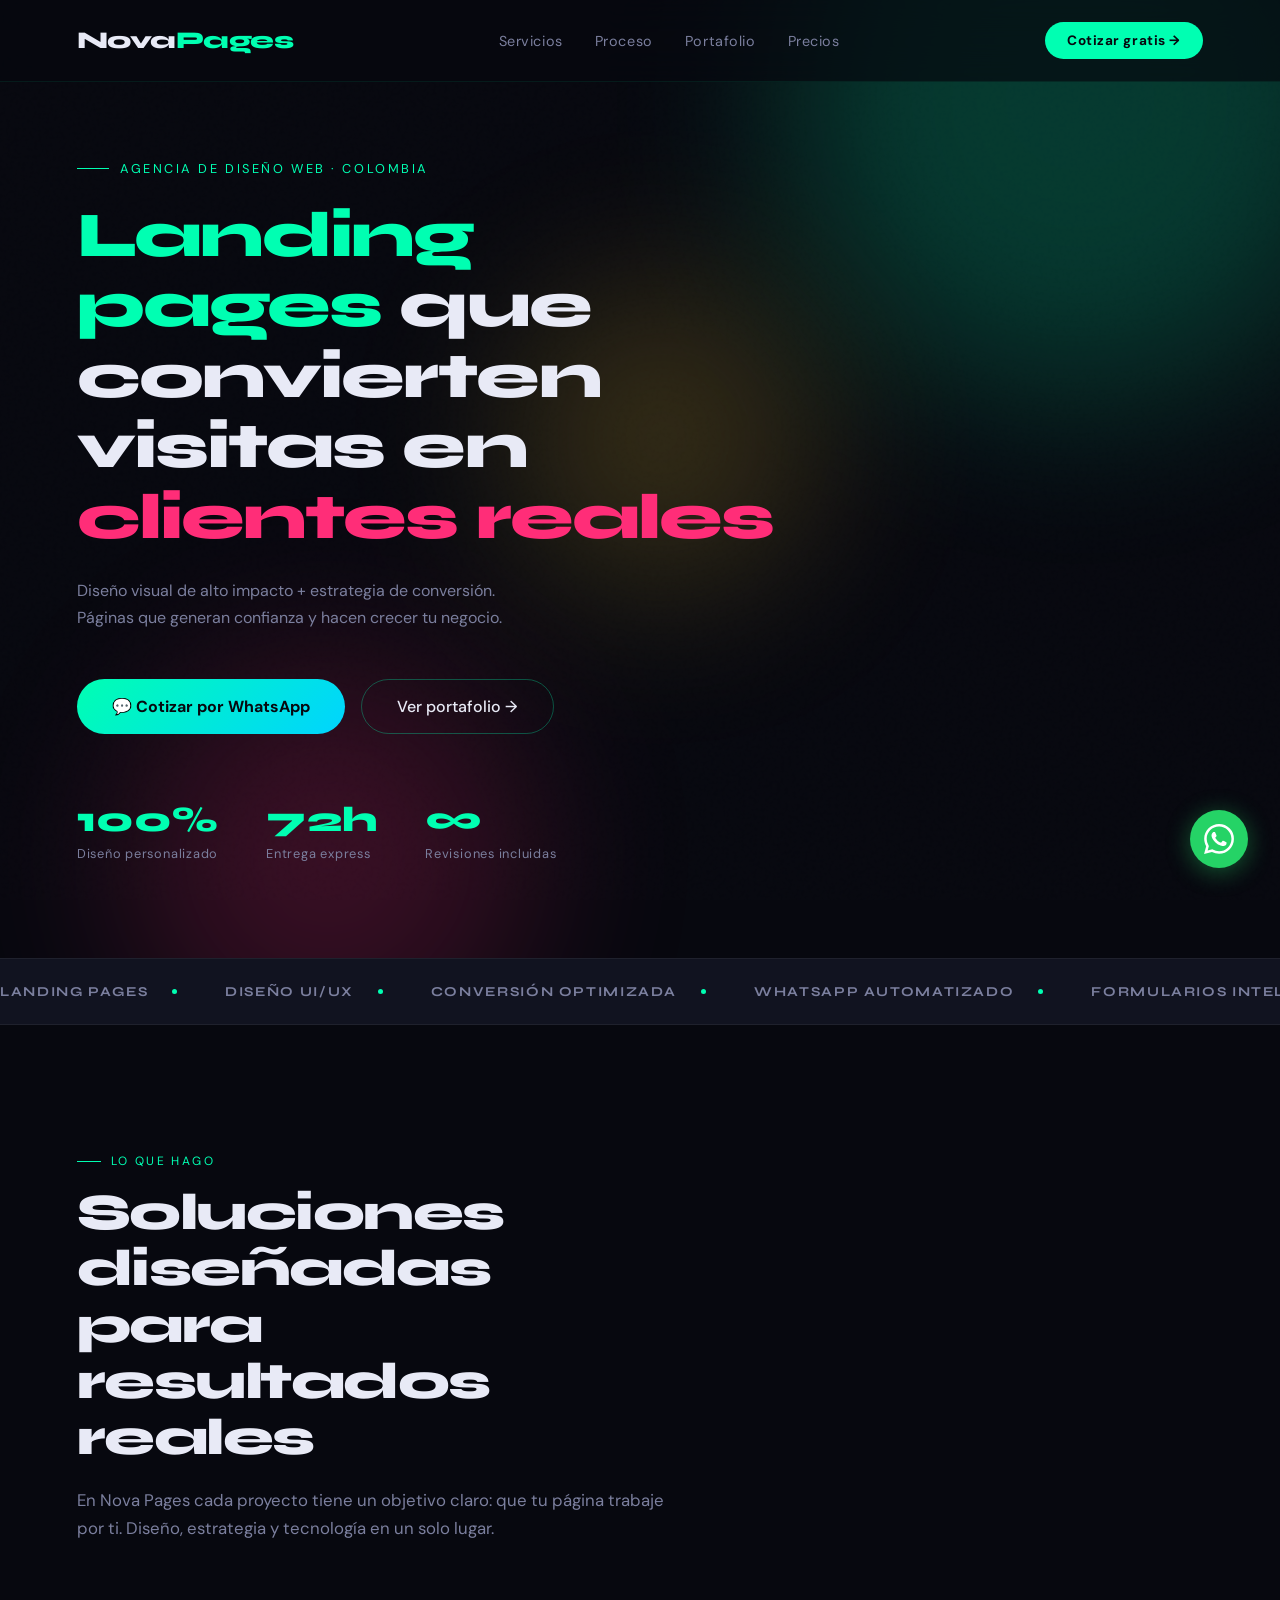
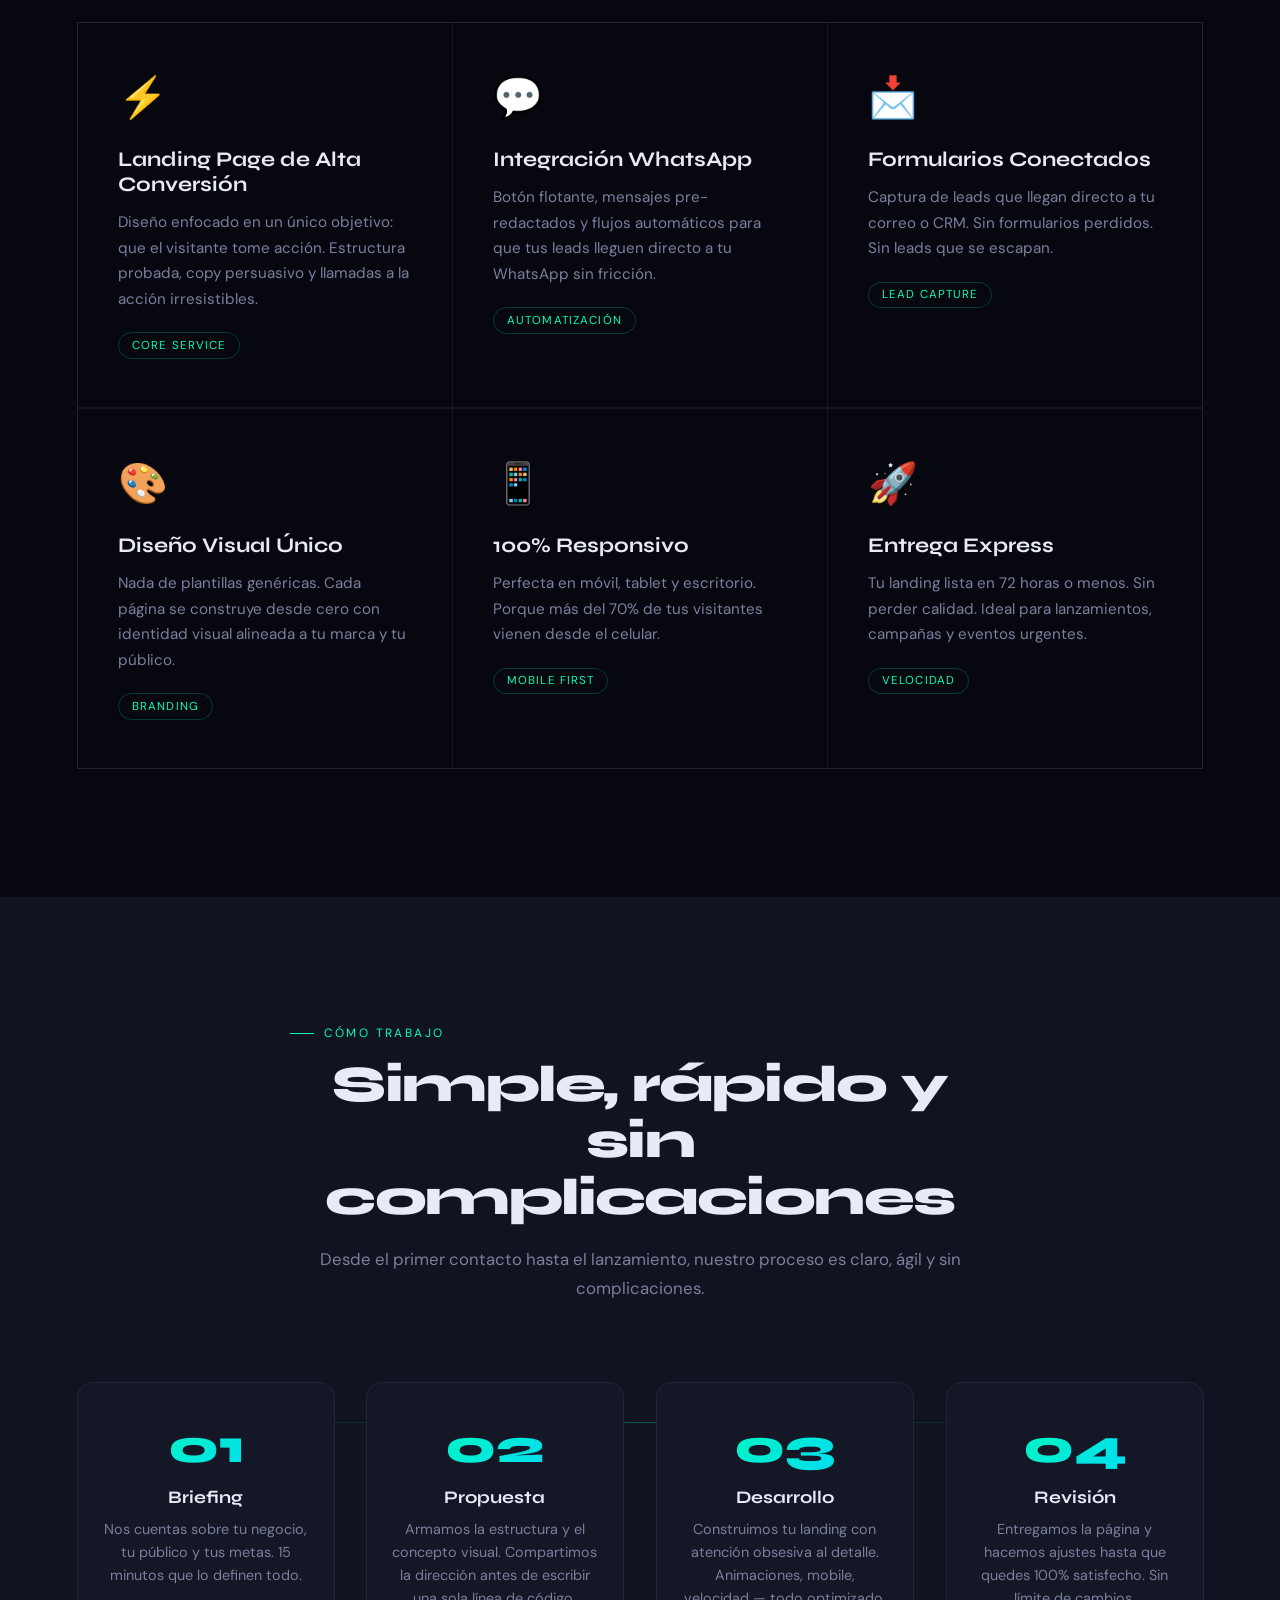
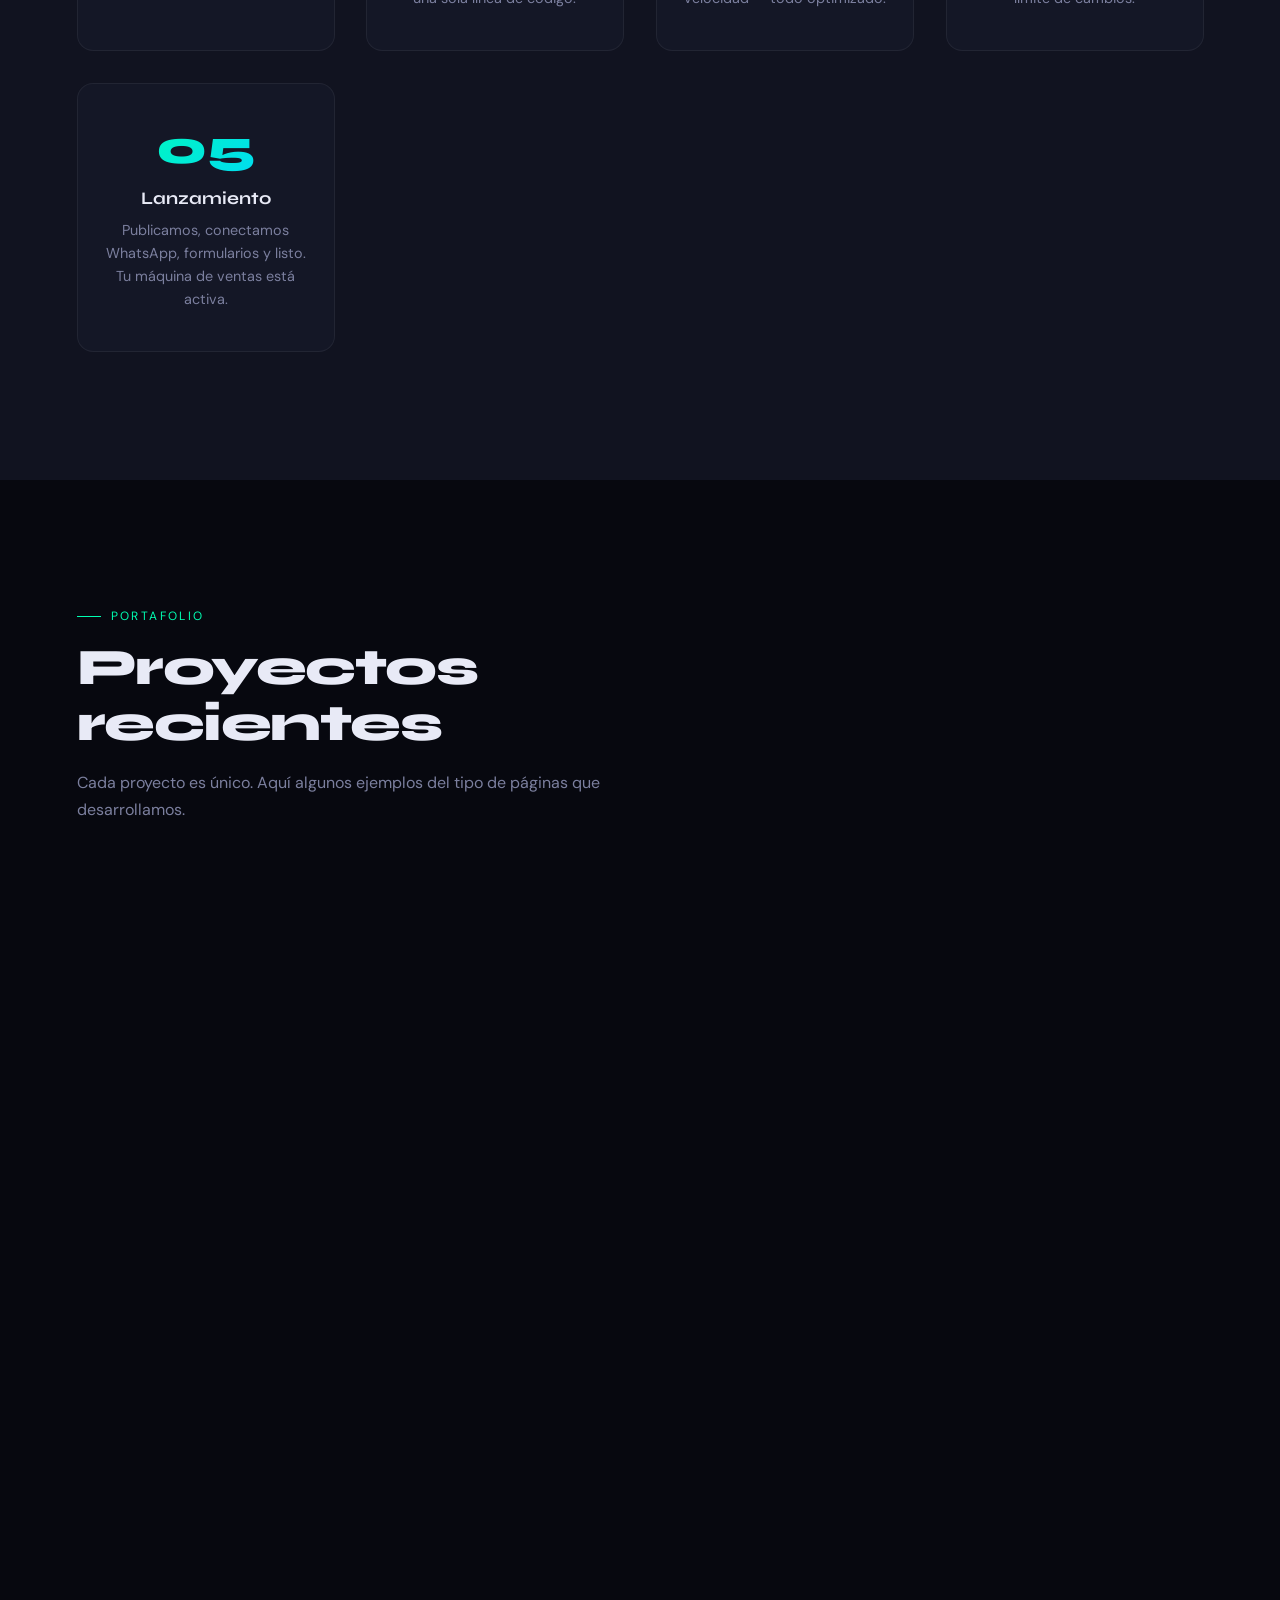
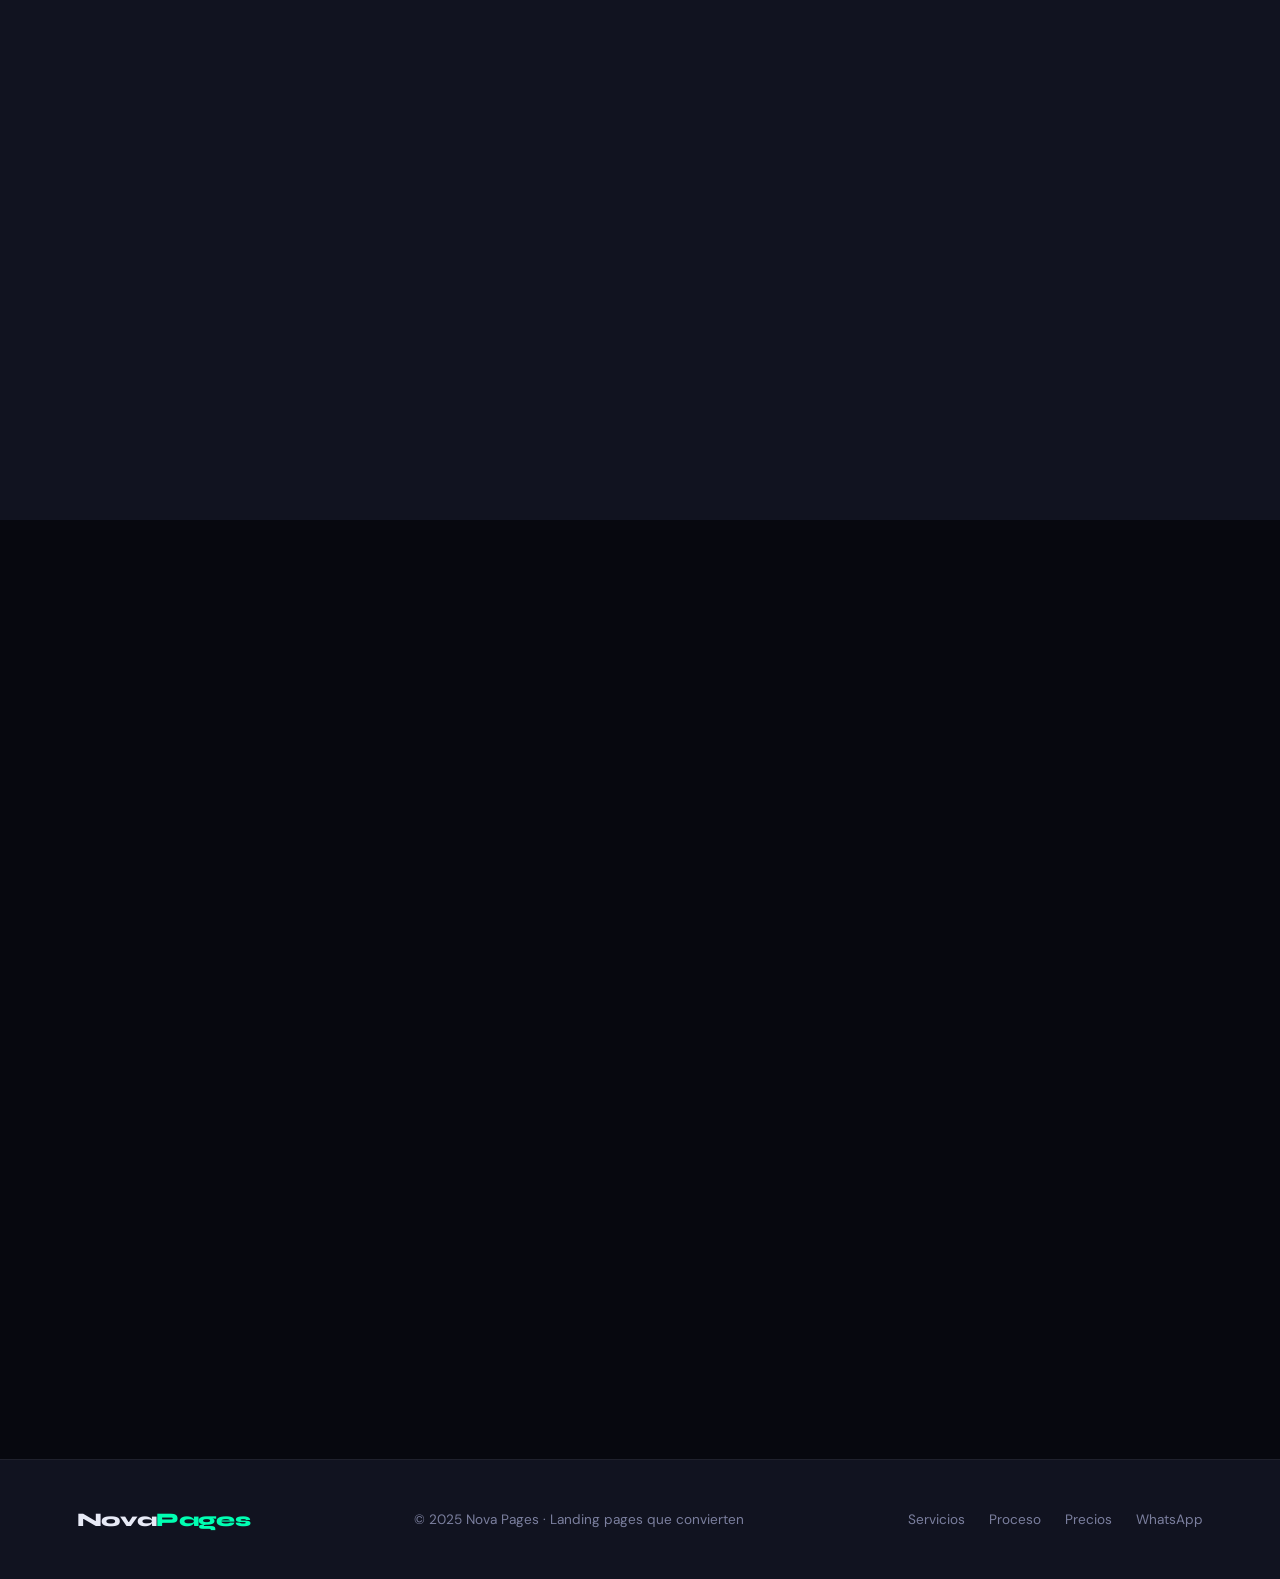
<file: nova-pages (3).html>
<!DOCTYPE html>
<html lang="es">
<head>
<meta charset="UTF-8">
<meta name="viewport" content="width=device-width, initial-scale=1.0">
<title>Nova Pages — Landing Pages que Convierten</title>
<link href="https://fonts.googleapis.com/css2?family=Syne:wght@400;700;800&family=DM+Sans:ital,opsz,wght@0,9..40,300;0,9..40,400;1,9..40,300&display=swap" rel="stylesheet">
<style>
  :root {
    --neon: #00FFB2;
    --electric: #FF2D78;
    --gold: #FFD13A;
    --deep: #07080F;
    --mid: #111320;
    --card: #141726;
    --text: #E8EAF6;
    --muted: #7B7F9E;
  }

  *, *::before, *::after { box-sizing: border-box; margin: 0; padding: 0; }

  html { scroll-behavior: smooth; cursor: none; }

  body {
    font-family: 'DM Sans', sans-serif;
    background: var(--deep);
    color: var(--text);
    overflow-x: hidden;
    cursor: none;
  }

  * { cursor: none !important; }
  @media (hover: none) and (pointer: coarse) {
    * { cursor: auto !important; }
    .cursor-dot, .cursor-ring { display: none !important; }
  }

  /* CURSOR */
  .cursor-dot {
    width: 8px; height: 8px;
    background: var(--neon);
    border-radius: 50%;
    position: fixed; top: 0; left: 0;
    pointer-events: none; z-index: 9999;
    transition: transform .1s;
  }
  .cursor-ring {
    width: 36px; height: 36px;
    border: 1.5px solid var(--neon);
    border-radius: 50%;
    position: fixed; top: 0; left: 0;
    pointer-events: none; z-index: 9998;
    transition: transform .18s ease, width .2s, height .2s, border-color .2s;
    opacity: .6;
  }
  body:hover .cursor-ring { opacity: 1; }

  /* NOISE OVERLAY */
  body::before {
    content: '';
    position: fixed; inset: 0;
    background-image: url("data:image/svg+xml,%3Csvg viewBox='0 0 256 256' xmlns='http://www.w3.org/2000/svg'%3E%3Cfilter id='noise'%3E%3CfeTurbulence type='fractalNoise' baseFrequency='0.9' numOctaves='4' stitchTiles='stitch'/%3E%3C/filter%3E%3Crect width='100%25' height='100%25' filter='url(%23noise)' opacity='0.04'/%3E%3C/svg%3E");
    pointer-events: none; z-index: 0; opacity: .4;
  }

  /* NAV */
  nav {
    position: fixed; top: 0; left: 0; right: 0; z-index: 100;
    display: flex; align-items: center; justify-content: space-between;
    padding: 1.4rem 6%;
    background: rgba(7,8,15,.7);
    backdrop-filter: blur(20px);
    border-bottom: 1px solid rgba(0,255,178,.08);
  }
  .logo {
    font-family: 'Syne', sans-serif;
    font-weight: 800; font-size: 1.5rem;
    letter-spacing: -.02em;
    color: var(--text);
  }
  .logo span { color: var(--neon); }
  .nav-links { display: flex; gap: 2rem; list-style: none; }
  .nav-links a {
    color: var(--muted); text-decoration: none;
    font-size: .9rem; letter-spacing: .04em;
    transition: color .2s;
  }
  .nav-links a:hover { color: var(--neon); }
  .nav-cta {
    background: var(--neon); color: var(--deep);
    font-weight: 700; font-size: .85rem;
    padding: .6rem 1.4rem; border-radius: 2rem;
    text-decoration: none; letter-spacing: .04em;
    transition: transform .2s, box-shadow .2s;
  }
  .nav-cta:hover { transform: scale(1.06); box-shadow: 0 0 24px rgba(0,255,178,.4); }

  /* HERO */
  .hero {
    min-height: 100vh;
    display: flex; flex-direction: column;
    justify-content: center; align-items: flex-start;
    padding: 10rem 6% 6rem;
    position: relative; overflow: hidden;
  }
  .hero-bg-orb {
    position: absolute; border-radius: 50%;
    filter: blur(90px); opacity: .2; pointer-events: none;
  }
  .orb1 { width: 600px; height: 600px; background: var(--neon); top: -200px; right: -100px; animation: float1 8s ease-in-out infinite; }
  .orb2 { width: 400px; height: 400px; background: var(--electric); bottom: -100px; left: 10%; animation: float2 10s ease-in-out infinite; }
  .orb3 { width: 300px; height: 300px; background: var(--gold); top: 30%; left: 40%; animation: float3 7s ease-in-out infinite; }

  @keyframes float1 { 0%,100%{transform:translate(0,0)} 50%{transform:translate(40px,-60px)} }
  @keyframes float2 { 0%,100%{transform:translate(0,0)} 50%{transform:translate(-30px,50px)} }
  @keyframes float3 { 0%,100%{transform:translate(0,0)} 50%{transform:translate(50px,30px)} }

  .hero-eyebrow {
    font-size: .8rem; letter-spacing: .2em; text-transform: uppercase;
    color: var(--neon); margin-bottom: 1.5rem;
    display: flex; align-items: center; gap: .7rem;
    opacity: 0; animation: fadeUp .8s .2s forwards;
  }
  .hero-eyebrow::before { content: ''; width: 2rem; height: 1px; background: var(--neon); }

  .hero h1 {
    font-family: 'Syne', sans-serif;
    font-size: clamp(2.2rem, 5vw, 4.2rem);
    font-weight: 800; line-height: 1.1;
    letter-spacing: -.03em;
    max-width: 700px;
    opacity: 0; animation: fadeUp .9s .35s forwards;
  }
  .hero h1 .accent { color: var(--neon); }
  .hero h1 .accent2 { color: var(--electric); }

  .hero-sub {
    max-width: 480px; margin-top: 1.5rem;
    font-size: 1rem; line-height: 1.7;
    color: var(--muted);
    opacity: 0; animation: fadeUp .9s .5s forwards;
  }

  .hero-actions {
    display: flex; gap: 1rem; margin-top: 3rem; flex-wrap: wrap;
    opacity: 0; animation: fadeUp .9s .65s forwards;
  }
  .btn-primary {
    background: linear-gradient(135deg, var(--neon), #00d4ff);
    color: var(--deep); font-weight: 700; font-size: 1rem;
    padding: 1rem 2.2rem; border-radius: 3rem;
    text-decoration: none; border: none; cursor: none;
    display: inline-flex; align-items: center; gap: .6rem;
    transition: transform .25s, box-shadow .25s;
  }
  .btn-primary:hover { transform: translateY(-3px); box-shadow: 0 16px 48px rgba(0,255,178,.35); }
  .btn-secondary {
    border: 1.5px solid rgba(0,255,178,.3); color: var(--text);
    padding: 1rem 2.2rem; border-radius: 3rem; text-decoration: none;
    font-size: 1rem; font-weight: 500;
    transition: border-color .2s, background .2s;
    cursor: none;
  }
  .btn-secondary:hover { border-color: var(--neon); background: rgba(0,255,178,.06); }

  .hero-stats {
    display: flex; gap: 3rem; margin-top: 4rem;
    opacity: 0; animation: fadeUp .9s .8s forwards;
  }
  .stat-num {
    font-family: 'Syne', sans-serif;
    font-size: 2.2rem; font-weight: 800; color: var(--neon);
  }
  .stat-label { font-size: .8rem; color: var(--muted); letter-spacing: .06em; margin-top: .2rem; }

  /* MARQUEE */
  .marquee-wrap {
    overflow: hidden; padding: 1.5rem 0;
    border-top: 1px solid rgba(255,255,255,.06);
    border-bottom: 1px solid rgba(255,255,255,.06);
    background: var(--mid);
  }
  .marquee-track {
    display: flex; gap: 3rem; width: max-content;
    animation: marquee 20s linear infinite;
  }
  .marquee-item {
    font-family: 'Syne', sans-serif;
    font-size: .85rem; font-weight: 700;
    letter-spacing: .12em; text-transform: uppercase;
    color: var(--muted); white-space: nowrap;
    display: flex; align-items: center; gap: 1.5rem;
  }
  .marquee-item .dot { width: 5px; height: 5px; background: var(--neon); border-radius: 50%; }
  @keyframes marquee { from{transform:translateX(0)} to{transform:translateX(-50%)} }

  /* SECTION BASE */
  section { position: relative; z-index: 1; }
  .section-label {
    font-size: .75rem; letter-spacing: .2em; text-transform: uppercase;
    color: var(--neon); margin-bottom: 1rem;
    display: flex; align-items: center; gap: .6rem;
  }
  .section-label::before { content: ''; width: 1.5rem; height: 1px; background: var(--neon); }
  .section-title {
    font-family: 'Syne', sans-serif;
    font-size: clamp(2rem, 4vw, 3.2rem);
    font-weight: 800; letter-spacing: -.03em;
    line-height: 1.1;
  }

  /* SERVICES */
  .services {
    padding: 8rem 6%;
    background: var(--deep);
  }
  .services-header { max-width: 600px; margin-bottom: 5rem; }
  .services-header p { color: var(--muted); font-size: 1.05rem; line-height: 1.7; margin-top: 1.2rem; }
  .services-grid {
    display: grid;
    grid-template-columns: repeat(3, 1fr);
    gap: 1.5px;
    background: rgba(255,255,255,.06);
    border: 1.5px solid rgba(255,255,255,.06);
  }
  .service-card {
    background: var(--deep);
    padding: 3rem 2.5rem;
    transition: background .3s;
    position: relative; overflow: hidden;
  }
  .service-card::after {
    content: '';
    position: absolute; bottom: 0; left: 0; right: 0; height: 2px;
    background: linear-gradient(90deg, var(--neon), var(--electric));
    transform: scaleX(0); transform-origin: left;
    transition: transform .4s ease;
  }
  .service-card:hover { background: var(--card); }
  .service-card:hover::after { transform: scaleX(1); }
  .service-icon {
    font-size: 2.5rem; margin-bottom: 1.5rem;
    display: block;
  }
  .service-card h3 {
    font-family: 'Syne', sans-serif;
    font-size: 1.3rem; font-weight: 700; margin-bottom: .8rem;
  }
  .service-card p { color: var(--muted); font-size: .95rem; line-height: 1.7; }
  .service-tag {
    display: inline-block; margin-top: 1.2rem;
    font-size: .72rem; letter-spacing: .1em; text-transform: uppercase;
    color: var(--neon); border: 1px solid rgba(0,255,178,.2);
    padding: .3rem .8rem; border-radius: 2rem;
  }

  /* PROCESS */
  .process {
    padding: 8rem 6%;
    background: var(--mid);
  }
  .process-header { text-align: center; max-width: 700px; margin: 0 auto 5rem; }
  .process-header p { color: var(--muted); font-size: 1.05rem; line-height: 1.7; margin-top: 1.2rem; }
  .process-steps {
    display: grid;
    grid-template-columns: repeat(auto-fit, minmax(220px, 1fr));
    gap: 2rem; position: relative;
  }
  .process-steps::before {
    content: '';
    position: absolute; top: 2.5rem; left: 10%; right: 10%; height: 1px;
    background: linear-gradient(90deg, transparent, var(--neon), transparent);
    opacity: .3;
  }
  .step {
    text-align: center; padding: 2.5rem 1.5rem;
    background: var(--card); border-radius: 1rem;
    border: 1px solid rgba(255,255,255,.06);
    transition: transform .3s, border-color .3s;
  }
  .step:hover { transform: translateY(-8px); border-color: rgba(0,255,178,.3); }
  .step-num {
    font-family: 'Syne', sans-serif;
    font-size: 3rem; font-weight: 800;
    background: linear-gradient(135deg, var(--neon), #00d4ff);
    -webkit-background-clip: text; -webkit-text-fill-color: transparent;
    line-height: 1;
  }
  .step h3 {
    font-family: 'Syne', sans-serif;
    font-size: 1.1rem; font-weight: 700; margin: 1rem 0 .6rem;
  }
  .step p { color: var(--muted); font-size: .9rem; line-height: 1.6; }

  /* PORTFOLIO */
  .portfolio {
    padding: 8rem 6%;
    background: var(--deep);
  }
  .portfolio-header { max-width: 600px; margin-bottom: 4rem; }
  .portfolio-header p { color: var(--muted); margin-top: 1rem; line-height: 1.7; }
  .portfolio-grid {
    display: grid;
    grid-template-columns: repeat(12, 1fr);
    gap: 1.5rem;
  }
  .portfolio-item {
    border-radius: 1rem; overflow: hidden;
    position: relative; cursor: none;
    border: 1px solid rgba(255,255,255,.06);
  }
  .portfolio-item:nth-child(1) { grid-column: span 7; }
  .portfolio-item:nth-child(2) { grid-column: span 5; }
  .portfolio-item:nth-child(3) { grid-column: span 5; }
  .portfolio-item:nth-child(4) { grid-column: span 7; }
  .portfolio-mock {
    height: 280px; display: flex; align-items: center; justify-content: center;
    font-family: 'Syne', sans-serif; font-size: 1.1rem; font-weight: 700;
    position: relative; overflow: hidden;
    transition: transform .5s;
  }
  .portfolio-item:hover .portfolio-mock { transform: scale(1.04); }
  .portfolio-mock-1 { background: linear-gradient(135deg, #0D1117, #1a0a2e); }
  .portfolio-mock-2 { background: linear-gradient(135deg, #0a1628, #0d3854); }
  .portfolio-mock-3 { background: linear-gradient(135deg, #1a0a0a, #3d0c0c); }
  .portfolio-mock-4 { background: linear-gradient(135deg, #0a1a0a, #0c3d14); }
  .mock-ui {
    position: absolute; inset: 0; padding: 1.5rem;
    display: flex; flex-direction: column; gap: .7rem;
  }
  .mock-bar { height: 6px; border-radius: 3px; background: rgba(255,255,255,.15); }
  .mock-bar.short { width: 40%; }
  .mock-bar.med { width: 65%; }
  .mock-bar.accent { background: var(--neon); width: 30%; height: 8px; }
  .mock-block {
    width: 100%; flex: 1;
    background: rgba(255,255,255,.05); border-radius: .5rem;
    display: flex; align-items: center; justify-content: center;
    font-size: 2rem;
  }
  .portfolio-overlay {
    position: absolute; inset: 0;
    background: rgba(7,8,15,.85);
    display: flex; flex-direction: column;
    align-items: center; justify-content: center;
    opacity: 0; transition: opacity .35s;
    gap: .5rem;
  }
  .portfolio-item:hover .portfolio-overlay { opacity: 1; }
  .portfolio-overlay span {
    font-family: 'Syne', sans-serif; font-weight: 700; font-size: 1.1rem;
  }
  .portfolio-overlay small { color: var(--muted); font-size: .85rem; }
  .coming-badge {
    background: rgba(255,213,58,.15); color: var(--gold);
    border: 1px solid rgba(255,213,58,.3);
    font-size: .7rem; letter-spacing: .1em; text-transform: uppercase;
    padding: .25rem .7rem; border-radius: 2rem;
  }

  /* PRICING */
  .pricing {
    padding: 8rem 6%;
    background: var(--mid);
  }
  .pricing-header { text-align: center; max-width: 600px; margin: 0 auto 5rem; }
  .pricing-header p { color: var(--muted); margin-top: 1rem; line-height: 1.7; }
  .pricing-grid {
    display: grid;
    grid-template-columns: repeat(auto-fit, minmax(280px, 1fr));
    gap: 1.5rem; max-width: 1000px; margin: 0 auto;
  }
  .price-card {
    background: var(--card);
    border: 1px solid rgba(255,255,255,.08);
    border-radius: 1.2rem; padding: 2.5rem;
    transition: transform .3s, border-color .3s;
    position: relative; overflow: hidden;
  }
  .price-card:hover { transform: translateY(-6px); }
  .price-card.featured {
    border-color: var(--neon);
    background: linear-gradient(135deg, rgba(0,255,178,.05), var(--card));
  }
  .price-card.featured::before {
    content: 'MÁS POPULAR';
    position: absolute; top: 1.2rem; right: 1.2rem;
    font-size: .65rem; letter-spacing: .12em;
    background: var(--neon); color: var(--deep);
    padding: .25rem .7rem; border-radius: 2rem; font-weight: 700;
  }
  .price-tier {
    font-family: 'Syne', sans-serif; font-size: .8rem;
    font-weight: 700; letter-spacing: .15em; text-transform: uppercase;
    color: var(--muted); margin-bottom: 1rem;
  }
  .price-amount {
    font-family: 'Syne', sans-serif; font-size: 2rem;
    font-weight: 800; line-height: 1; margin-bottom: .4rem; color: #FFFFFF;
  }
  .price-amount span { font-size: 1.2rem; color: var(--muted); }

  .price-desde { font-size: .75rem; color: var(--muted); font-weight: 400; letter-spacing: .05em; text-transform: uppercase; }
  .price-num { font-family: 'Syne', sans-serif; font-size: 2.4rem; font-weight: 800; line-height: 1.1; color: #FFFFFF !important; }
  @media (max-width: 900px) { .price-num { font-size: 1.8rem; color: #FFFFFF !important; } }

  .price-desc { color: var(--muted); font-size: .9rem; margin-bottom: 2rem; }
  .price-features { list-style: none; display: flex; flex-direction: column; gap: .8rem; margin-bottom: 2rem; }
  .price-features li {
    font-size: .9rem; color: var(--text);
    display: flex; align-items: center; gap: .6rem;
  }
  .price-features li::before {
    content: '✓'; color: var(--neon);
    font-weight: 700; font-size: .9rem;
    flex-shrink: 0;
  }
  .price-btn {
    display: block; text-align: center; text-decoration: none;
    padding: .9rem; border-radius: 2rem;
    font-weight: 700; font-size: .9rem;
    transition: transform .2s, box-shadow .2s; cursor: none;
  }
  .price-btn.outlined {
    border: 1.5px solid rgba(255,255,255,.2); color: var(--text);
  }
  .price-btn.outlined:hover { border-color: var(--neon); }
  .price-btn.filled {
    background: linear-gradient(135deg, var(--neon), #00d4ff);
    color: var(--deep);
  }
  .price-btn.filled:hover { transform: translateY(-2px); box-shadow: 0 12px 30px rgba(0,255,178,.3); }

  /* CONTACT */
  .contact {
    padding: 8rem 6%;
    background: var(--deep);
    display: grid; grid-template-columns: 1fr 1fr; gap: 6rem;
    align-items: start;
  }
  .contact-info h2 {
    font-family: 'Syne', sans-serif;
    font-size: clamp(2rem, 4vw, 3rem);
    font-weight: 800; letter-spacing: -.03em;
    line-height: 1.1; margin-bottom: 1.5rem;
  }
  .contact-info p { color: var(--muted); font-size: 1rem; line-height: 1.8; margin-bottom: 2.5rem; }
  .contact-channels { display: flex; flex-direction: column; gap: 1rem; }
  .channel {
    display: flex; align-items: center; gap: 1rem;
    padding: 1.2rem 1.5rem;
    background: var(--card); border-radius: .8rem;
    border: 1px solid rgba(255,255,255,.06);
    text-decoration: none; color: var(--text);
    transition: border-color .2s, transform .2s;
    cursor: none;
  }
  .channel:hover { border-color: var(--neon); transform: translateX(6px); }
  .channel-icon { font-size: 1.5rem; }
  .channel-label { font-size: .75rem; color: var(--muted); }
  .channel-value { font-weight: 600; font-size: .95rem; }

  /* FORM */
  .contact-form {
    background: var(--card);
    border: 1px solid rgba(255,255,255,.08);
    border-radius: 1.2rem; padding: 2.5rem;
  }
  .contact-form h3 {
    font-family: 'Syne', sans-serif; font-size: 1.4rem;
    font-weight: 700; margin-bottom: 2rem;
  }
  .form-group { margin-bottom: 1.4rem; }
  .form-group label {
    display: block; font-size: .8rem;
    letter-spacing: .08em; text-transform: uppercase;
    color: var(--muted); margin-bottom: .5rem;
  }
  .form-group input,
  .form-group select,
  .form-group textarea {
    width: 100%; background: var(--deep);
    border: 1px solid rgba(255,255,255,.1);
    border-radius: .6rem; padding: .9rem 1.1rem;
    color: var(--text); font-family: 'DM Sans', sans-serif;
    font-size: .95rem; outline: none; cursor: none;
    transition: border-color .2s;
    resize: vertical;
  }
  .form-group input:focus,
  .form-group select:focus,
  .form-group textarea:focus { border-color: var(--neon); }
  .form-group select option { background: var(--card); }
  .form-row { display: grid; grid-template-columns: 1fr 1fr; gap: 1rem; }
  .form-submit {
    width: 100%; padding: 1rem;
    background: linear-gradient(135deg, var(--neon), #00d4ff);
    color: var(--deep); font-weight: 700; font-size: 1rem;
    border: none; border-radius: 2rem; cursor: none;
    display: flex; align-items: center; justify-content: center; gap: .6rem;
    transition: transform .2s, box-shadow .2s;
    font-family: 'DM Sans', sans-serif;
  }
  .form-submit:hover { transform: translateY(-2px); box-shadow: 0 12px 32px rgba(0,255,178,.35); }
  .form-note { text-align: center; color: var(--muted); font-size: .8rem; margin-top: .8rem; }

  /* FOOTER */
  footer {
    background: var(--mid);
    border-top: 1px solid rgba(255,255,255,.06);
    padding: 3rem 6%;
    display: flex; align-items: center; justify-content: space-between;
    flex-wrap: wrap; gap: 1.5rem;
  }
  footer .logo { font-size: 1.2rem; }
  footer p { color: var(--muted); font-size: .85rem; }
  .footer-links { display: flex; gap: 1.5rem; }
  .footer-links a { color: var(--muted); text-decoration: none; font-size: .85rem; transition: color .2s; }
  .footer-links a:hover { color: var(--neon); }

  /* WA FLOAT */
  .wa-float {
    position: fixed; bottom: 2rem; right: 2rem; z-index: 200;
    width: 58px; height: 58px;
    background: #25D366; border-radius: 50%;
    display: flex; align-items: center; justify-content: center;
    text-decoration: none; cursor: none;
    box-shadow: 0 4px 24px rgba(37,211,102,.4);
    animation: waPulse 2.5s ease-in-out infinite;
    transition: transform .2s;
  }
  .wa-float:hover { transform: scale(1.12); }
  @keyframes waPulse {
    0%,100%{box-shadow:0 4px 24px rgba(37,211,102,.4)}
    50%{box-shadow:0 4px 40px rgba(37,211,102,.7)}
  }
  .wa-float svg { width: 30px; height: 30px; fill: #fff; }
  .wa-tooltip {
    position: absolute; right: 70px;
    background: var(--card); color: var(--text);
    font-size: .78rem; white-space: nowrap;
    padding: .4rem .9rem; border-radius: .5rem;
    border: 1px solid rgba(255,255,255,.08);
    opacity: 0; pointer-events: none;
    transition: opacity .2s; transform: translateY(-50%); top: 50%;
  }
  .wa-float:hover .wa-tooltip { opacity: 1; }

  /* SCROLL REVEAL */
  .reveal {
    opacity: 0; transform: translateY(30px);
    transition: opacity .6s ease, transform .6s ease;
    will-change: opacity, transform;
  }
  .reveal.visible { opacity: 1 !important; transform: translateY(0) !important; }

  /* ANIMATIONS */
  @keyframes fadeUp {
    from { opacity: 0; transform: translateY(30px); }
    to { opacity: 1; transform: translateY(0); }
  }

  /* RESPONSIVE */
  @media (max-width: 900px) {
    .portfolio-item:nth-child(1),
    .portfolio-item:nth-child(2),
    .portfolio-item:nth-child(3),
    .portfolio-item:nth-child(4) { grid-column: span 12; }
    .contact { grid-template-columns: 1fr; gap: 3rem; }
    .nav-links { display: none; }
    .process-steps::before { display: none; }
    /* Nav smaller on mobile */
    .logo { font-size: 1.1rem; }
    .nav-cta { font-size: .75rem; padding: .45rem 1rem; }
    nav { padding: 1rem 4%; }
    /* Hero more compact */
    .hero { padding: 7rem 5% 4rem; }
    .hero-stats { margin-top: 2rem; gap: 1.5rem; }
    .hero-actions { margin-top: 2rem; }
    .hero-sub { margin-top: 1rem; }
    /* Sections less tall */
    .services { padding: 5rem 5%; }
    .process { padding: 5rem 5%; }
    .portfolio { padding: 5rem 5%; }
    .pricing { padding: 5rem 5%; }
    .contact { padding: 5rem 5%; }
    /* Dental demo - fix empty sides */
    .portfolio-mock-dental { background: #0a2540; }
    .demo-dental-wrap { transform: none; }
  }
  @media (max-width: 600px) {
    .hero-stats { gap: 1.5rem; }
    .form-row { grid-template-columns: 1fr; }
    footer { flex-direction: column; text-align: center; }
    .footer-links { justify-content: center; }
    /* Hero title smaller on small phones */
    .hero h1 { font-size: clamp(1.8rem, 7vw, 2.8rem); }
    .btn-primary, .btn-secondary { width: 100%; justify-content: center; text-align: center; }
    /* Cards in services 1 col */
    .services-grid { grid-template-columns: 1fr !important; }
    /* Process steps smaller */
    .step { padding: 1.5rem 1rem; }
  }

  /* SUCCESS MSG */
  .success-msg {
    display: none; text-align: center; padding: 2rem;
    color: var(--neon);
  }
  .success-msg .check { font-size: 3rem; margin-bottom: 1rem; }
  .success-msg h4 { font-family: 'Syne', sans-serif; font-size: 1.3rem; margin-bottom: .5rem; }
  .success-msg p { color: var(--muted); font-size: .9rem; }

  /* PORTFOLIO DEMOS */
  .portfolio-grid {
    display: grid;
    grid-template-columns: repeat(2, 1fr);
    gap: 1.5rem;
  }
  .portfolio-item {
    border-radius: 1rem; overflow: hidden;
    border: 1px solid rgba(255,255,255,.08);
    background: transparent;
    transition: transform .3s, border-color .3s;
  }
  .portfolio-item:hover { transform: translateY(-6px); border-color: rgba(0,255,178,.25); }
  .portfolio-mock { height: 320px; overflow: hidden; position: relative; width: 100%; }
  .portfolio-label {
    padding: 1rem 1.2rem;
    display: flex; align-items: center; justify-content: space-between;
    border-top: 1px solid rgba(255,255,255,.06);
  }
  .portfolio-name { font-family: 'Syne', sans-serif; font-weight: 700; font-size: .95rem; }
  .portfolio-type { font-size: .75rem; color: var(--muted); }

  /* ── DENTAL ── sidebar layout, azul clínico */
  .portfolio-mock-dental { background: #0a2540; }
  .demo-dental-wrap { display: flex; height: 100%; width: 100%; font-family: 'DM Sans', sans-serif; }
  .demo-dental-sidebar {
    width: 30%; background: #0a2540; padding: .8rem .6rem;
    display: flex; flex-direction: column; gap: .8rem;
  }
  .demo-dental-logo { color: #4FC3F7; font-weight: 800; font-size: .75rem; }
  .demo-dental-menu { display: flex; flex-direction: column; gap: .3rem; flex: 1; }
  .dmenu-item { font-size: .62rem; color: rgba(255,255,255,.45); padding: .3rem .5rem; border-radius: .3rem; }
  .dmenu-item.active { background: rgba(79,195,247,.15); color: #4FC3F7; font-weight: 600; }
  .demo-dental-contact { font-size: .55rem; color: rgba(255,255,255,.3); border-top: 1px solid rgba(255,255,255,.1); padding-top: .5rem; }
  .demo-dental-main { flex: 1; display: flex; flex-direction: column; background: #f0f8ff; min-width: 0; }
  .demo-dental-hero { flex: 1; padding: 1rem .8rem; display: flex; flex-direction: column; gap: .4rem; }
  .ddh-badge { font-size: .6rem; background: rgba(79,195,247,.15); color: #0077b6; border: 1px solid rgba(0,119,182,.2); padding: .2rem .5rem; border-radius: 2rem; width: fit-content; font-weight: 600; }
  .ddh-title { font-family: 'Syne', sans-serif; font-size: 1.1rem; font-weight: 800; color: #0a2540; line-height: 1.2; }
  .ddh-title em { color: #0077b6; font-style: normal; }
  .ddh-sub { font-size: .6rem; color: #4a6785; }
  .ddh-btn { margin-top: .3rem; background: #0077b6; color: #fff; font-size: .62rem; font-weight: 700; padding: .4rem .8rem; border-radius: 2rem; width: fit-content; }
  .demo-dental-cards { display: flex; gap: .4rem; padding: .6rem .8rem; background: #fff; border-top: 1px solid #dbeafe; }
  .ddc { flex: 1; text-align: center; font-size: .9rem; background: #f0f8ff; border-radius: .4rem; padding: .4rem .2rem; border: 1px solid #dbeafe; }
  .ddc small { font-size: .5rem; color: #4a6785; display: block; margin-top: .2rem; }

  /* ── FITNESS ── bold dark, layout campaña centrado */
  .portfolio-mock-fitness { background: #0d0d0d; }
  .demo-fitness-wrap { height: 100%; width: 100%; display: flex; flex-direction: column; font-family: 'DM Sans', sans-serif; background: radial-gradient(ellipse at 70% 0%, rgba(255,107,53,.18) 0%, transparent 60%), #0d0d0d; }
  .demo-fit-topbar { display: flex; align-items: center; justify-content: space-between; padding: .7rem 1rem; border-bottom: 2px solid #FF6B35; }
  .demo-fit-topbtn { font-size: .62rem; font-weight: 700; background: #FF6B35; color: #fff; padding: .25rem .7rem; border-radius: 2rem; }
  .demo-fit-center { flex: 1; display: flex; flex-direction: column; align-items: center; justify-content: center; padding: .8rem 1rem; text-align: center; gap: .4rem; }
  .demo-fit-tag { font-size: .55rem; letter-spacing: .2em; color: #FF6B35; font-weight: 800; border: 1px solid rgba(255,107,53,.3); padding: .2rem .6rem; border-radius: 2rem; width: fit-content; }
  .demo-fit-title { font-family: 'Syne', sans-serif; font-size: 1.6rem; font-weight: 800; color: #fff; line-height: 1.05; letter-spacing: -.02em; }
  .demo-fit-sub { font-size: .6rem; color: rgba(255,255,255,.45); }
  .demo-fit-cta { background: linear-gradient(135deg, #FF6B35, #ff9a00); color: #fff; font-size: .65rem; font-weight: 700; padding: .45rem 1rem; border-radius: 2rem; margin-top: .2rem; }
  .demo-fit-stats { display: flex; align-items: center; padding: .6rem 1rem; border-top: 1px solid rgba(255,107,53,.15); background: rgba(0,0,0,.4); }
  .demo-fit-stat { flex: 1; text-align: center; }
  .demo-fit-stat strong { display: block; font-size: .85rem; color: #FF6B35; font-family: 'Syne', sans-serif; }
  .demo-fit-stat small { font-size: .5rem; color: rgba(255,255,255,.35); }
  .demo-fit-divider { width: 1px; height: 24px; background: rgba(255,107,53,.2); }

  /* ── RESTAURANTE ── cálido, layout horizontal tipo revista */
  .portfolio-mock-resto { background: #1a0800; }
  .demo-resto-wrap { height: 100%; width: 100%; display: flex; flex-direction: column; font-family: 'DM Sans', sans-serif; background: linear-gradient(160deg, #1a0800, #0d0400); }
  .demo-resto-header { display: flex; align-items: center; justify-content: space-between; padding: .6rem 1rem; border-bottom: 1px solid rgba(245,158,11,.15); }
  .demo-resto-logo { color: #F59E0B; font-weight: 800; font-size: .9rem; }
  .demo-resto-tagline { font-size: .55rem; color: rgba(255,255,255,.3); font-style: italic; }
  .demo-resto-hero { flex: 1; display: flex; align-items: center; gap: .8rem; padding: .8rem 1rem; }
  .demo-resto-plate { font-size: 3.5rem; filter: drop-shadow(0 4px 16px rgba(245,158,11,.3)); flex-shrink: 0; }
  .demo-resto-info { flex: 1; display: flex; flex-direction: column; gap: .4rem; }
  .dresto-tag { font-size: .58rem; color: #F59E0B; font-weight: 600; }
  .dresto-title { font-family: 'Syne', sans-serif; font-size: 1.2rem; font-weight: 800; color: #fff; line-height: 1.15; }
  .dresto-title span { color: #F59E0B; }
  .dresto-btns { display: flex; gap: .4rem; flex-wrap: wrap; }
  .dresto-btn-main { font-size: .62rem; font-weight: 700; background: #F59E0B; color: #1a0800; padding: .35rem .7rem; border-radius: 2rem; }
  .dresto-btn-sec { font-size: .62rem; font-weight: 600; border: 1px solid rgba(245,158,11,.3); color: #F59E0B; padding: .35rem .7rem; border-radius: 2rem; }
  .demo-resto-footer { display: flex; justify-content: space-around; padding: .5rem .8rem; border-top: 1px solid rgba(245,158,11,.1); background: rgba(0,0,0,.3); }
  .demo-resto-footer span { font-size: .52rem; color: rgba(255,255,255,.4); }

  /* ── CONSULTORÍA ── claro corporativo, layout split con métricas */
  .portfolio-mock-consult { background: #f8fafc; }
  .demo-consult-wrap { height: 100%; width: 100%; display: flex; flex-direction: column; font-family: 'DM Sans', sans-serif; background: #f8fafc; }
  .demo-consult-nav { display: flex; align-items: center; gap: .5rem; padding: .6rem .8rem; background: #fff; border-bottom: 1px solid #e2e8f0; box-shadow: 0 1px 4px rgba(0,0,0,.05); }
  .demo-consult-brand { font-weight: 800; font-size: .8rem; color: #1e293b; flex: 1; }
  .demo-consult-links { display: flex; gap: .6rem; }
  .demo-consult-links span { font-size: .55rem; color: #64748b; }
  .demo-consult-navbtn { font-size: .6rem; font-weight: 700; background: #6366F1; color: #fff; padding: .25rem .6rem; border-radius: 2rem; }
  .demo-consult-body { flex: 1; display: flex; gap: .5rem; padding: .8rem; }
  .demo-consult-left { flex: 1; display: flex; flex-direction: column; gap: .4rem; }
  .dcl-eyebrow { font-size: .55rem; letter-spacing: .1em; text-transform: uppercase; color: #6366F1; font-weight: 700; }
  .dcl-title { font-family: 'Syne', sans-serif; font-size: 1.05rem; font-weight: 800; color: #0f172a; line-height: 1.2; }
  .dcl-title span { color: #6366F1; }
  .dcl-sub { font-size: .58rem; color: #64748b; }
  .dcl-btn { background: #6366F1; color: #fff; font-size: .6rem; font-weight: 700; padding: .35rem .7rem; border-radius: 2rem; width: fit-content; margin-top: .2rem; }
  .dcl-trust { display: flex; flex-direction: column; gap: .25rem; margin-top: auto; }
  .dcl-trust-item { font-size: .55rem; color: #475569; }
  .demo-consult-right { display: flex; flex-direction: column; gap: .4rem; width: 38%; }
  .dcr-card { background: #fff; border: 1px solid #e2e8f0; border-radius: .5rem; padding: .6rem; text-align: center; box-shadow: 0 2px 8px rgba(0,0,0,.06); }
  .dcr-card.accent-card { background: #6366F1; border-color: #6366F1; }
  .dcr-num { font-family: 'Syne', sans-serif; font-size: 1.3rem; font-weight: 800; color: #0f172a; }
  .accent-card .dcr-num { color: #fff; }
  .dcr-label { font-size: .52rem; color: #64748b; line-height: 1.4; }
  .accent-card .dcr-label { color: rgba(255,255,255,.7); }

  @media (max-width: 700px) { .portfolio-grid { grid-template-columns: 1fr; } }
  @media (max-width: 900px) {
    .services-grid { grid-template-columns: repeat(2, 1fr) !important; }
  }
  @media (max-width: 560px) {
    .services-grid { grid-template-columns: 1fr !important; }
  }
</style>
</head>
<body>

<!-- CURSOR -->
<div class="cursor-dot" id="cursorDot"></div>
<div class="cursor-ring" id="cursorRing"></div>

<!-- NAV -->
<nav>
  <div class="logo">Nova<span>Pages</span></div>
  <ul class="nav-links">
    <li><a href="#servicios">Servicios</a></li>
    <li><a href="#proceso">Proceso</a></li>
    <li><a href="#portafolio">Portafolio</a></li>
    <li><a href="#precios">Precios</a></li>
  </ul>
  <a href="#contacto" class="nav-cta">Cotizar gratis →</a>
</nav>

<!-- HERO -->
<section class="hero">
  <div class="hero-bg-orb orb1"></div>
  <div class="hero-bg-orb orb2"></div>
  <div class="hero-bg-orb orb3"></div>

  <div class="hero-eyebrow">Agencia de diseño web · Colombia</div>

  <h1>
    <span class="accent">Landing pages</span> que convierten<br>visitas en <span class="accent2">clientes reales</span>
  </h1>

  <p class="hero-sub">
    Diseño visual de alto impacto + estrategia de conversión.<br>
    Páginas que generan confianza y hacen crecer tu negocio.
  </p>

  <div class="hero-actions">
    <a href="https://wa.me/573138052060?text=Hola%2C%20quiero%20cotizar%20una%20landing%20page%20con%20Nova%20Pages%20🚀" target="_blank" class="btn-primary">
      💬 Cotizar por WhatsApp
    </a>
    <a href="#portafolio" class="btn-secondary">Ver portafolio →</a>
  </div>

  <div class="hero-stats">
    <div>
      <div class="stat-num">100%</div>
      <div class="stat-label">Diseño personalizado</div>
    </div>
    <div>
      <div class="stat-num">72h</div>
      <div class="stat-label">Entrega express</div>
    </div>
    <div>
      <div class="stat-num">∞</div>
      <div class="stat-label">Revisiones incluidas</div>
    </div>
  </div>
</section>

<!-- MARQUEE -->
<div class="marquee-wrap">
  <div class="marquee-track">
    <div class="marquee-item"><span>Landing Pages</span><span class="dot"></span></div>
    <div class="marquee-item"><span>Diseño UI/UX</span><span class="dot"></span></div>
    <div class="marquee-item"><span>Conversión Optimizada</span><span class="dot"></span></div>
    <div class="marquee-item"><span>WhatsApp Automatizado</span><span class="dot"></span></div>
    <div class="marquee-item"><span>Formularios Inteligentes</span><span class="dot"></span></div>
    <div class="marquee-item"><span>Diseño Responsivo</span><span class="dot"></span></div>
    <div class="marquee-item"><span>SEO Básico</span><span class="dot"></span></div>
    <div class="marquee-item"><span>Entrega Rápida</span><span class="dot"></span></div>
    <!-- Duplicate for seamless loop -->
    <div class="marquee-item"><span>Landing Pages</span><span class="dot"></span></div>
    <div class="marquee-item"><span>Diseño UI/UX</span><span class="dot"></span></div>
    <div class="marquee-item"><span>Conversión Optimizada</span><span class="dot"></span></div>
    <div class="marquee-item"><span>WhatsApp Automatizado</span><span class="dot"></span></div>
    <div class="marquee-item"><span>Formularios Inteligentes</span><span class="dot"></span></div>
    <div class="marquee-item"><span>Diseño Responsivo</span><span class="dot"></span></div>
    <div class="marquee-item"><span>SEO Básico</span><span class="dot"></span></div>
    <div class="marquee-item"><span>Entrega Rápida</span><span class="dot"></span></div>
  </div>
</div>

<!-- SERVICES -->
<section class="services" id="servicios">
  <div class="services-header reveal">
    <div class="section-label">Lo que hago</div>
    <h2 class="section-title">Soluciones diseñadas<br>para resultados reales</h2>
    <p>En Nova Pages cada proyecto tiene un objetivo claro: que tu página trabaje por ti. Diseño, estrategia y tecnología en un solo lugar.</p>
  </div>

  <div class="services-grid">
    <div class="service-card reveal">
      <span class="service-icon">⚡</span>
      <h3>Landing Page de Alta Conversión</h3>
      <p>Diseño enfocado en un único objetivo: que el visitante tome acción. Estructura probada, copy persuasivo y llamadas a la acción irresistibles.</p>
      <span class="service-tag">Core service</span>
    </div>
    <div class="service-card reveal">
      <span class="service-icon">💬</span>
      <h3>Integración WhatsApp</h3>
      <p>Botón flotante, mensajes pre-redactados y flujos automáticos para que tus leads lleguen directo a tu WhatsApp sin fricción.</p>
      <span class="service-tag">Automatización</span>
    </div>
    <div class="service-card reveal">
      <span class="service-icon">📩</span>
      <h3>Formularios Conectados</h3>
      <p>Captura de leads que llegan directo a tu correo o CRM. Sin formularios perdidos. Sin leads que se escapan.</p>
      <span class="service-tag">Lead capture</span>
    </div>
    <div class="service-card reveal">
      <span class="service-icon">🎨</span>
      <h3>Diseño Visual Único</h3>
      <p>Nada de plantillas genéricas. Cada página se construye desde cero con identidad visual alineada a tu marca y tu público.</p>
      <span class="service-tag">Branding</span>
    </div>
    <div class="service-card reveal">
      <span class="service-icon">📱</span>
      <h3>100% Responsivo</h3>
      <p>Perfecta en móvil, tablet y escritorio. Porque más del 70% de tus visitantes vienen desde el celular.</p>
      <span class="service-tag">Mobile first</span>
    </div>
    <div class="service-card reveal">
      <span class="service-icon">🚀</span>
      <h3>Entrega Express</h3>
      <p>Tu landing lista en 72 horas o menos. Sin perder calidad. Ideal para lanzamientos, campañas y eventos urgentes.</p>
      <span class="service-tag">Velocidad</span>
    </div>
  </div>
</section>

<!-- PROCESS -->
<section class="process" id="proceso">
  <div class="process-header reveal">
    <div class="section-label">Cómo trabajo</div>
    <h2 class="section-title">Simple, rápido y sin complicaciones</h2>
    <p>Desde el primer contacto hasta el lanzamiento, nuestro proceso es claro, ágil y sin complicaciones.</p>
  </div>

  <div class="process-steps">
    <div class="step reveal">
      <div class="step-num">01</div>
      <h3>Briefing</h3>
      <p>Nos cuentas sobre tu negocio, tu público y tus metas. 15 minutos que lo definen todo.</p>
    </div>
    <div class="step reveal">
      <div class="step-num">02</div>
      <h3>Propuesta</h3>
      <p>Armamos la estructura y el concepto visual. Compartimos la dirección antes de escribir una sola línea de código.</p>
    </div>
    <div class="step reveal">
      <div class="step-num">03</div>
      <h3>Desarrollo</h3>
      <p>Construimos tu landing con atención obsesiva al detalle. Animaciones, mobile, velocidad — todo optimizado.</p>
    </div>
    <div class="step reveal">
      <div class="step-num">04</div>
      <h3>Revisión</h3>
      <p>Entregamos la página y hacemos ajustes hasta que quedes 100% satisfecho. Sin límite de cambios.</p>
    </div>
    <div class="step reveal">
      <div class="step-num">05</div>
      <h3>Lanzamiento</h3>
      <p>Publicamos, conectamos WhatsApp, formularios y listo. Tu máquina de ventas está activa.</p>
    </div>
  </div>
</section>

<!-- PORTFOLIO -->
<section class="portfolio" id="portafolio">
  <div class="portfolio-header reveal">
    <div class="section-label">Portafolio</div>
    <h2 class="section-title">Proyectos recientes</h2>
    <p>Cada proyecto es único. Aquí algunos ejemplos del tipo de páginas que desarrollamos.</p>
  </div>

  <div class="portfolio-grid">

    <!-- DENTAL: sidebar layout, azul clínico -->
    <div class="portfolio-item reveal">
      <div class="portfolio-mock portfolio-mock-dental">
        <div class="demo-dental-wrap">
          <div class="demo-dental-sidebar">
            <div class="demo-dental-logo">🦷 DentalPro</div>
            <div class="demo-dental-menu">
              <div class="dmenu-item active">Inicio</div>
              <div class="dmenu-item">Servicios</div>
              <div class="dmenu-item">Equipo</div>
              <div class="dmenu-item">Citas</div>
            </div>
            <div class="demo-dental-contact">📞 310 000 0000</div>
          </div>
          <div class="demo-dental-main">
            <div class="demo-dental-hero">
              <div class="ddh-badge">✅ Clínica certificada</div>
              <div class="ddh-title">Tu sonrisa,<br>nuestra <em>pasión</em></div>
              <div class="ddh-sub">Ortodoncia · Estética · Implantes</div>
              <div class="ddh-btn">📅 Agendar cita gratis</div>
            </div>
            <div class="demo-dental-cards">
              <div class="ddc">🦷<br><small>Ortodoncia</small></div>
              <div class="ddc">✨<br><small>Blanqueamiento</small></div>
              <div class="ddc">🩻<br><small>Radiografías</small></div>
              <div class="ddc">💉<br><small>Implantes</small></div>
            </div>
          </div>
        </div>
      </div>
      <div class="portfolio-label">
        <span class="portfolio-name">Laboratorio Dental</span>
        <span class="portfolio-type">Landing de agendamiento</span>
      </div>
    </div>

    <!-- FITNESS: bold oscuro, layout campaña centrado -->
    <div class="portfolio-item reveal">
      <div class="portfolio-mock portfolio-mock-fitness">
        <div class="demo-fitness-wrap">
          <div class="demo-fit-topbar">
            <span style="color:#FF6B35;font-weight:800;font-size:.9rem;">IRON<span style="color:#fff">GYM</span></span>
            <span class="demo-fit-topbtn">Unirme ahora 🔥</span>
          </div>
          <div class="demo-fit-center">
            <div class="demo-fit-tag">SIN EXCUSAS</div>
            <div class="demo-fit-title">TRANSFORMA<br>TU CUERPO</div>
            <div class="demo-fit-sub">Coaches certificados · Nutrición · Resultados reales</div>
            <div class="demo-fit-cta">Empezar hoy — Primer mes GRATIS</div>
          </div>
          <div class="demo-fit-stats">
            <div class="demo-fit-stat"><strong>500+</strong><small>Miembros</small></div>
            <div class="demo-fit-divider"></div>
            <div class="demo-fit-stat"><strong>12</strong><small>Coaches</small></div>
            <div class="demo-fit-divider"></div>
            <div class="demo-fit-stat"><strong>5★</strong><small>Google</small></div>
            <div class="demo-fit-divider"></div>
            <div class="demo-fit-stat"><strong>3 sedes</strong><small>Bogotá</small></div>
          </div>
        </div>
      </div>
      <div class="portfolio-label">
        <span class="portfolio-name">Fitness Studio</span>
        <span class="portfolio-type">Landing de membresías</span>
      </div>
    </div>

    <!-- RESTAURANTE: cálido, layout horizontal tipo revista -->
    <div class="portfolio-item reveal">
      <div class="portfolio-mock portfolio-mock-resto">
        <div class="demo-resto-wrap">
          <div class="demo-resto-header">
            <div class="demo-resto-logo">🍖 La Parrilla</div>
            <div class="demo-resto-tagline">"El sabor que te hace volver"</div>
          </div>
          <div class="demo-resto-hero">
            <div class="demo-resto-plate">🥩</div>
            <div class="demo-resto-info">
              <div class="dresto-tag">📍 Norte de Bogotá</div>
              <div class="dresto-title">Carnes a la<br><span>Parrilla</span></div>
              <div class="dresto-btns">
                <div class="dresto-btn-main">🛵 Pedir domicilio</div>
                <div class="dresto-btn-sec">Ver menú</div>
              </div>
            </div>
          </div>
          <div class="demo-resto-footer">
            <span>⏰ Lun–Dom 12pm–10pm</span>
            <span>⭐ 4.9 en Google</span>
            <span>🚀 Domicilio 30 min</span>
          </div>
        </div>
      </div>
      <div class="portfolio-label">
        <span class="portfolio-name">Restaurante</span>
        <span class="portfolio-type">Landing de pedidos</span>
      </div>
    </div>

    <!-- CONSULTORIA: corporativo claro, split con métricas -->
    <div class="portfolio-item reveal">
      <div class="portfolio-mock portfolio-mock-consult">
        <div class="demo-consult-wrap">
          <div class="demo-consult-nav">
            <span class="demo-consult-brand">⬡ StrategyPro</span>
            <div class="demo-consult-links">
              <span>Servicios</span><span>Casos</span><span>Nosotros</span>
            </div>
            <span class="demo-consult-navbtn">Contactar</span>
          </div>
          <div class="demo-consult-body">
            <div class="demo-consult-left">
              <div class="dcl-eyebrow">Consultoría Empresarial</div>
              <div class="dcl-title">Hacemos crecer<br><span>tu empresa</span></div>
              <div class="dcl-sub">Estrategia · Finanzas · Marketing</div>
              <div class="dcl-btn">📞 Agendar llamada gratis</div>
              <div class="dcl-trust">
                <div class="dcl-trust-item">✅ +200 empresas asesoradas</div>
                <div class="dcl-trust-item">✅ 8 años de experiencia</div>
              </div>
            </div>
            <div class="demo-consult-right">
              <div class="dcr-card"><div class="dcr-num">87%</div><div class="dcr-label">Crecimiento<br>promedio</div></div>
              <div class="dcr-card accent-card"><div class="dcr-num">3x</div><div class="dcr-label">ROI<br>garantizado</div></div>
            </div>
          </div>
        </div>
      </div>
      <div class="portfolio-label">
        <span class="portfolio-name">Consultoría</span>
        <span class="portfolio-type">Landing corporativa B2B</span>
      </div>
    </div>

  </div>
</section>

<!-- PRICING -->
<section class="pricing" id="precios">
  <div class="pricing-header reveal">
    <div class="section-label">Inversión</div>
    <h2 class="section-title">Planes transparentes,<br>sin sorpresas</h2>
    <p>Elige el plan que se adapta a tu necesidad. Todos incluyen diseño 100% personalizado.</p>
  </div>

  <div class="pricing-grid">
    <div class="price-card reveal">
      <div class="price-tier">Starter</div>
      <div class="price-amount"><span class="price-desde">Desde</span><br><span class="price-num">$350.000</span></div>
      <div class="price-desc">Para negocios que están comenzando</div>
      <ul class="price-features">
        <li>1 página tipo landing</li>
        <li>Integración WhatsApp</li>
        <li>Formulario de contacto</li>
        <li>Diseño responsivo</li>
        <li>Entrega en 72 horas</li>
        <li>3 revisiones</li>
      </ul>
      <a href="https://wa.me/573138052060?text=Hola%2C%20me%20interesa%20el%20plan%20Starter%20de%20Nova%20Pages%20🚀" target="_blank" class="price-btn outlined">Cotizar →</a>
    </div>

    <div class="price-card featured reveal">
      <div class="price-tier">Pro</div>
      <div class="price-amount"><span class="price-desde">Desde</span><br><span class="price-num">$600.000</span></div>
      <div class="price-desc">Para negocios que quieren destacar</div>
      <ul class="price-features">
        <li>Landing page completa</li>
        <li>Secciones ilimitadas</li>
        <li>Animaciones premium</li>
        <li>WhatsApp + Email integrados</li>
        <li>Optimización SEO básica</li>
        <li>Revisiones ilimitadas</li>
        <li>Soporte post-entrega</li>
      </ul>
      <a href="https://wa.me/573138052060?text=Hola%2C%20me%20interesa%20el%20plan%20Pro%20de%20Nova%20Pages%20🚀" target="_blank" class="price-btn filled">Cotizar →</a>
    </div>

    <div class="price-card reveal">
      <div class="price-tier">Premium</div>
      <div class="price-amount"><span class="price-desde">Desde</span><br><span class="price-num">$1.000.000</span></div>
      <div class="price-desc">Para proyectos exigentes y marcas</div>
      <ul class="price-features">
        <li>Todo el plan Pro</li>
        <li>Múltiples páginas</li>
        <li>Identidad visual completa</li>
        <li>Integración con CRM</li>
        <li>Analytics configurado</li>
        <li>Mantenimiento 1 mes</li>
        <li>Prioridad en agenda</li>
      </ul>
      <a href="https://wa.me/573138052060?text=Hola%2C%20me%20interesa%20el%20plan%20Premium%20de%20Nova%20Pages%20🚀" target="_blank" class="price-btn outlined">Cotizar →</a>
    </div>
  </div>
</section>

<!-- CONTACT -->
<section class="contact" id="contacto">
  <div class="contact-info reveal">
    <div class="section-label">Hablemos</div>
    <h2>¿Listo para impulsar<br>tu negocio?</h2>
    <p>
      Cuéntanos sobre tu proyecto y en menos de 24 horas recibirás una propuesta personalizada. 
      Sin compromisos. Sin costos ocultos.
    </p>
    <div class="contact-channels">
      <a href="https://wa.me/573138052060?text=Hola%2C%20quiero%20cotizar%20una%20landing%20page%20con%20Nova%20Pages%20🚀" target="_blank" class="channel">
        <span class="channel-icon">💬</span>
        <div>
          <div class="channel-label">WhatsApp (respuesta inmediata)</div>
          <div class="channel-value">+57 313 805 2060</div>
        </div>
      </a>
      <div class="channel">
        <span class="channel-icon">📧</span>
        <div>
          <div class="channel-label">Email de negocios</div>
          <div class="channel-value">novaladingweb@gmail.com</div>
        </div>
      </div>
      <div class="channel">
        <span class="channel-icon">📍</span>
        <div>
          <div class="channel-label">Ubicación</div>
          <div class="channel-value">Bogotá, Colombia 🇨🇴</div>
        </div>
      </div>
    </div>
  </div>

  <div class="contact-form reveal">
    <h3>Cuéntame tu proyecto</h3>
    <div id="formContent">
      <div class="form-row">
        <div class="form-group">
          <label>Nombre</label>
          <input type="text" id="nombre" placeholder="Tu nombre" required>
        </div>
        <div class="form-group">
          <label>WhatsApp</label>
          <input type="tel" id="telefono" placeholder="+57 300 000 0000">
        </div>
      </div>
      <div class="form-group">
        <label>Email</label>
        <input type="email" id="email" placeholder="tu@email.com" required>
      </div>
      <div class="form-group">
        <label>Tipo de negocio</label>
        <select id="negocio">
          <option value="">Selecciona...</option>
          <option>Restaurante / Comida</option>
          <option>Fitness / Salud</option>
          <option>Inmobiliaria</option>
          <option>Servicios profesionales</option>
          <option>Tienda / E-commerce</option>
          <option>Educación / Cursos</option>
          <option>Otro</option>
        </select>
      </div>
      <div class="form-group">
        <label>¿Qué necesitas?</label>
        <textarea id="mensaje" rows="4" placeholder="Cuéntame sobre tu proyecto, tus metas y cualquier referencia que tengas..."></textarea>
      </div>
      <button class="form-submit" onclick="enviarFormulario()">
        Enviar solicitud ✉️
      </button>
      <p class="form-note">Respondemos en menos de 24 horas · Sin spam</p>
    </div>
    <div class="success-msg" id="successMsg">
      <div class="check">✅</div>
      <h4>¡Solicitud enviada!</h4>
      <p>Te responderemos en menos de 24 horas.<br>También puedes escribirnos directo por WhatsApp.</p>
      <br>
      <a href="https://wa.me/573138052060?text=Hola%2C%20acabo%20de%20enviar%20mi%20solicitud%20en%20la%20web%20de%20Nova%20Pages%20🚀" target="_blank" class="price-btn filled" style="display:inline-block;width:auto;padding:.8rem 1.5rem;text-decoration:none;margin-top:.5rem">
        Escribir en WhatsApp →
      </a>
    </div>
  </div>
</section>

<!-- FOOTER -->
<footer>
  <div class="logo">Nova<span>Pages</span></div>
  <p>© 2025 Nova Pages · Landing pages que convierten</p>
  <div class="footer-links">
    <a href="#servicios">Servicios</a>
    <a href="#proceso">Proceso</a>
    <a href="#precios">Precios</a>
    <a href="https://wa.me/573138052060" target="_blank">WhatsApp</a>
  </div>
</footer>

<!-- WA FLOAT -->
<a href="https://wa.me/573138052060?text=Hola%2C%20quiero%20cotizar%20una%20landing%20page%20con%20Nova%20Pages%20🚀" target="_blank" class="wa-float">
  <div class="wa-tooltip">¡Hablemos ahora!</div>
  <svg viewBox="0 0 24 24" xmlns="http://www.w3.org/2000/svg">
    <path d="M17.472 14.382c-.297-.149-1.758-.867-2.03-.967-.273-.099-.471-.148-.67.15-.197.297-.767.966-.94 1.164-.173.199-.347.223-.644.075-.297-.15-1.255-.463-2.39-1.475-.883-.788-1.48-1.761-1.653-2.059-.173-.297-.018-.458.13-.606.134-.133.298-.347.446-.52.149-.174.198-.298.298-.497.099-.198.05-.371-.025-.52-.075-.149-.669-1.612-.916-2.207-.242-.579-.487-.5-.669-.51-.173-.008-.371-.01-.57-.01-.198 0-.52.074-.792.372-.272.297-1.04 1.016-1.04 2.479 0 1.462 1.065 2.875 1.213 3.074.149.198 2.096 3.2 5.077 4.487.709.306 1.262.489 1.694.625.712.227 1.36.195 1.871.118.571-.085 1.758-.719 2.006-1.413.248-.694.248-1.289.173-1.413-.074-.124-.272-.198-.57-.347m-5.421 7.403h-.004a9.87 9.87 0 01-5.031-1.378l-.361-.214-3.741.982.998-3.648-.235-.374a9.86 9.86 0 01-1.51-5.26c.001-5.45 4.436-9.884 9.888-9.884 2.64 0 5.122 1.03 6.988 2.898a9.825 9.825 0 012.893 6.994c-.003 5.45-4.437 9.884-9.885 9.884m8.413-18.297A11.815 11.815 0 0012.05 0C5.495 0 .16 5.335.157 11.892c0 2.096.547 4.142 1.588 5.945L.057 24l6.305-1.654a11.882 11.882 0 005.683 1.448h.005c6.554 0 11.89-5.335 11.893-11.893a11.821 11.821 0 00-3.48-8.413z"/>
  </svg>
</a>

<script>
  // CURSOR — solo en desktop
  var isTouch = ('ontouchstart' in window) || (navigator.maxTouchPoints > 0);
  var dot = document.getElementById('cursorDot');
  var ring = document.getElementById('cursorRing');

  if (isTouch) {
    dot.style.display = 'none';
    ring.style.display = 'none';
    document.documentElement.style.cursor = 'auto';
    document.body.style.cursor = 'auto';
  } else {
    var mx = window.innerWidth / 2, my = window.innerHeight / 2;
    var rx = mx, ry = my;
    dot.style.opacity = '0';
    ring.style.opacity = '0';

    document.addEventListener('mousemove', function(e) {
      mx = e.clientX; my = e.clientY;
      dot.style.opacity = '1'; ring.style.opacity = '1';
      dot.style.transform = 'translate(' + (mx - 4) + 'px, ' + (my - 4) + 'px)';
    });
    document.addEventListener('mouseleave', function() {
      dot.style.opacity = '0'; ring.style.opacity = '0';
    });
    function animCursor() {
      rx += (mx - rx) * 0.15; ry += (my - ry) * 0.15;
      ring.style.transform = 'translate(' + (rx - 18) + 'px, ' + (ry - 18) + 'px)';
      requestAnimationFrame(animCursor);
    }
    animCursor();
    document.querySelectorAll('a, button, .service-card, .step, .portfolio-item, .price-card, .channel').forEach(function(el) {
      el.addEventListener('mouseenter', function() { ring.style.width='56px'; ring.style.height='56px'; ring.style.borderColor='#FF2D78'; });
      el.addEventListener('mouseleave', function() { ring.style.width='36px'; ring.style.height='36px'; ring.style.borderColor='#00FFB2'; });
    });
  }

  // SCROLL REVEAL
  var revealEls = document.querySelectorAll('.reveal');

  function checkReveal() {
    var windowHeight = window.innerHeight;
    revealEls.forEach(function(el, i) {
      var rect = el.getBoundingClientRect();
      if (rect.top < windowHeight - 60) {
        setTimeout(function() {
          el.classList.add('visible');
        }, i * 60);
      }
    });
  }

  window.addEventListener('scroll', checkReveal, { passive: true });
  window.addEventListener('resize', checkReveal, { passive: true });
  checkReveal();
  window.addEventListener('load', checkReveal);
  setTimeout(checkReveal, 300);
  setTimeout(checkReveal, 800);

  // FORM con Formspree
  function enviarFormulario() {
    var nombre = document.getElementById('nombre').value.trim();
    var email = document.getElementById('email').value.trim();
    var negocio = document.getElementById('negocio').value;
    var mensaje = document.getElementById('mensaje').value.trim();
    var telefono = document.getElementById('telefono').value.trim();

    if (!nombre || !email) {
      alert('Por favor completa nombre y email.');
      return;
    }

    var btn = document.querySelector('.form-submit');
    btn.textContent = 'Enviando...';
    btn.disabled = true;

    fetch('https://formspree.io/f/xwvwbgag', {
      method: 'POST',
      headers: { 'Content-Type': 'application/json', 'Accept': 'application/json' },
      body: JSON.stringify({
        nombre: nombre,
        email: email,
        whatsapp: telefono,
        negocio: negocio,
        mensaje: mensaje
      })
    })
    .then(function(res) {
      if (res.ok) {
        document.getElementById('formContent').style.display = 'none';
        document.getElementById('successMsg').style.display = 'block';
      } else {
        btn.textContent = 'Enviar solicitud ✉️';
        btn.disabled = false;
        alert('Hubo un error. Escríbenos por WhatsApp.');
      }
    })
    .catch(function() {
      btn.textContent = 'Enviar solicitud ✉️';
      btn.disabled = false;
      alert('Error de conexión. Escríbenos por WhatsApp.');
    });
  }

  // PARALLAX ORBS
  document.addEventListener('mousemove', function(e) {
    var ox = (e.clientX / window.innerWidth - 0.5) * 30;
    var oy = (e.clientY / window.innerHeight - 0.5) * 30;
    document.querySelector('.orb1').style.transform = 'translate(' + ox + 'px, ' + oy + 'px)';
    document.querySelector('.orb2').style.transform = 'translate(' + (-ox * 0.7) + 'px, ' + (-oy * 0.7) + 'px)';
    document.querySelector('.orb3').style.transform = 'translate(' + (ox * 0.5) + 'px, ' + (oy * 0.5) + 'px)';
  });
</script>
</body>
</html>
</file>
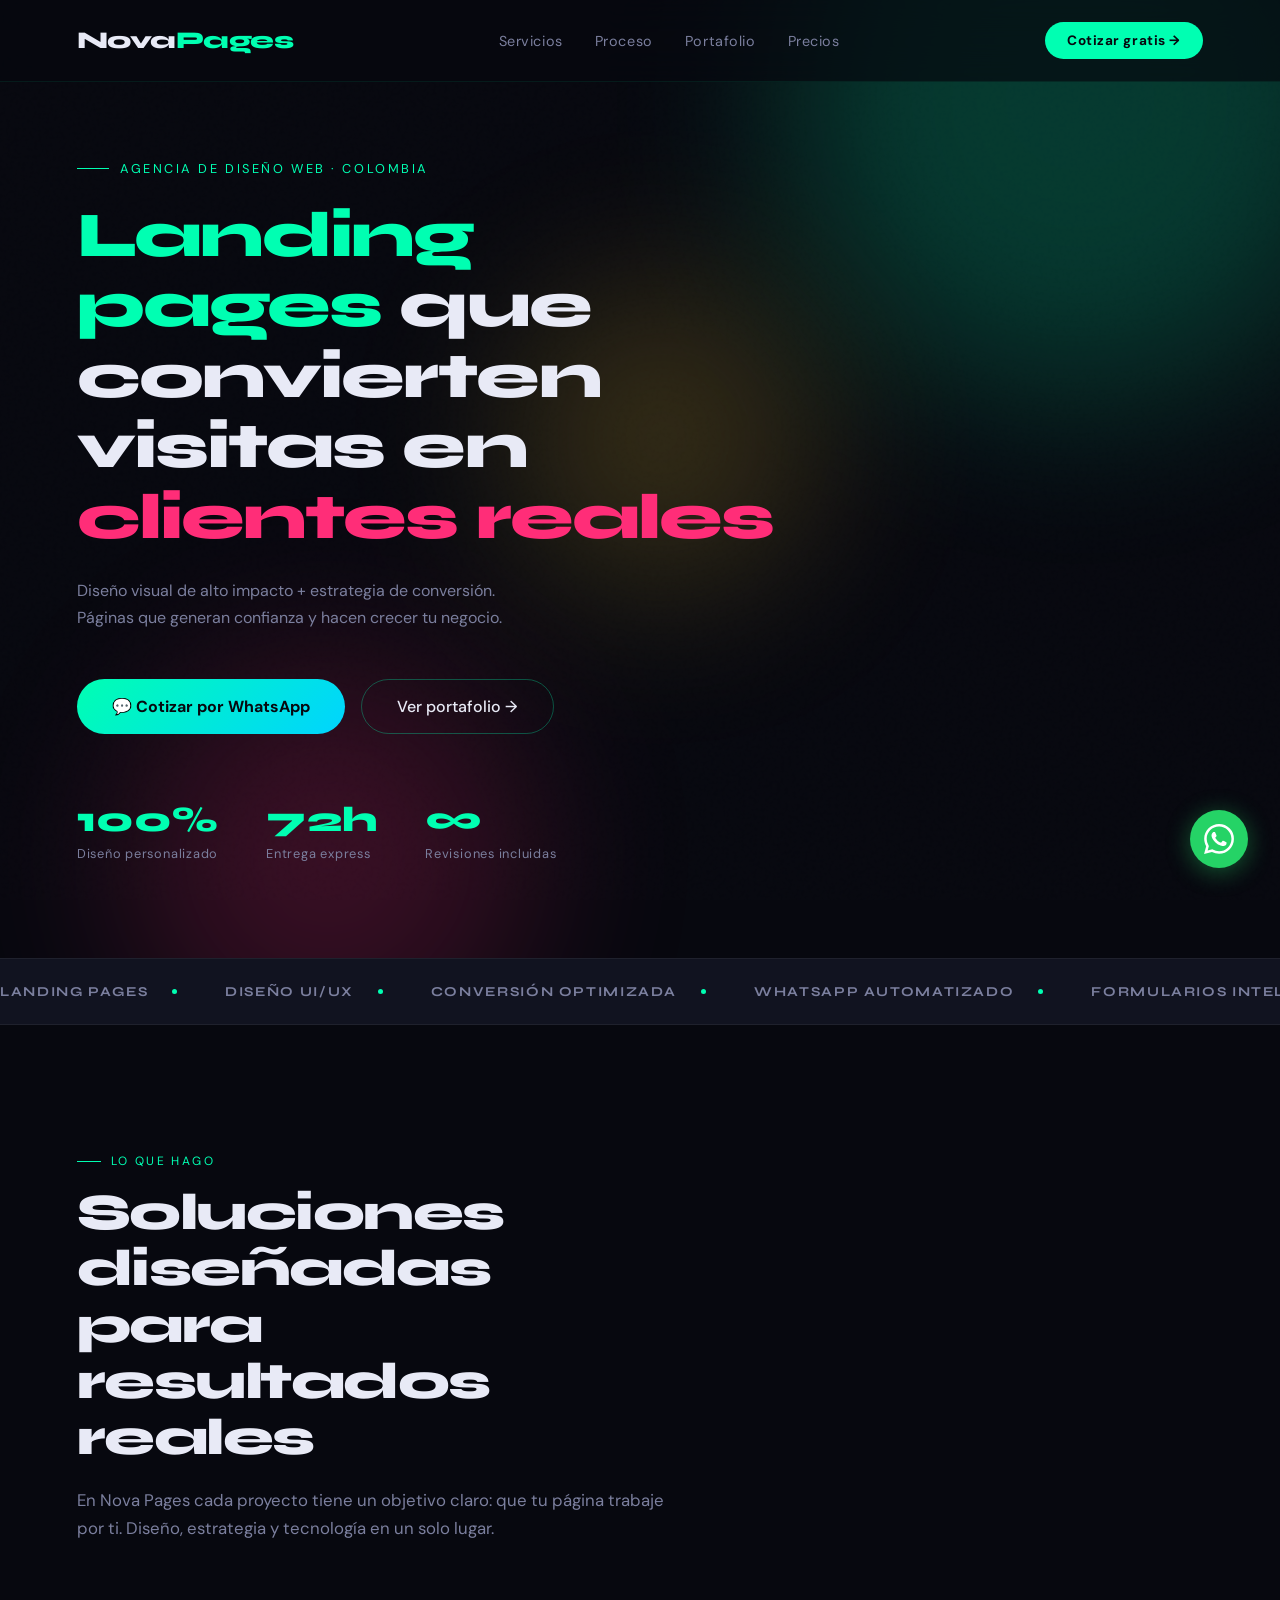
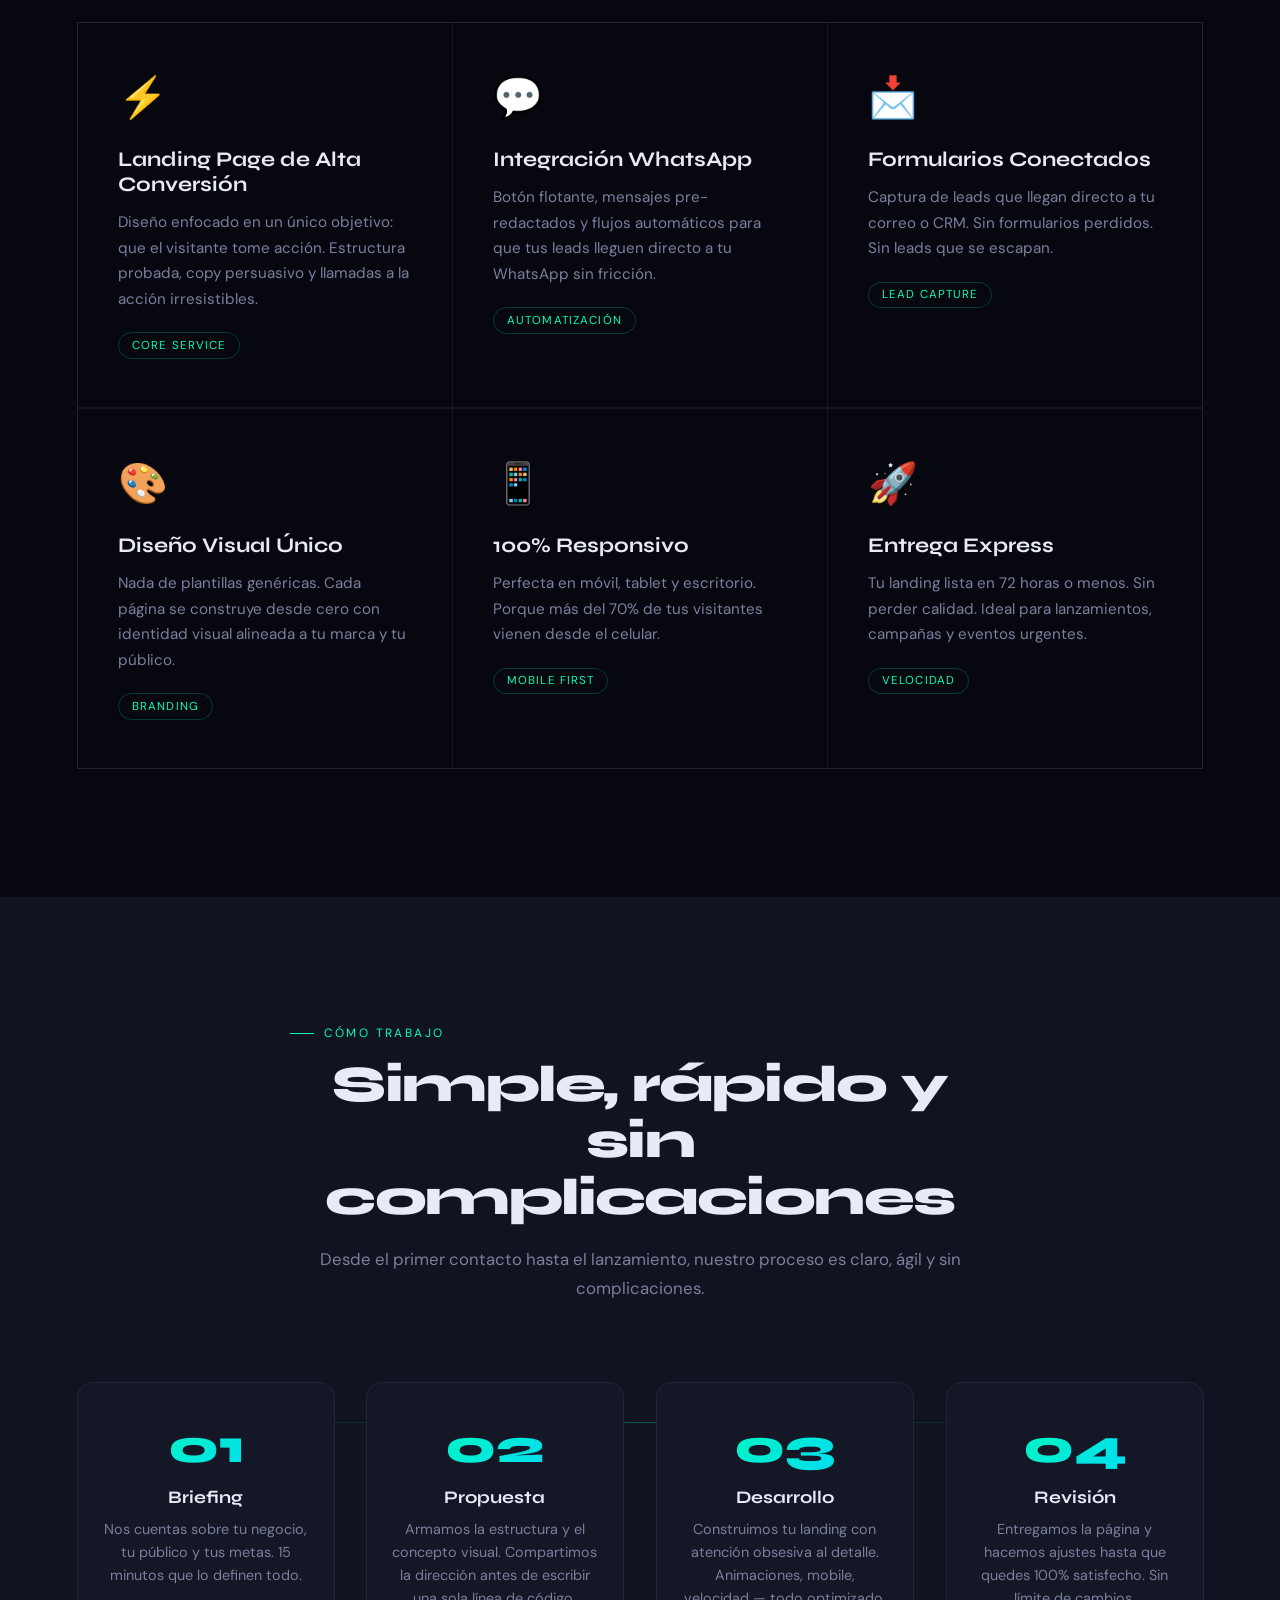
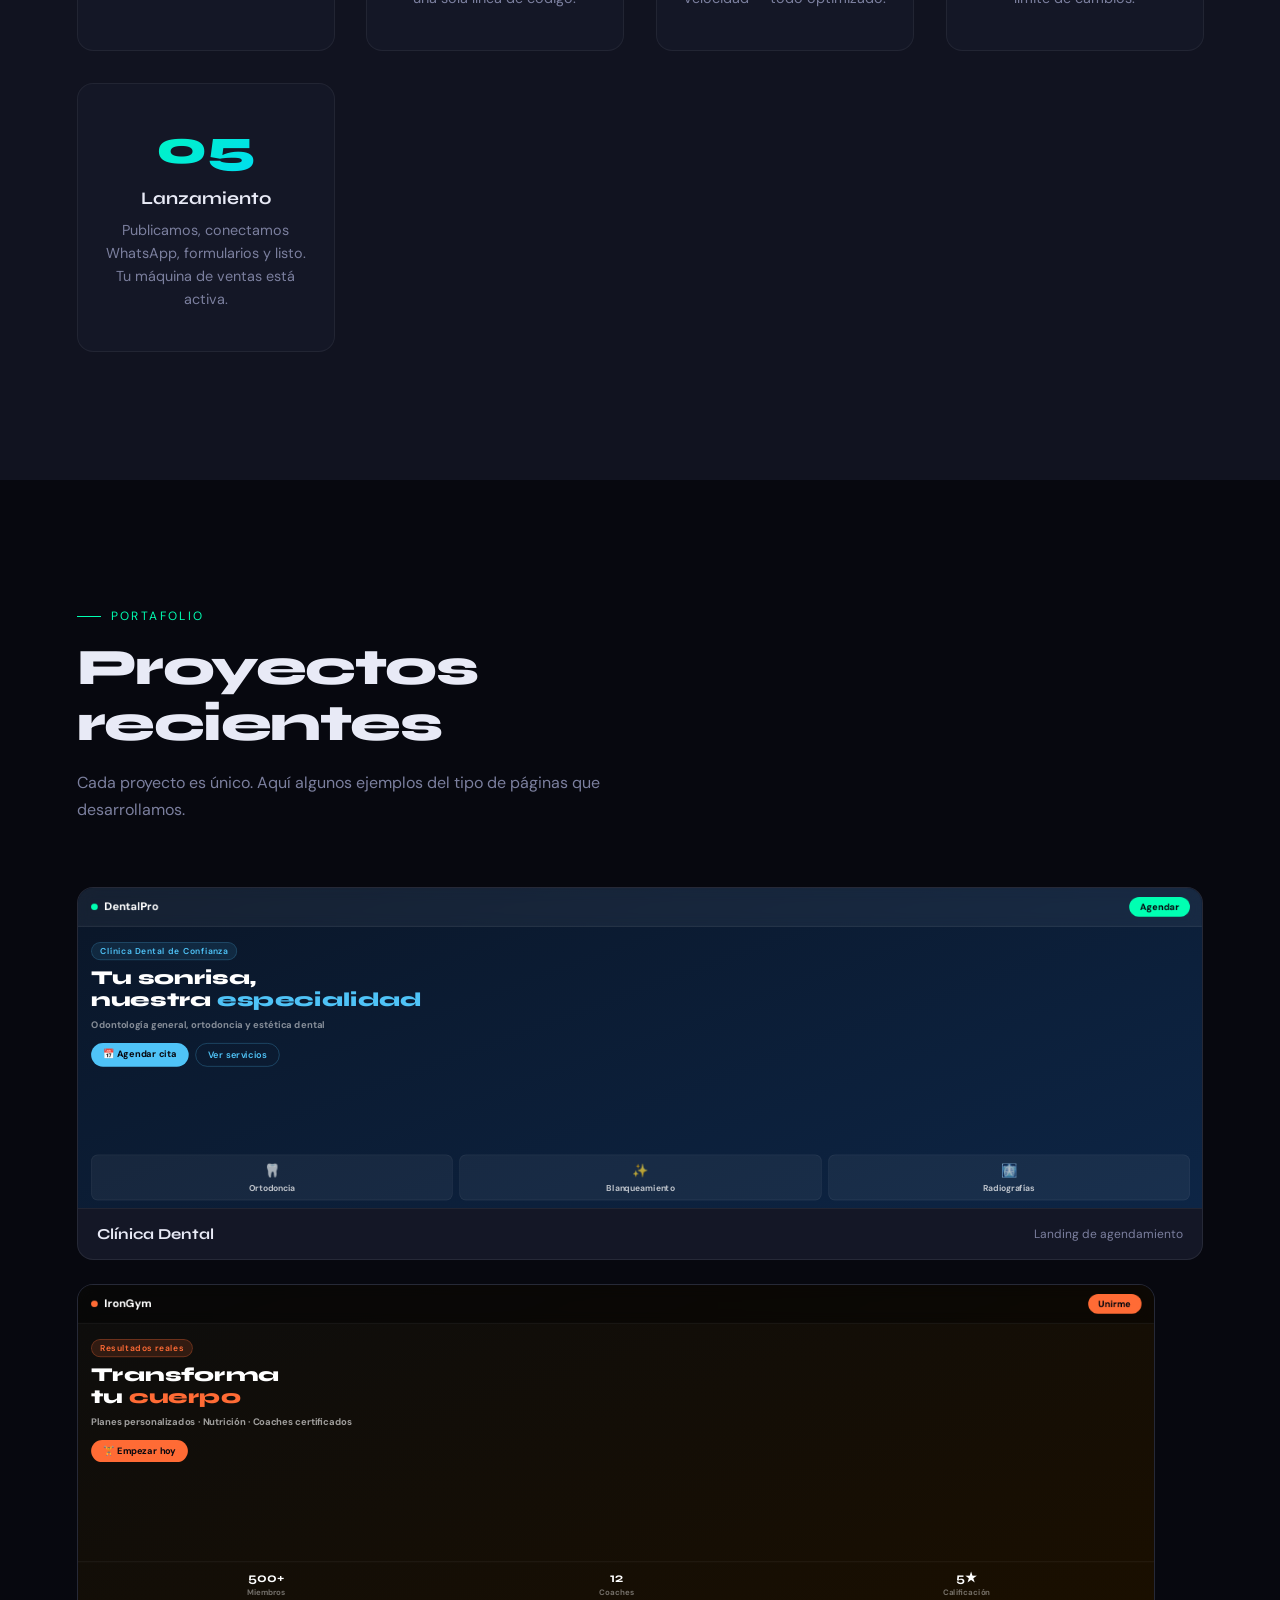
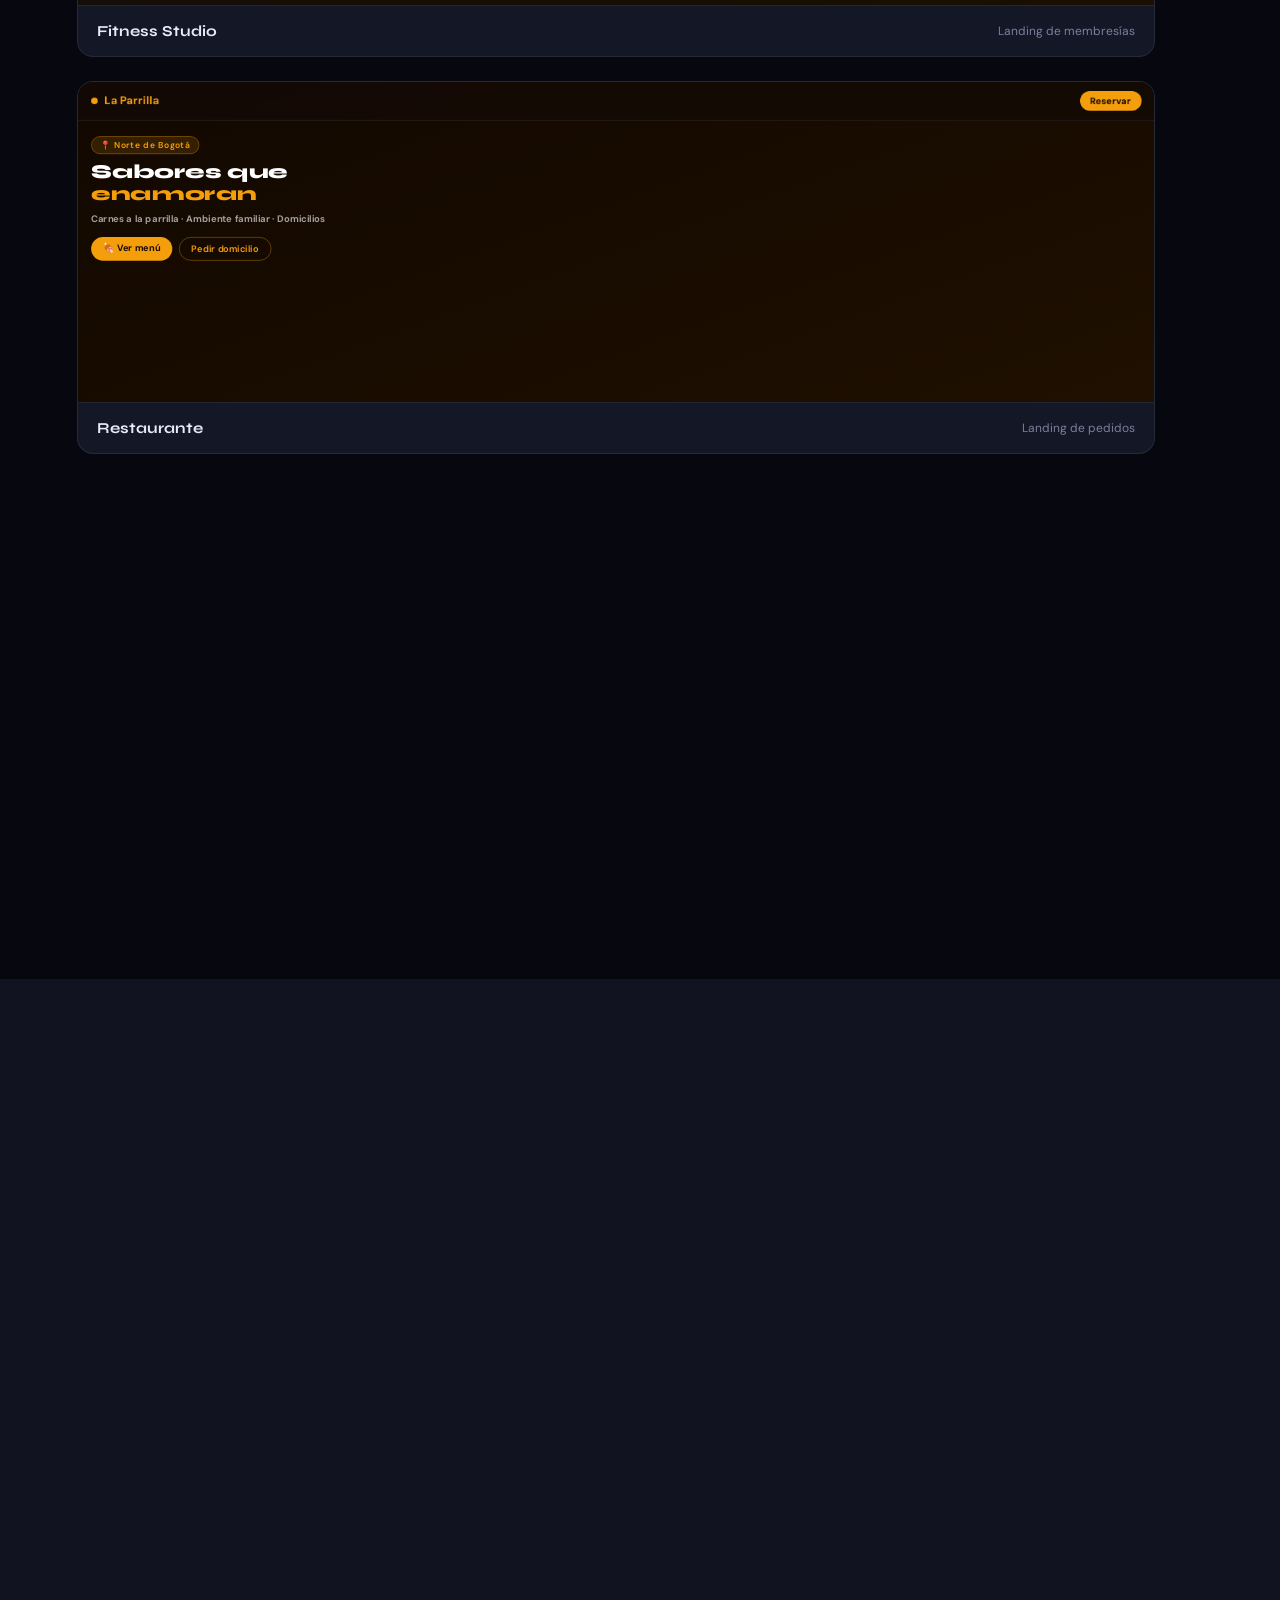
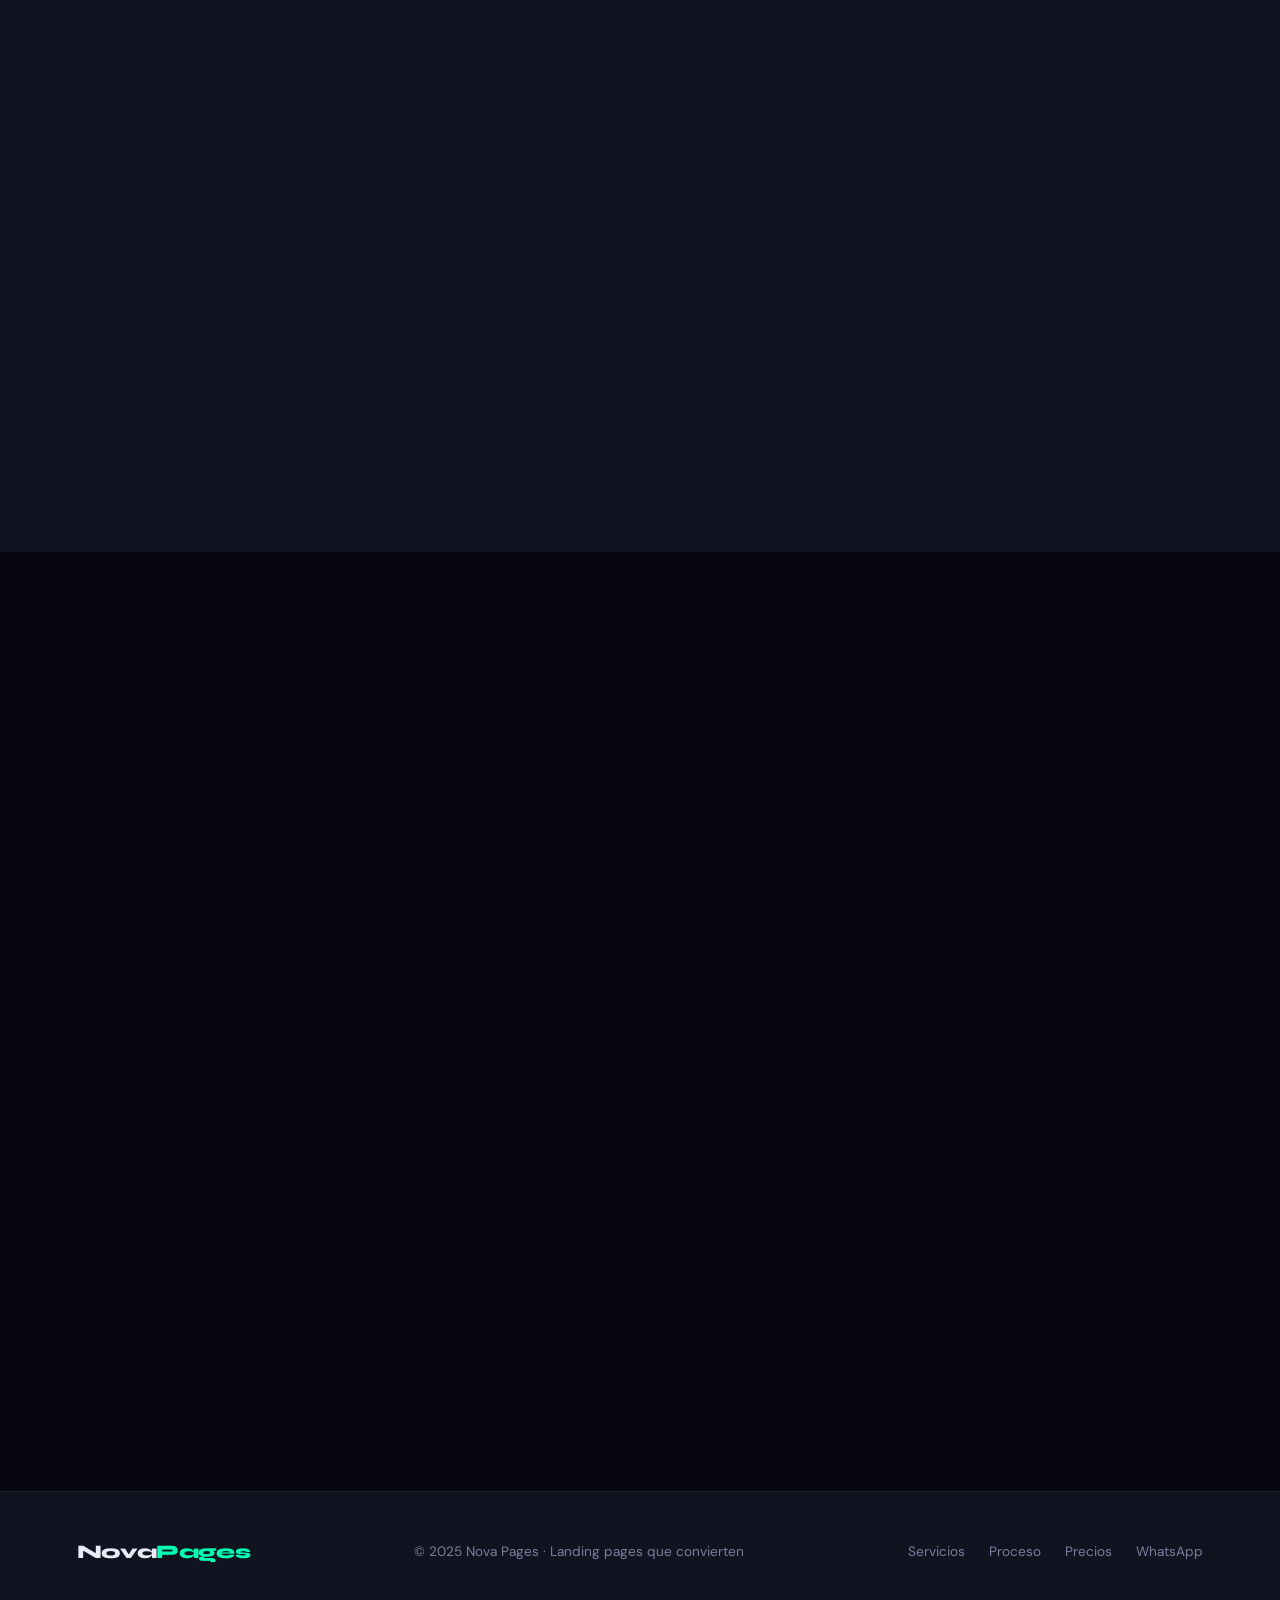
<file: nova-pages.html>
<!DOCTYPE html>
<html lang="es">
<head>
<meta charset="UTF-8">
<meta name="viewport" content="width=device-width, initial-scale=1.0">
<title>Nova Pages — Landing Pages que Convierten</title>
<link href="https://fonts.googleapis.com/css2?family=Syne:wght@400;700;800&family=DM+Sans:ital,opsz,wght@0,9..40,300;0,9..40,400;1,9..40,300&display=swap" rel="stylesheet">
<style>
  :root {
    --neon: #00FFB2;
    --electric: #FF2D78;
    --gold: #FFD13A;
    --deep: #07080F;
    --mid: #111320;
    --card: #141726;
    --text: #E8EAF6;
    --muted: #7B7F9E;
  }

  *, *::before, *::after { box-sizing: border-box; margin: 0; padding: 0; }

  html { scroll-behavior: smooth; cursor: none; }

  body {
    font-family: 'DM Sans', sans-serif;
    background: var(--deep);
    color: var(--text);
    overflow-x: hidden;
    cursor: none;
  }

  * { cursor: none !important; }

  /* CURSOR */
  .cursor-dot {
    width: 8px; height: 8px;
    background: var(--neon);
    border-radius: 50%;
    position: fixed; top: 0; left: 0;
    pointer-events: none; z-index: 9999;
    transition: transform .1s;
  }
  .cursor-ring {
    width: 36px; height: 36px;
    border: 1.5px solid var(--neon);
    border-radius: 50%;
    position: fixed; top: 0; left: 0;
    pointer-events: none; z-index: 9998;
    transition: transform .18s ease, width .2s, height .2s, border-color .2s;
    opacity: .6;
  }
  body:hover .cursor-ring { opacity: 1; }

  /* NOISE OVERLAY */
  body::before {
    content: '';
    position: fixed; inset: 0;
    background-image: url("data:image/svg+xml,%3Csvg viewBox='0 0 256 256' xmlns='http://www.w3.org/2000/svg'%3E%3Cfilter id='noise'%3E%3CfeTurbulence type='fractalNoise' baseFrequency='0.9' numOctaves='4' stitchTiles='stitch'/%3E%3C/filter%3E%3Crect width='100%25' height='100%25' filter='url(%23noise)' opacity='0.04'/%3E%3C/svg%3E");
    pointer-events: none; z-index: 0; opacity: .4;
  }

  /* NAV */
  nav {
    position: fixed; top: 0; left: 0; right: 0; z-index: 100;
    display: flex; align-items: center; justify-content: space-between;
    padding: 1.4rem 6%;
    background: rgba(7,8,15,.7);
    backdrop-filter: blur(20px);
    border-bottom: 1px solid rgba(0,255,178,.08);
  }
  .logo {
    font-family: 'Syne', sans-serif;
    font-weight: 800; font-size: 1.5rem;
    letter-spacing: -.02em;
    color: var(--text);
  }
  .logo span { color: var(--neon); }
  .nav-links { display: flex; gap: 2rem; list-style: none; }
  .nav-links a {
    color: var(--muted); text-decoration: none;
    font-size: .9rem; letter-spacing: .04em;
    transition: color .2s;
  }
  .nav-links a:hover { color: var(--neon); }
  .nav-cta {
    background: var(--neon); color: var(--deep);
    font-weight: 700; font-size: .85rem;
    padding: .6rem 1.4rem; border-radius: 2rem;
    text-decoration: none; letter-spacing: .04em;
    transition: transform .2s, box-shadow .2s;
  }
  .nav-cta:hover { transform: scale(1.06); box-shadow: 0 0 24px rgba(0,255,178,.4); }

  /* HERO */
  .hero {
    min-height: 100vh;
    display: flex; flex-direction: column;
    justify-content: center; align-items: flex-start;
    padding: 10rem 6% 6rem;
    position: relative; overflow: hidden;
  }
  .hero-bg-orb {
    position: absolute; border-radius: 50%;
    filter: blur(90px); opacity: .2; pointer-events: none;
  }
  .orb1 { width: 600px; height: 600px; background: var(--neon); top: -200px; right: -100px; animation: float1 8s ease-in-out infinite; }
  .orb2 { width: 400px; height: 400px; background: var(--electric); bottom: -100px; left: 10%; animation: float2 10s ease-in-out infinite; }
  .orb3 { width: 300px; height: 300px; background: var(--gold); top: 30%; left: 40%; animation: float3 7s ease-in-out infinite; }

  @keyframes float1 { 0%,100%{transform:translate(0,0)} 50%{transform:translate(40px,-60px)} }
  @keyframes float2 { 0%,100%{transform:translate(0,0)} 50%{transform:translate(-30px,50px)} }
  @keyframes float3 { 0%,100%{transform:translate(0,0)} 50%{transform:translate(50px,30px)} }

  .hero-eyebrow {
    font-size: .8rem; letter-spacing: .2em; text-transform: uppercase;
    color: var(--neon); margin-bottom: 1.5rem;
    display: flex; align-items: center; gap: .7rem;
    opacity: 0; animation: fadeUp .8s .2s forwards;
  }
  .hero-eyebrow::before { content: ''; width: 2rem; height: 1px; background: var(--neon); }

  .hero h1 {
    font-family: 'Syne', sans-serif;
    font-size: clamp(2.2rem, 5vw, 4.2rem);
    font-weight: 800; line-height: 1.1;
    letter-spacing: -.03em;
    max-width: 700px;
    opacity: 0; animation: fadeUp .9s .35s forwards;
  }
  .hero h1 .accent { color: var(--neon); }
  .hero h1 .accent2 { color: var(--electric); }

  .hero-sub {
    max-width: 480px; margin-top: 1.5rem;
    font-size: 1rem; line-height: 1.7;
    color: var(--muted);
    opacity: 0; animation: fadeUp .9s .5s forwards;
  }

  .hero-actions {
    display: flex; gap: 1rem; margin-top: 3rem; flex-wrap: wrap;
    opacity: 0; animation: fadeUp .9s .65s forwards;
  }
  .btn-primary {
    background: linear-gradient(135deg, var(--neon), #00d4ff);
    color: var(--deep); font-weight: 700; font-size: 1rem;
    padding: 1rem 2.2rem; border-radius: 3rem;
    text-decoration: none; border: none; cursor: none;
    display: inline-flex; align-items: center; gap: .6rem;
    transition: transform .25s, box-shadow .25s;
  }
  .btn-primary:hover { transform: translateY(-3px); box-shadow: 0 16px 48px rgba(0,255,178,.35); }
  .btn-secondary {
    border: 1.5px solid rgba(0,255,178,.3); color: var(--text);
    padding: 1rem 2.2rem; border-radius: 3rem; text-decoration: none;
    font-size: 1rem; font-weight: 500;
    transition: border-color .2s, background .2s;
    cursor: none;
  }
  .btn-secondary:hover { border-color: var(--neon); background: rgba(0,255,178,.06); }

  .hero-stats {
    display: flex; gap: 3rem; margin-top: 4rem;
    opacity: 0; animation: fadeUp .9s .8s forwards;
  }
  .stat-num {
    font-family: 'Syne', sans-serif;
    font-size: 2.2rem; font-weight: 800; color: var(--neon);
  }
  .stat-label { font-size: .8rem; color: var(--muted); letter-spacing: .06em; margin-top: .2rem; }

  /* MARQUEE */
  .marquee-wrap {
    overflow: hidden; padding: 1.5rem 0;
    border-top: 1px solid rgba(255,255,255,.06);
    border-bottom: 1px solid rgba(255,255,255,.06);
    background: var(--mid);
  }
  .marquee-track {
    display: flex; gap: 3rem; width: max-content;
    animation: marquee 20s linear infinite;
  }
  .marquee-item {
    font-family: 'Syne', sans-serif;
    font-size: .85rem; font-weight: 700;
    letter-spacing: .12em; text-transform: uppercase;
    color: var(--muted); white-space: nowrap;
    display: flex; align-items: center; gap: 1.5rem;
  }
  .marquee-item .dot { width: 5px; height: 5px; background: var(--neon); border-radius: 50%; }
  @keyframes marquee { from{transform:translateX(0)} to{transform:translateX(-50%)} }

  /* SECTION BASE */
  section { position: relative; z-index: 1; }
  .section-label {
    font-size: .75rem; letter-spacing: .2em; text-transform: uppercase;
    color: var(--neon); margin-bottom: 1rem;
    display: flex; align-items: center; gap: .6rem;
  }
  .section-label::before { content: ''; width: 1.5rem; height: 1px; background: var(--neon); }
  .section-title {
    font-family: 'Syne', sans-serif;
    font-size: clamp(2rem, 4vw, 3.2rem);
    font-weight: 800; letter-spacing: -.03em;
    line-height: 1.1;
  }

  /* SERVICES */
  .services {
    padding: 8rem 6%;
    background: var(--deep);
  }
  .services-header { max-width: 600px; margin-bottom: 5rem; }
  .services-header p { color: var(--muted); font-size: 1.05rem; line-height: 1.7; margin-top: 1.2rem; }
  .services-grid {
    display: grid;
    grid-template-columns: repeat(auto-fit, minmax(300px, 1fr));
    gap: 1.5px;
    background: rgba(255,255,255,.06);
    border: 1.5px solid rgba(255,255,255,.06);
  }
  .service-card {
    background: var(--deep);
    padding: 3rem 2.5rem;
    transition: background .3s;
    position: relative; overflow: hidden;
  }
  .service-card::after {
    content: '';
    position: absolute; bottom: 0; left: 0; right: 0; height: 2px;
    background: linear-gradient(90deg, var(--neon), var(--electric));
    transform: scaleX(0); transform-origin: left;
    transition: transform .4s ease;
  }
  .service-card:hover { background: var(--card); }
  .service-card:hover::after { transform: scaleX(1); }
  .service-icon {
    font-size: 2.5rem; margin-bottom: 1.5rem;
    display: block;
  }
  .service-card h3 {
    font-family: 'Syne', sans-serif;
    font-size: 1.3rem; font-weight: 700; margin-bottom: .8rem;
  }
  .service-card p { color: var(--muted); font-size: .95rem; line-height: 1.7; }
  .service-tag {
    display: inline-block; margin-top: 1.2rem;
    font-size: .72rem; letter-spacing: .1em; text-transform: uppercase;
    color: var(--neon); border: 1px solid rgba(0,255,178,.2);
    padding: .3rem .8rem; border-radius: 2rem;
  }

  /* PROCESS */
  .process {
    padding: 8rem 6%;
    background: var(--mid);
  }
  .process-header { text-align: center; max-width: 700px; margin: 0 auto 5rem; }
  .process-header p { color: var(--muted); font-size: 1.05rem; line-height: 1.7; margin-top: 1.2rem; }
  .process-steps {
    display: grid;
    grid-template-columns: repeat(auto-fit, minmax(220px, 1fr));
    gap: 2rem; position: relative;
  }
  .process-steps::before {
    content: '';
    position: absolute; top: 2.5rem; left: 10%; right: 10%; height: 1px;
    background: linear-gradient(90deg, transparent, var(--neon), transparent);
    opacity: .3;
  }
  .step {
    text-align: center; padding: 2.5rem 1.5rem;
    background: var(--card); border-radius: 1rem;
    border: 1px solid rgba(255,255,255,.06);
    transition: transform .3s, border-color .3s;
  }
  .step:hover { transform: translateY(-8px); border-color: rgba(0,255,178,.3); }
  .step-num {
    font-family: 'Syne', sans-serif;
    font-size: 3rem; font-weight: 800;
    background: linear-gradient(135deg, var(--neon), #00d4ff);
    -webkit-background-clip: text; -webkit-text-fill-color: transparent;
    line-height: 1;
  }
  .step h3 {
    font-family: 'Syne', sans-serif;
    font-size: 1.1rem; font-weight: 700; margin: 1rem 0 .6rem;
  }
  .step p { color: var(--muted); font-size: .9rem; line-height: 1.6; }

  /* PORTFOLIO */
  .portfolio {
    padding: 8rem 6%;
    background: var(--deep);
  }
  .portfolio-header { max-width: 600px; margin-bottom: 4rem; }
  .portfolio-header p { color: var(--muted); margin-top: 1rem; line-height: 1.7; }
  .portfolio-grid {
    display: grid;
    grid-template-columns: repeat(12, 1fr);
    gap: 1.5rem;
  }
  .portfolio-item {
    border-radius: 1rem; overflow: hidden;
    position: relative; cursor: none;
    border: 1px solid rgba(255,255,255,.06);
  }
  .portfolio-item:nth-child(1) { grid-column: span 7; }
  .portfolio-item:nth-child(2) { grid-column: span 5; }
  .portfolio-item:nth-child(3) { grid-column: span 5; }
  .portfolio-item:nth-child(4) { grid-column: span 7; }
  .portfolio-mock {
    height: 280px; display: flex; align-items: center; justify-content: center;
    font-family: 'Syne', sans-serif; font-size: 1.1rem; font-weight: 700;
    position: relative; overflow: hidden;
    transition: transform .5s;
  }
  .portfolio-item:hover .portfolio-mock { transform: scale(1.04); }
  .portfolio-mock-1 { background: linear-gradient(135deg, #0D1117, #1a0a2e); }
  .portfolio-mock-2 { background: linear-gradient(135deg, #0a1628, #0d3854); }
  .portfolio-mock-3 { background: linear-gradient(135deg, #1a0a0a, #3d0c0c); }
  .portfolio-mock-4 { background: linear-gradient(135deg, #0a1a0a, #0c3d14); }
  .mock-ui {
    position: absolute; inset: 0; padding: 1.5rem;
    display: flex; flex-direction: column; gap: .7rem;
  }
  .mock-bar { height: 6px; border-radius: 3px; background: rgba(255,255,255,.15); }
  .mock-bar.short { width: 40%; }
  .mock-bar.med { width: 65%; }
  .mock-bar.accent { background: var(--neon); width: 30%; height: 8px; }
  .mock-block {
    width: 100%; flex: 1;
    background: rgba(255,255,255,.05); border-radius: .5rem;
    display: flex; align-items: center; justify-content: center;
    font-size: 2rem;
  }
  .portfolio-overlay {
    position: absolute; inset: 0;
    background: rgba(7,8,15,.85);
    display: flex; flex-direction: column;
    align-items: center; justify-content: center;
    opacity: 0; transition: opacity .35s;
    gap: .5rem;
  }
  .portfolio-item:hover .portfolio-overlay { opacity: 1; }
  .portfolio-overlay span {
    font-family: 'Syne', sans-serif; font-weight: 700; font-size: 1.1rem;
  }
  .portfolio-overlay small { color: var(--muted); font-size: .85rem; }
  .coming-badge {
    background: rgba(255,213,58,.15); color: var(--gold);
    border: 1px solid rgba(255,213,58,.3);
    font-size: .7rem; letter-spacing: .1em; text-transform: uppercase;
    padding: .25rem .7rem; border-radius: 2rem;
  }

  /* PRICING */
  .pricing {
    padding: 8rem 6%;
    background: var(--mid);
  }
  .pricing-header { text-align: center; max-width: 600px; margin: 0 auto 5rem; }
  .pricing-header p { color: var(--muted); margin-top: 1rem; line-height: 1.7; }
  .pricing-grid {
    display: grid;
    grid-template-columns: repeat(auto-fit, minmax(280px, 1fr));
    gap: 1.5rem; max-width: 1000px; margin: 0 auto;
  }
  .price-card {
    background: var(--card);
    border: 1px solid rgba(255,255,255,.08);
    border-radius: 1.2rem; padding: 2.5rem;
    transition: transform .3s, border-color .3s;
    position: relative; overflow: hidden;
  }
  .price-card:hover { transform: translateY(-6px); }
  .price-card.featured {
    border-color: var(--neon);
    background: linear-gradient(135deg, rgba(0,255,178,.05), var(--card));
  }
  .price-card.featured::before {
    content: 'MÁS POPULAR';
    position: absolute; top: 1.2rem; right: 1.2rem;
    font-size: .65rem; letter-spacing: .12em;
    background: var(--neon); color: var(--deep);
    padding: .25rem .7rem; border-radius: 2rem; font-weight: 700;
  }
  .price-tier {
    font-family: 'Syne', sans-serif; font-size: .8rem;
    font-weight: 700; letter-spacing: .15em; text-transform: uppercase;
    color: var(--muted); margin-bottom: 1rem;
  }
  .price-amount {
    font-family: 'Syne', sans-serif; font-size: 3rem;
    font-weight: 800; line-height: 1; margin-bottom: .4rem;
  }
  .price-amount span { font-size: 1.2rem; color: var(--muted); }
  .price-desc { color: var(--muted); font-size: .9rem; margin-bottom: 2rem; }
  .price-features { list-style: none; display: flex; flex-direction: column; gap: .8rem; margin-bottom: 2rem; }
  .price-features li {
    font-size: .9rem; color: var(--text);
    display: flex; align-items: center; gap: .6rem;
  }
  .price-features li::before {
    content: '✓'; color: var(--neon);
    font-weight: 700; font-size: .9rem;
    flex-shrink: 0;
  }
  .price-btn {
    display: block; text-align: center; text-decoration: none;
    padding: .9rem; border-radius: 2rem;
    font-weight: 700; font-size: .9rem;
    transition: transform .2s, box-shadow .2s; cursor: none;
  }
  .price-btn.outlined {
    border: 1.5px solid rgba(255,255,255,.2); color: var(--text);
  }
  .price-btn.outlined:hover { border-color: var(--neon); }
  .price-btn.filled {
    background: linear-gradient(135deg, var(--neon), #00d4ff);
    color: var(--deep);
  }
  .price-btn.filled:hover { transform: translateY(-2px); box-shadow: 0 12px 30px rgba(0,255,178,.3); }

  /* CONTACT */
  .contact {
    padding: 8rem 6%;
    background: var(--deep);
    display: grid; grid-template-columns: 1fr 1fr; gap: 6rem;
    align-items: start;
  }
  .contact-info h2 {
    font-family: 'Syne', sans-serif;
    font-size: clamp(2rem, 4vw, 3rem);
    font-weight: 800; letter-spacing: -.03em;
    line-height: 1.1; margin-bottom: 1.5rem;
  }
  .contact-info p { color: var(--muted); font-size: 1rem; line-height: 1.8; margin-bottom: 2.5rem; }
  .contact-channels { display: flex; flex-direction: column; gap: 1rem; }
  .channel {
    display: flex; align-items: center; gap: 1rem;
    padding: 1.2rem 1.5rem;
    background: var(--card); border-radius: .8rem;
    border: 1px solid rgba(255,255,255,.06);
    text-decoration: none; color: var(--text);
    transition: border-color .2s, transform .2s;
    cursor: none;
  }
  .channel:hover { border-color: var(--neon); transform: translateX(6px); }
  .channel-icon { font-size: 1.5rem; }
  .channel-label { font-size: .75rem; color: var(--muted); }
  .channel-value { font-weight: 600; font-size: .95rem; }

  /* FORM */
  .contact-form {
    background: var(--card);
    border: 1px solid rgba(255,255,255,.08);
    border-radius: 1.2rem; padding: 2.5rem;
  }
  .contact-form h3 {
    font-family: 'Syne', sans-serif; font-size: 1.4rem;
    font-weight: 700; margin-bottom: 2rem;
  }
  .form-group { margin-bottom: 1.4rem; }
  .form-group label {
    display: block; font-size: .8rem;
    letter-spacing: .08em; text-transform: uppercase;
    color: var(--muted); margin-bottom: .5rem;
  }
  .form-group input,
  .form-group select,
  .form-group textarea {
    width: 100%; background: var(--deep);
    border: 1px solid rgba(255,255,255,.1);
    border-radius: .6rem; padding: .9rem 1.1rem;
    color: var(--text); font-family: 'DM Sans', sans-serif;
    font-size: .95rem; outline: none; cursor: none;
    transition: border-color .2s;
    resize: vertical;
  }
  .form-group input:focus,
  .form-group select:focus,
  .form-group textarea:focus { border-color: var(--neon); }
  .form-group select option { background: var(--card); }
  .form-row { display: grid; grid-template-columns: 1fr 1fr; gap: 1rem; }
  .form-submit {
    width: 100%; padding: 1rem;
    background: linear-gradient(135deg, var(--neon), #00d4ff);
    color: var(--deep); font-weight: 700; font-size: 1rem;
    border: none; border-radius: 2rem; cursor: none;
    display: flex; align-items: center; justify-content: center; gap: .6rem;
    transition: transform .2s, box-shadow .2s;
    font-family: 'DM Sans', sans-serif;
  }
  .form-submit:hover { transform: translateY(-2px); box-shadow: 0 12px 32px rgba(0,255,178,.35); }
  .form-note { text-align: center; color: var(--muted); font-size: .8rem; margin-top: .8rem; }

  /* FOOTER */
  footer {
    background: var(--mid);
    border-top: 1px solid rgba(255,255,255,.06);
    padding: 3rem 6%;
    display: flex; align-items: center; justify-content: space-between;
    flex-wrap: wrap; gap: 1.5rem;
  }
  footer .logo { font-size: 1.2rem; }
  footer p { color: var(--muted); font-size: .85rem; }
  .footer-links { display: flex; gap: 1.5rem; }
  .footer-links a { color: var(--muted); text-decoration: none; font-size: .85rem; transition: color .2s; }
  .footer-links a:hover { color: var(--neon); }

  /* WA FLOAT */
  .wa-float {
    position: fixed; bottom: 2rem; right: 2rem; z-index: 200;
    width: 58px; height: 58px;
    background: #25D366; border-radius: 50%;
    display: flex; align-items: center; justify-content: center;
    text-decoration: none; cursor: none;
    box-shadow: 0 4px 24px rgba(37,211,102,.4);
    animation: waPulse 2.5s ease-in-out infinite;
    transition: transform .2s;
  }
  .wa-float:hover { transform: scale(1.12); }
  @keyframes waPulse {
    0%,100%{box-shadow:0 4px 24px rgba(37,211,102,.4)}
    50%{box-shadow:0 4px 40px rgba(37,211,102,.7)}
  }
  .wa-float svg { width: 30px; height: 30px; fill: #fff; }
  .wa-tooltip {
    position: absolute; right: 70px;
    background: var(--card); color: var(--text);
    font-size: .78rem; white-space: nowrap;
    padding: .4rem .9rem; border-radius: .5rem;
    border: 1px solid rgba(255,255,255,.08);
    opacity: 0; pointer-events: none;
    transition: opacity .2s; transform: translateY(-50%); top: 50%;
  }
  .wa-float:hover .wa-tooltip { opacity: 1; }

  /* SCROLL REVEAL */
  .reveal {
    opacity: 0; transform: translateY(30px);
    transition: opacity .6s ease, transform .6s ease;
    will-change: opacity, transform;
  }
  .reveal.visible { opacity: 1 !important; transform: translateY(0) !important; }

  /* ANIMATIONS */
  @keyframes fadeUp {
    from { opacity: 0; transform: translateY(30px); }
    to { opacity: 1; transform: translateY(0); }
  }

  /* RESPONSIVE */
  @media (max-width: 900px) {
    .portfolio-item:nth-child(1),
    .portfolio-item:nth-child(2),
    .portfolio-item:nth-child(3),
    .portfolio-item:nth-child(4) { grid-column: span 12; }
    .contact { grid-template-columns: 1fr; gap: 3rem; }
    .nav-links { display: none; }
    .process-steps::before { display: none; }
  }
  @media (max-width: 600px) {
    .hero-stats { gap: 1.5rem; }
    .form-row { grid-template-columns: 1fr; }
    footer { flex-direction: column; text-align: center; }
    .footer-links { justify-content: center; }
  }

  /* SUCCESS MSG */
  .success-msg {
    display: none; text-align: center; padding: 2rem;
    color: var(--neon);
  }
  .success-msg .check { font-size: 3rem; margin-bottom: 1rem; }
  .success-msg h4 { font-family: 'Syne', sans-serif; font-size: 1.3rem; margin-bottom: .5rem; }
  .success-msg p { color: var(--muted); font-size: .9rem; }

  /* PORTFOLIO DEMOS */
  .portfolio-grid {
    display: grid;
    grid-template-columns: repeat(2, 1fr);
    gap: 1.5rem;
  }
  .portfolio-item {
    border-radius: 1rem; overflow: hidden;
    border: 1px solid rgba(255,255,255,.08);
    background: var(--card);
    transition: transform .3s, border-color .3s;
  }
  .portfolio-item:hover { transform: translateY(-6px); border-color: rgba(0,255,178,.25); }
  .portfolio-mock {
    height: 320px; overflow: hidden; position: relative;
  }
  .portfolio-mock-dental { background: linear-gradient(160deg, #0a1628 0%, #0d2545 100%); }
  .portfolio-mock-fitness { background: linear-gradient(160deg, #0d0d0d 0%, #1a0f00 100%); }
  .portfolio-mock-resto { background: linear-gradient(160deg, #120800 0%, #1f1000 100%); }
  .portfolio-mock-consult { background: linear-gradient(160deg, #f8fafc 0%, #e8f0fe 100%); }

  .demo-frame {
    position: absolute; inset: 0;
    display: flex; flex-direction: column;
    font-family: 'DM Sans', sans-serif;
    transform: scale(0.82); transform-origin: top left;
    width: 122%; height: 122%;
  }
  .demo-nav {
    display: flex; align-items: center; gap: .5rem;
    padding: .7rem 1rem;
    background: rgba(255,255,255,.05);
    backdrop-filter: blur(8px);
    border-bottom: 1px solid rgba(255,255,255,.06);
  }
  .dark-nav { background: rgba(0,0,0,.4) !important; }
  .demo-logo-dot { width: 8px; height: 8px; border-radius: 50%; background: #00FFB2; flex-shrink: 0; }
  .demo-logo-text { font-weight: 700; font-size: .85rem; color: #fff; flex: 1; }
  .demo-nav-btn {
    font-size: .7rem; font-weight: 700; padding: .3rem .8rem;
    background: #00FFB2; color: #07080F; border-radius: 2rem;
  }
  .demo-hero-dental, .demo-hero-fitness, .demo-hero-resto, .demo-hero-consult {
    flex: 1; padding: 1.2rem 1rem .8rem;
    display: flex; flex-direction: column; gap: .5rem;
  }
  .demo-badge {
    display: inline-flex; align-items: center;
    font-size: .65rem; font-weight: 600; letter-spacing: .06em;
    background: rgba(79,195,247,.1); color: #4FC3F7;
    border: 1px solid rgba(79,195,247,.2);
    padding: .2rem .6rem; border-radius: 2rem;
    width: fit-content;
  }
  .demo-h1 { font-family: 'Syne', sans-serif; font-size: 1.5rem; font-weight: 800; line-height: 1.15; color: #fff; }
  .demo-sub { font-size: .72rem; color: rgba(255,255,255,.5); line-height: 1.5; }
  .demo-cta-row { display: flex; gap: .5rem; margin-top: .3rem; flex-wrap: wrap; }
  .demo-btn-fill {
    font-size: .7rem; font-weight: 700; padding: .4rem .9rem;
    background: #4FC3F7; color: #07080F; border-radius: 2rem;
  }
  .demo-btn-out {
    font-size: .7rem; font-weight: 600; padding: .4rem .9rem;
    border: 1px solid rgba(79,195,247,.3); color: #4FC3F7; border-radius: 2rem;
  }
  .demo-cards-row {
    display: flex; gap: .5rem; padding: .6rem 1rem;
  }
  .demo-card-sm {
    flex: 1; background: rgba(255,255,255,.05); border-radius: .5rem;
    padding: .5rem; text-align: center; font-size: .65rem;
    color: rgba(255,255,255,.7); display: flex; flex-direction: column;
    align-items: center; gap: .25rem; border: 1px solid rgba(255,255,255,.06);
  }
  .demo-card-sm span { font-size: 1rem; }
  .demo-stats-row {
    display: flex; gap: 0; padding: .6rem 1rem;
    border-top: 1px solid rgba(255,255,255,.06);
  }
  .demo-stat {
    flex: 1; text-align: center;
    display: flex; flex-direction: column; gap: .1rem;
  }
  .demo-stat strong { font-size: 1rem; color: #fff; font-family: 'Syne', sans-serif; }
  .demo-stat small { font-size: .6rem; color: rgba(255,255,255,.4); }
  .demo-trust-row {
    display: flex; flex-direction: column; gap: .3rem;
    padding: .6rem 1rem;
    border-top: 1px solid rgba(99,102,241,.1);
  }
  .demo-trust-item { font-size: .68rem; color: #475569; }

  .portfolio-label {
    padding: 1rem 1.2rem;
    display: flex; align-items: center; justify-content: space-between;
    border-top: 1px solid rgba(255,255,255,.06);
  }
  .portfolio-name { font-family: 'Syne', sans-serif; font-weight: 700; font-size: .95rem; }
  .portfolio-type { font-size: .75rem; color: var(--muted); }

  @media (max-width: 700px) {
    .portfolio-grid { grid-template-columns: 1fr; }
  }

</style>
</head>
<body>

<!-- CURSOR -->
<div class="cursor-dot" id="cursorDot"></div>
<div class="cursor-ring" id="cursorRing"></div>

<!-- NAV -->
<nav>
  <div class="logo">Nova<span>Pages</span></div>
  <ul class="nav-links">
    <li><a href="#servicios">Servicios</a></li>
    <li><a href="#proceso">Proceso</a></li>
    <li><a href="#portafolio">Portafolio</a></li>
    <li><a href="#precios">Precios</a></li>
  </ul>
  <a href="#contacto" class="nav-cta">Cotizar gratis →</a>
</nav>

<!-- HERO -->
<section class="hero">
  <div class="hero-bg-orb orb1"></div>
  <div class="hero-bg-orb orb2"></div>
  <div class="hero-bg-orb orb3"></div>

  <div class="hero-eyebrow">Agencia de diseño web · Colombia</div>

  <h1>
    <span class="accent">Landing pages</span> que convierten<br>visitas en <span class="accent2">clientes reales</span>
  </h1>

  <p class="hero-sub">
    Diseño visual de alto impacto + estrategia de conversión.<br>
    Páginas que generan confianza y hacen crecer tu negocio.
  </p>

  <div class="hero-actions">
    <a href="https://wa.me/573138052060?text=Hola%2C%20quiero%20cotizar%20una%20landing%20page%20con%20Nova%20Pages%20🚀" target="_blank" class="btn-primary">
      💬 Cotizar por WhatsApp
    </a>
    <a href="#portafolio" class="btn-secondary">Ver portafolio →</a>
  </div>

  <div class="hero-stats">
    <div>
      <div class="stat-num">100%</div>
      <div class="stat-label">Diseño personalizado</div>
    </div>
    <div>
      <div class="stat-num">72h</div>
      <div class="stat-label">Entrega express</div>
    </div>
    <div>
      <div class="stat-num">∞</div>
      <div class="stat-label">Revisiones incluidas</div>
    </div>
  </div>
</section>

<!-- MARQUEE -->
<div class="marquee-wrap">
  <div class="marquee-track">
    <div class="marquee-item"><span>Landing Pages</span><span class="dot"></span></div>
    <div class="marquee-item"><span>Diseño UI/UX</span><span class="dot"></span></div>
    <div class="marquee-item"><span>Conversión Optimizada</span><span class="dot"></span></div>
    <div class="marquee-item"><span>WhatsApp Automatizado</span><span class="dot"></span></div>
    <div class="marquee-item"><span>Formularios Inteligentes</span><span class="dot"></span></div>
    <div class="marquee-item"><span>Diseño Responsivo</span><span class="dot"></span></div>
    <div class="marquee-item"><span>SEO Básico</span><span class="dot"></span></div>
    <div class="marquee-item"><span>Entrega Rápida</span><span class="dot"></span></div>
    <!-- Duplicate for seamless loop -->
    <div class="marquee-item"><span>Landing Pages</span><span class="dot"></span></div>
    <div class="marquee-item"><span>Diseño UI/UX</span><span class="dot"></span></div>
    <div class="marquee-item"><span>Conversión Optimizada</span><span class="dot"></span></div>
    <div class="marquee-item"><span>WhatsApp Automatizado</span><span class="dot"></span></div>
    <div class="marquee-item"><span>Formularios Inteligentes</span><span class="dot"></span></div>
    <div class="marquee-item"><span>Diseño Responsivo</span><span class="dot"></span></div>
    <div class="marquee-item"><span>SEO Básico</span><span class="dot"></span></div>
    <div class="marquee-item"><span>Entrega Rápida</span><span class="dot"></span></div>
  </div>
</div>

<!-- SERVICES -->
<section class="services" id="servicios">
  <div class="services-header reveal">
    <div class="section-label">Lo que hago</div>
    <h2 class="section-title">Soluciones diseñadas<br>para resultados reales</h2>
    <p>En Nova Pages cada proyecto tiene un objetivo claro: que tu página trabaje por ti. Diseño, estrategia y tecnología en un solo lugar.</p>
  </div>

  <div class="services-grid">
    <div class="service-card reveal">
      <span class="service-icon">⚡</span>
      <h3>Landing Page de Alta Conversión</h3>
      <p>Diseño enfocado en un único objetivo: que el visitante tome acción. Estructura probada, copy persuasivo y llamadas a la acción irresistibles.</p>
      <span class="service-tag">Core service</span>
    </div>
    <div class="service-card reveal">
      <span class="service-icon">💬</span>
      <h3>Integración WhatsApp</h3>
      <p>Botón flotante, mensajes pre-redactados y flujos automáticos para que tus leads lleguen directo a tu WhatsApp sin fricción.</p>
      <span class="service-tag">Automatización</span>
    </div>
    <div class="service-card reveal">
      <span class="service-icon">📩</span>
      <h3>Formularios Conectados</h3>
      <p>Captura de leads que llegan directo a tu correo o CRM. Sin formularios perdidos. Sin leads que se escapan.</p>
      <span class="service-tag">Lead capture</span>
    </div>
    <div class="service-card reveal">
      <span class="service-icon">🎨</span>
      <h3>Diseño Visual Único</h3>
      <p>Nada de plantillas genéricas. Cada página se construye desde cero con identidad visual alineada a tu marca y tu público.</p>
      <span class="service-tag">Branding</span>
    </div>
    <div class="service-card reveal">
      <span class="service-icon">📱</span>
      <h3>100% Responsivo</h3>
      <p>Perfecta en móvil, tablet y escritorio. Porque más del 70% de tus visitantes vienen desde el celular.</p>
      <span class="service-tag">Mobile first</span>
    </div>
    <div class="service-card reveal">
      <span class="service-icon">🚀</span>
      <h3>Entrega Express</h3>
      <p>Tu landing lista en 72 horas o menos. Sin perder calidad. Ideal para lanzamientos, campañas y eventos urgentes.</p>
      <span class="service-tag">Velocidad</span>
    </div>
  </div>
</section>

<!-- PROCESS -->
<section class="process" id="proceso">
  <div class="process-header reveal">
    <div class="section-label">Cómo trabajo</div>
    <h2 class="section-title">Simple, rápido y sin complicaciones</h2>
    <p>Desde el primer contacto hasta el lanzamiento, nuestro proceso es claro, ágil y sin complicaciones.</p>
  </div>

  <div class="process-steps">
    <div class="step reveal">
      <div class="step-num">01</div>
      <h3>Briefing</h3>
      <p>Nos cuentas sobre tu negocio, tu público y tus metas. 15 minutos que lo definen todo.</p>
    </div>
    <div class="step reveal">
      <div class="step-num">02</div>
      <h3>Propuesta</h3>
      <p>Armamos la estructura y el concepto visual. Compartimos la dirección antes de escribir una sola línea de código.</p>
    </div>
    <div class="step reveal">
      <div class="step-num">03</div>
      <h3>Desarrollo</h3>
      <p>Construimos tu landing con atención obsesiva al detalle. Animaciones, mobile, velocidad — todo optimizado.</p>
    </div>
    <div class="step reveal">
      <div class="step-num">04</div>
      <h3>Revisión</h3>
      <p>Entregamos la página y hacemos ajustes hasta que quedes 100% satisfecho. Sin límite de cambios.</p>
    </div>
    <div class="step reveal">
      <div class="step-num">05</div>
      <h3>Lanzamiento</h3>
      <p>Publicamos, conectamos WhatsApp, formularios y listo. Tu máquina de ventas está activa.</p>
    </div>
  </div>
</section>

<!-- PORTFOLIO -->
<section class="portfolio" id="portafolio">
  <div class="portfolio-header reveal">
    <div class="section-label">Portafolio</div>
    <h2 class="section-title">Proyectos recientes</h2>
    <p>Cada proyecto es único. Aquí algunos ejemplos del tipo de páginas que desarrollamos.</p>
  </div>

  <div class="portfolio-grid">

    <!-- DENTAL -->
    <div class="portfolio-item reveal">
      <div class="portfolio-mock portfolio-mock-dental">
        <div class="demo-frame">
          <div class="demo-nav"><span class="demo-logo-dot"></span><span class="demo-logo-text">DentalPro</span><span class="demo-nav-btn">Agendar</span></div>
          <div class="demo-hero-dental">
            <div class="demo-badge">Clínica Dental de Confianza</div>
            <div class="demo-h1">Tu sonrisa,<br>nuestra <span style="color:#4FC3F7">especialidad</span></div>
            <div class="demo-sub">Odontología general, ortodoncia y estética dental</div>
            <div class="demo-cta-row"><div class="demo-btn-fill">📅 Agendar cita</div><div class="demo-btn-out">Ver servicios</div></div>
          </div>
          <div class="demo-cards-row">
            <div class="demo-card-sm"><span>🦷</span><div>Ortodoncia</div></div>
            <div class="demo-card-sm"><span>✨</span><div>Blanqueamiento</div></div>
            <div class="demo-card-sm"><span>🩻</span><div>Radiografías</div></div>
          </div>
        </div>
      </div>
      <div class="portfolio-label">
        <span class="portfolio-name">Clínica Dental</span>
        <span class="portfolio-type">Landing de agendamiento</span>
      </div>
    </div>

    <!-- FITNESS -->
    <div class="portfolio-item reveal">
      <div class="portfolio-mock portfolio-mock-fitness">
        <div class="demo-frame">
          <div class="demo-nav dark-nav"><span class="demo-logo-dot" style="background:#FF6B35"></span><span class="demo-logo-text">IronGym</span><span class="demo-nav-btn" style="background:#FF6B35">Unirme</span></div>
          <div class="demo-hero-fitness">
            <div class="demo-badge" style="background:rgba(255,107,53,.15);color:#FF6B35;border-color:rgba(255,107,53,.3)">Resultados reales</div>
            <div class="demo-h1" style="color:#fff">Transforma<br>tu <span style="color:#FF6B35">cuerpo</span></div>
            <div class="demo-sub" style="color:rgba(255,255,255,.6)">Planes personalizados · Nutrición · Coaches certificados</div>
            <div class="demo-cta-row"><div class="demo-btn-fill" style="background:#FF6B35">🏋️ Empezar hoy</div></div>
          </div>
          <div class="demo-stats-row">
            <div class="demo-stat"><strong>500+</strong><small>Miembros</small></div>
            <div class="demo-stat"><strong>12</strong><small>Coaches</small></div>
            <div class="demo-stat"><strong>5★</strong><small>Calificación</small></div>
          </div>
        </div>
      </div>
      <div class="portfolio-label">
        <span class="portfolio-name">Fitness Studio</span>
        <span class="portfolio-type">Landing de membresías</span>
      </div>
    </div>

    <!-- RESTAURANTE -->
    <div class="portfolio-item reveal">
      <div class="portfolio-mock portfolio-mock-resto">
        <div class="demo-frame">
          <div class="demo-nav" style="background:rgba(20,10,5,.9)"><span class="demo-logo-dot" style="background:#F59E0B"></span><span class="demo-logo-text" style="color:#F59E0B">La Parrilla</span><span class="demo-nav-btn" style="background:#F59E0B;color:#1a0a00">Reservar</span></div>
          <div class="demo-hero-resto">
            <div class="demo-badge" style="background:rgba(245,158,11,.15);color:#F59E0B;border-color:rgba(245,158,11,.3)">📍 Norte de Bogotá</div>
            <div class="demo-h1" style="color:#fff">Sabores que<br><span style="color:#F59E0B">enamoran</span></div>
            <div class="demo-sub" style="color:rgba(255,255,255,.6)">Carnes a la parrilla · Ambiente familiar · Domicilios</div>
            <div class="demo-cta-row"><div class="demo-btn-fill" style="background:#F59E0B;color:#1a0a00">🍖 Ver menú</div><div class="demo-btn-out" style="border-color:rgba(245,158,11,.4);color:#F59E0B">Pedir domicilio</div></div>
          </div>
        </div>
      </div>
      <div class="portfolio-label">
        <span class="portfolio-name">Restaurante</span>
        <span class="portfolio-type">Landing de pedidos</span>
      </div>
    </div>

    <!-- CONSULTORIA -->
    <div class="portfolio-item reveal">
      <div class="portfolio-mock portfolio-mock-consult">
        <div class="demo-frame">
          <div class="demo-nav" style="background:rgba(248,250,252,.95)"><span class="demo-logo-dot" style="background:#6366F1"></span><span class="demo-logo-text" style="color:#1e293b">StrategyPro</span><span class="demo-nav-btn" style="background:#6366F1">Contactar</span></div>
          <div class="demo-hero-consult">
            <div class="demo-badge" style="background:rgba(99,102,241,.1);color:#6366F1;border-color:rgba(99,102,241,.25)">Consultoría empresarial</div>
            <div class="demo-h1" style="color:#0f172a">Hacemos crecer<br><span style="color:#6366F1">tu empresa</span></div>
            <div class="demo-sub" style="color:#64748b">Estrategia · Finanzas · Marketing digital</div>
            <div class="demo-cta-row"><div class="demo-btn-fill" style="background:#6366F1">📞 Agendar llamada</div><div class="demo-btn-out" style="border-color:rgba(99,102,241,.3);color:#6366F1">Ver casos de éxito</div></div>
          </div>
          <div class="demo-trust-row">
            <div class="demo-trust-item">✅ +8 años de experiencia</div>
            <div class="demo-trust-item">✅ 200+ empresas asesoradas</div>
          </div>
        </div>
      </div>
      <div class="portfolio-label">
        <span class="portfolio-name">Consultoría</span>
        <span class="portfolio-type">Landing de servicios</span>
      </div>
    </div>

  </div>
</div>
</section>

<!-- PRICING -->
<section class="pricing" id="precios">
  <div class="pricing-header reveal">
    <div class="section-label">Inversión</div>
    <h2 class="section-title">Planes transparentes,<br>sin sorpresas</h2>
    <p>Elige el plan que se adapta a tu necesidad. Todos incluyen diseño 100% personalizado.</p>
  </div>

  <div class="pricing-grid">
    <div class="price-card reveal">
      <div class="price-tier">Starter</div>
      <div class="price-amount">Desde <span>$</span>350.000</div>
      <div class="price-desc">Para negocios que están comenzando</div>
      <ul class="price-features">
        <li>1 página tipo landing</li>
        <li>Integración WhatsApp</li>
        <li>Formulario de contacto</li>
        <li>Diseño responsivo</li>
        <li>Entrega en 72 horas</li>
        <li>3 revisiones</li>
      </ul>
      <a href="https://wa.me/573138052060?text=Hola%2C%20me%20interesa%20el%20plan%20Starter%20de%20Nova%20Pages%20🚀" target="_blank" class="price-btn outlined">Cotizar →</a>
    </div>

    <div class="price-card featured reveal">
      <div class="price-tier">Pro</div>
      <div class="price-amount">Desde <span>$</span>600.000</div>
      <div class="price-desc">Para negocios que quieren destacar</div>
      <ul class="price-features">
        <li>Landing page completa</li>
        <li>Secciones ilimitadas</li>
        <li>Animaciones premium</li>
        <li>WhatsApp + Email integrados</li>
        <li>Optimización SEO básica</li>
        <li>Revisiones ilimitadas</li>
        <li>Soporte post-entrega</li>
      </ul>
      <a href="https://wa.me/573138052060?text=Hola%2C%20me%20interesa%20el%20plan%20Pro%20de%20Nova%20Pages%20🚀" target="_blank" class="price-btn filled">Cotizar →</a>
    </div>

    <div class="price-card reveal">
      <div class="price-tier">Premium</div>
      <div class="price-amount">Desde <span>$</span>1.000.000</div>
      <div class="price-desc">Para proyectos exigentes y marcas</div>
      <ul class="price-features">
        <li>Todo el plan Pro</li>
        <li>Múltiples páginas</li>
        <li>Identidad visual completa</li>
        <li>Integración con CRM</li>
        <li>Analytics configurado</li>
        <li>Mantenimiento 1 mes</li>
        <li>Prioridad en agenda</li>
      </ul>
      <a href="https://wa.me/573138052060?text=Hola%2C%20me%20interesa%20el%20plan%20Premium%20de%20Nova%20Pages%20🚀" target="_blank" class="price-btn outlined">Cotizar →</a>
    </div>
  </div>
</section>

<!-- CONTACT -->
<section class="contact" id="contacto">
  <div class="contact-info reveal">
    <div class="section-label">Hablemos</div>
    <h2>¿Listo para impulsar<br>tu negocio?</h2>
    <p>
      Cuéntanos sobre tu proyecto y en menos de 24 horas recibirás una propuesta personalizada. 
      Sin compromisos. Sin costos ocultos.
    </p>
    <div class="contact-channels">
      <a href="https://wa.me/573138052060?text=Hola%2C%20quiero%20cotizar%20una%20landing%20page%20con%20Nova%20Pages%20🚀" target="_blank" class="channel">
        <span class="channel-icon">💬</span>
        <div>
          <div class="channel-label">WhatsApp (respuesta inmediata)</div>
          <div class="channel-value">+57 313 805 2060</div>
        </div>
      </a>
      <div class="channel">
        <span class="channel-icon">📧</span>
        <div>
          <div class="channel-label">Email de negocios</div>
          <div class="channel-value"><a href="/cdn-cgi/l/email-protection" class="__cf_email__" data-cfemail="56383920373a37323f383121333416313b373f3a7835393b">[email&#160;protected]</a></div>
        </div>
      </div>
      <div class="channel">
        <span class="channel-icon">📍</span>
        <div>
          <div class="channel-label">Ubicación</div>
          <div class="channel-value">Bogotá, Colombia 🇨🇴</div>
        </div>
      </div>
    </div>
  </div>

  <div class="contact-form reveal">
    <h3>Cuéntame tu proyecto</h3>
    <div id="formContent">
      <div class="form-row">
        <div class="form-group">
          <label>Nombre</label>
          <input type="text" id="nombre" placeholder="Tu nombre" required>
        </div>
        <div class="form-group">
          <label>WhatsApp</label>
          <input type="tel" id="telefono" placeholder="+57 300 000 0000">
        </div>
      </div>
      <div class="form-group">
        <label>Email</label>
        <input type="email" id="email" placeholder="tu@email.com" required>
      </div>
      <div class="form-group">
        <label>Tipo de negocio</label>
        <select id="negocio">
          <option value="">Selecciona...</option>
          <option>Restaurante / Comida</option>
          <option>Fitness / Salud</option>
          <option>Inmobiliaria</option>
          <option>Servicios profesionales</option>
          <option>Tienda / E-commerce</option>
          <option>Educación / Cursos</option>
          <option>Otro</option>
        </select>
      </div>
      <div class="form-group">
        <label>¿Qué necesitas?</label>
        <textarea id="mensaje" rows="4" placeholder="Cuéntame sobre tu proyecto, tus metas y cualquier referencia que tengas..."></textarea>
      </div>
      <button class="form-submit" onclick="enviarFormulario()">
        Enviar solicitud ✉️
      </button>
      <p class="form-note">Respondemos en menos de 24 horas · Sin spam</p>
    </div>
    <div class="success-msg" id="successMsg">
      <div class="check">✅</div>
      <h4>¡Solicitud enviada!</h4>
      <p>Te responderemos en menos de 24 horas.<br>También puedes escribirnos directo por WhatsApp.</p>
      <br>
      <a href="https://wa.me/573138052060?text=Hola%2C%20acabo%20de%20enviar%20mi%20solicitud%20en%20la%20web%20de%20Nova%20Pages%20🚀" target="_blank" class="price-btn filled" style="display:inline-block;width:auto;padding:.8rem 1.5rem;text-decoration:none;margin-top:.5rem">
        Escribir en WhatsApp →
      </a>
    </div>
  </div>
</section>

<!-- FOOTER -->
<footer>
  <div class="logo">Nova<span>Pages</span></div>
  <p>© 2025 Nova Pages · Landing pages que convierten</p>
  <div class="footer-links">
    <a href="#servicios">Servicios</a>
    <a href="#proceso">Proceso</a>
    <a href="#precios">Precios</a>
    <a href="https://wa.me/573138052060" target="_blank">WhatsApp</a>
  </div>
</footer>

<!-- WA FLOAT -->
<a href="https://wa.me/573138052060?text=Hola%2C%20quiero%20cotizar%20una%20landing%20page%20con%20Nova%20Pages%20🚀" target="_blank" class="wa-float">
  <div class="wa-tooltip">¡Hablemos ahora!</div>
  <svg viewBox="0 0 24 24" xmlns="http://www.w3.org/2000/svg">
    <path d="M17.472 14.382c-.297-.149-1.758-.867-2.03-.967-.273-.099-.471-.148-.67.15-.197.297-.767.966-.94 1.164-.173.199-.347.223-.644.075-.297-.15-1.255-.463-2.39-1.475-.883-.788-1.48-1.761-1.653-2.059-.173-.297-.018-.458.13-.606.134-.133.298-.347.446-.52.149-.174.198-.298.298-.497.099-.198.05-.371-.025-.52-.075-.149-.669-1.612-.916-2.207-.242-.579-.487-.5-.669-.51-.173-.008-.371-.01-.57-.01-.198 0-.52.074-.792.372-.272.297-1.04 1.016-1.04 2.479 0 1.462 1.065 2.875 1.213 3.074.149.198 2.096 3.2 5.077 4.487.709.306 1.262.489 1.694.625.712.227 1.36.195 1.871.118.571-.085 1.758-.719 2.006-1.413.248-.694.248-1.289.173-1.413-.074-.124-.272-.198-.57-.347m-5.421 7.403h-.004a9.87 9.87 0 01-5.031-1.378l-.361-.214-3.741.982.998-3.648-.235-.374a9.86 9.86 0 01-1.51-5.26c.001-5.45 4.436-9.884 9.888-9.884 2.64 0 5.122 1.03 6.988 2.898a9.825 9.825 0 012.893 6.994c-.003 5.45-4.437 9.884-9.885 9.884m8.413-18.297A11.815 11.815 0 0012.05 0C5.495 0 .16 5.335.157 11.892c0 2.096.547 4.142 1.588 5.945L.057 24l6.305-1.654a11.882 11.882 0 005.683 1.448h.005c6.554 0 11.89-5.335 11.893-11.893a11.821 11.821 0 00-3.48-8.413z"/>
  </svg>
</a>

<script>
  // CURSOR
  const dot = document.getElementById('cursorDot');
  const ring = document.getElementById('cursorRing');
  let mx = window.innerWidth / 2, my = window.innerHeight / 2;
  let rx = mx, ry = my;

  dot.style.opacity = '0';
  ring.style.opacity = '0';

  document.addEventListener('mousemove', function(e) {
    mx = e.clientX;
    my = e.clientY;
    dot.style.opacity = '1';
    ring.style.opacity = '1';
    dot.style.transform = 'translate(' + (mx - 4) + 'px, ' + (my - 4) + 'px)';
  });

  document.addEventListener('mouseleave', function() {
    dot.style.opacity = '0';
    ring.style.opacity = '0';
  });

  function animCursor() {
    rx += (mx - rx) * 0.15;
    ry += (my - ry) * 0.15;
    ring.style.transform = 'translate(' + (rx - 18) + 'px, ' + (ry - 18) + 'px)';
    requestAnimationFrame(animCursor);
  }
  animCursor();

  document.querySelectorAll('a, button, .service-card, .step, .portfolio-item, .price-card, .channel').forEach(function(el) {
    el.addEventListener('mouseenter', function() {
      ring.style.width = '56px';
      ring.style.height = '56px';
      ring.style.borderColor = '#FF2D78';
    });
    el.addEventListener('mouseleave', function() {
      ring.style.width = '36px';
      ring.style.height = '36px';
      ring.style.borderColor = '#00FFB2';
    });
  });

  // SCROLL REVEAL
  var revealEls = document.querySelectorAll('.reveal');

  function checkReveal() {
    var windowHeight = window.innerHeight;
    revealEls.forEach(function(el, i) {
      var rect = el.getBoundingClientRect();
      if (rect.top < windowHeight - 60) {
        setTimeout(function() {
          el.classList.add('visible');
        }, i * 60);
      }
    });
  }

  window.addEventListener('scroll', checkReveal, { passive: true });
  window.addEventListener('resize', checkReveal, { passive: true });
  checkReveal();
  window.addEventListener('load', checkReveal);
  setTimeout(checkReveal, 300);
  setTimeout(checkReveal, 800);

  // FORM
  function enviarFormulario() {
    var nombre = document.getElementById('nombre').value.trim();
    var email = document.getElementById('email').value.trim();
    var negocio = document.getElementById('negocio').value;
    var mensaje = document.getElementById('mensaje').value.trim();
    var telefono = document.getElementById('telefono').value.trim();

    if (!nombre || !email) {
      alert('Por favor completa nombre y email.');
      return;
    }

    var subject = encodeURIComponent('Solicitud landing page - ' + nombre);
    var body = encodeURIComponent('Nombre: ' + nombre + '\nEmail: ' + email + '\nWhatsApp: ' + telefono + '\nTipo de negocio: ' + negocio + '\n\nMensaje:\n' + mensaje);
    var mailtoLink = 'mailto:novaladingweb@gmail.com?subject=' + subject + '&body=' + body;

    window.location.href = mailtoLink;

    setTimeout(function() {
      document.getElementById('formContent').style.display = 'none';
      document.getElementById('successMsg').style.display = 'block';
    }, 600);
  }

  // PARALLAX ORBS
  document.addEventListener('mousemove', function(e) {
    var ox = (e.clientX / window.innerWidth - 0.5) * 30;
    var oy = (e.clientY / window.innerHeight - 0.5) * 30;
    document.querySelector('.orb1').style.transform = 'translate(' + ox + 'px, ' + oy + 'px)';
    document.querySelector('.orb2').style.transform = 'translate(' + (-ox * 0.7) + 'px, ' + (-oy * 0.7) + 'px)';
    document.querySelector('.orb3').style.transform = 'translate(' + (ox * 0.5) + 'px, ' + (oy * 0.5) + 'px)';
  });
</script>
</body>
</html>
</file>
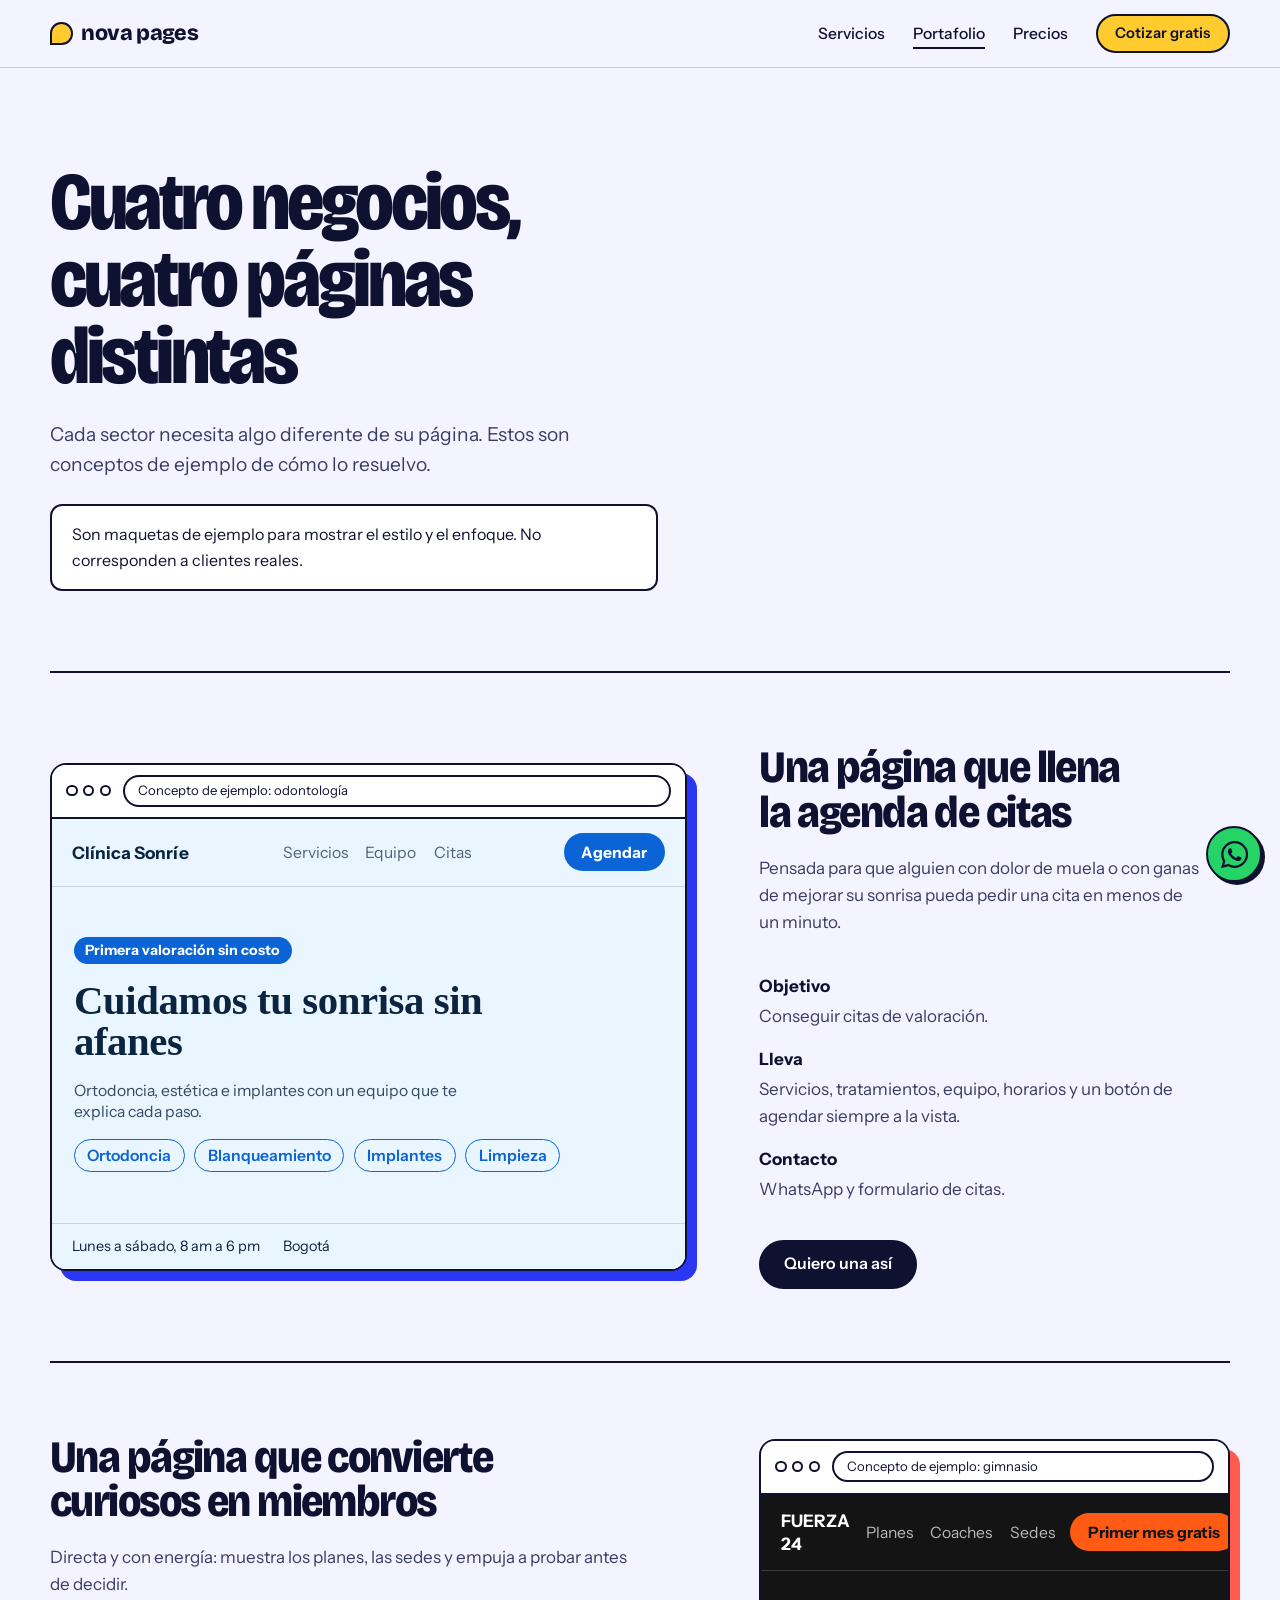
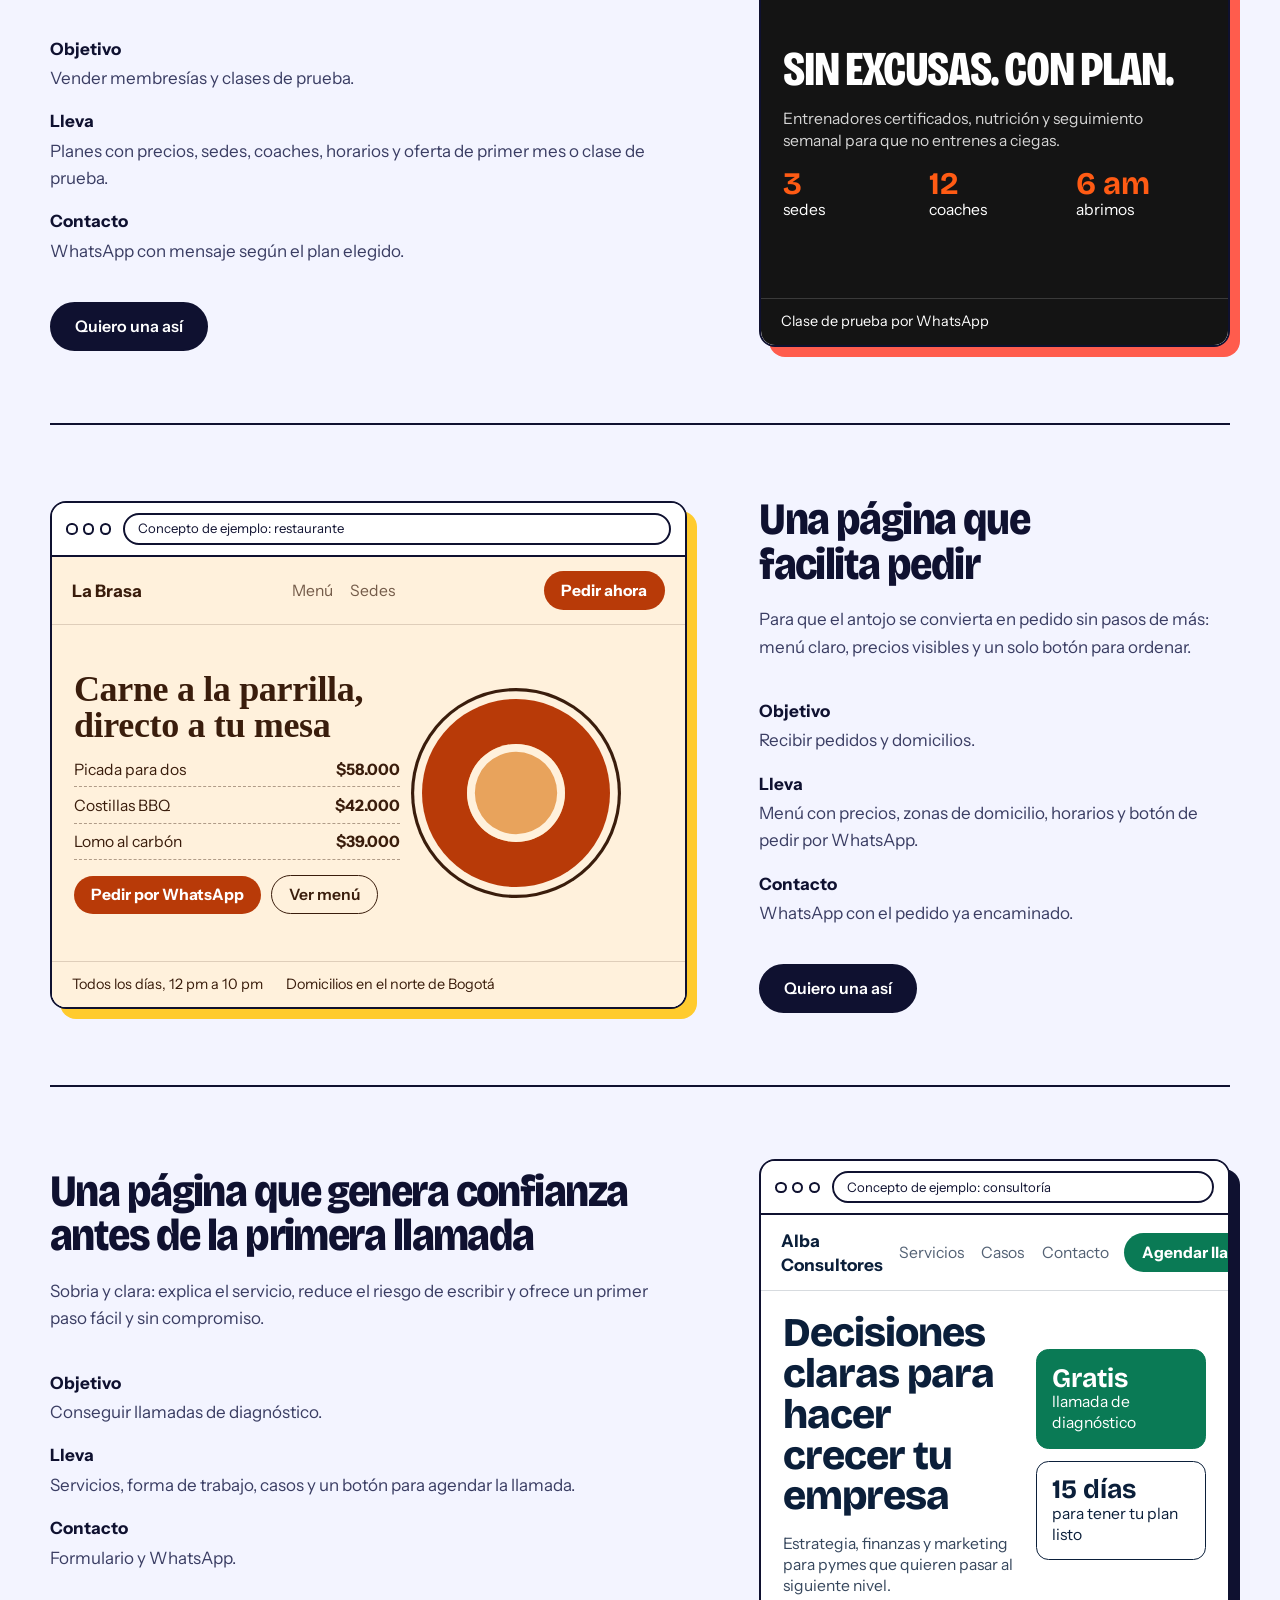
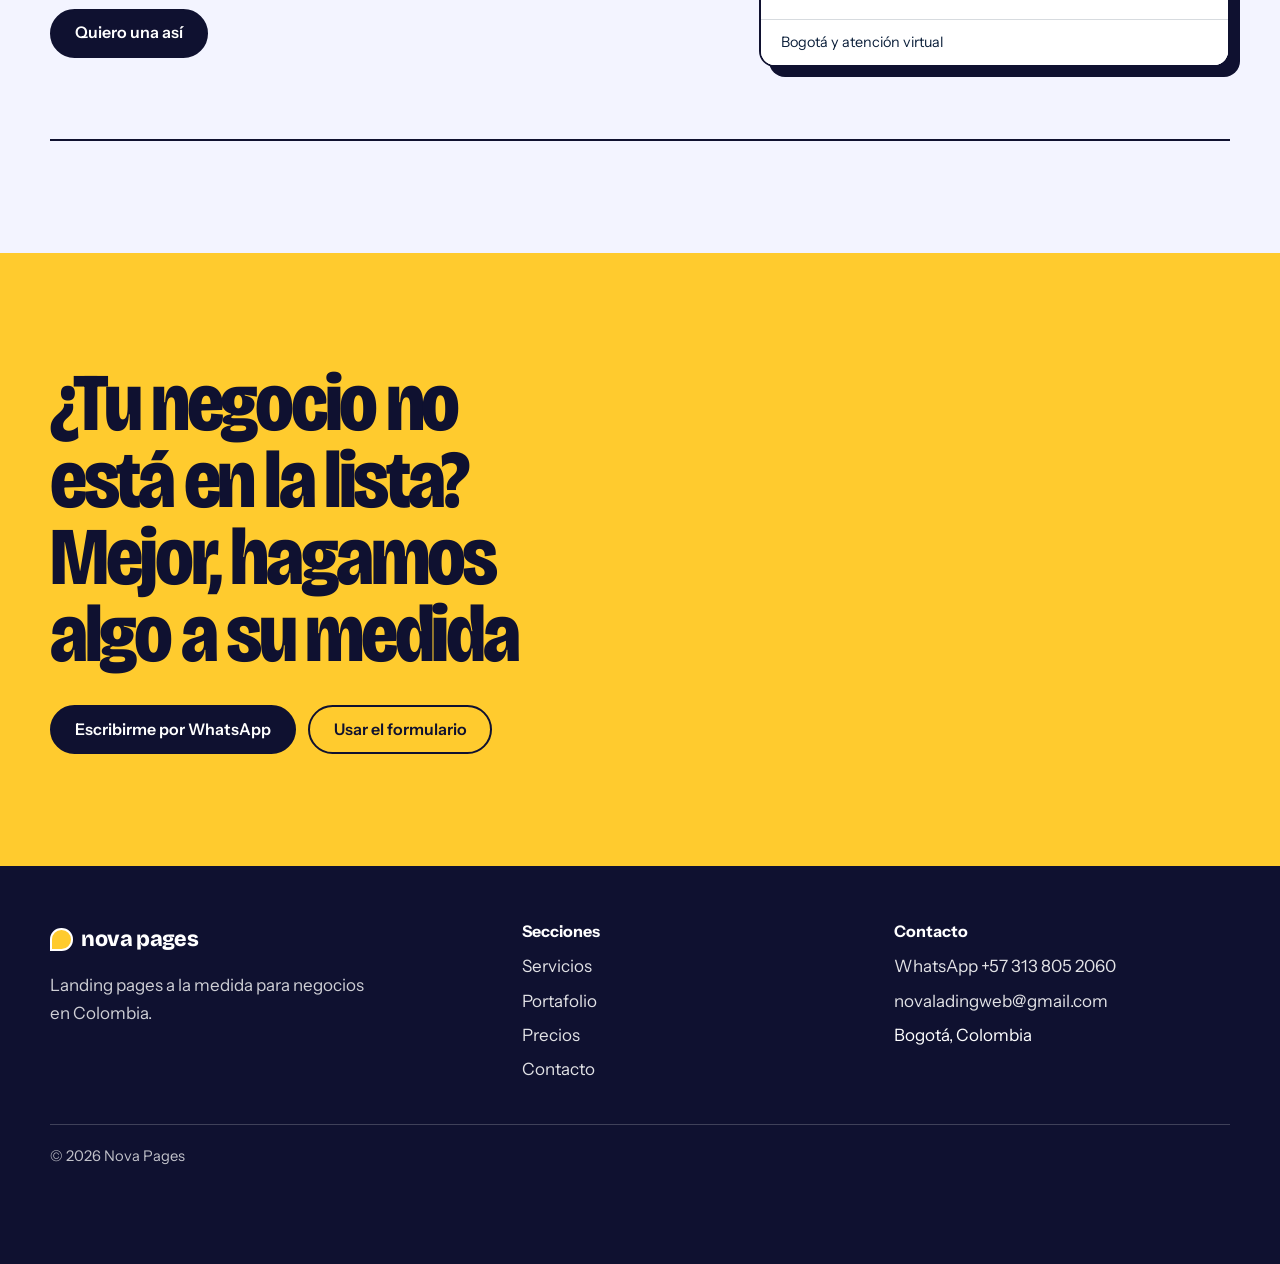
<file: portafolio.html>
<!DOCTYPE html>
<html lang="es">
<head>
  <meta charset="UTF-8">
  <meta name="viewport" content="width=device-width, initial-scale=1">
  <title>Portafolio — Nova Pages</title>
  <meta name="description" content="Conceptos de landing pages para odontología, gimnasio, restaurante y consultoría. Cada sector con su propio diseño y objetivo.">
  <meta property="og:type" content="website">
  <meta property="og:title" content="Portafolio — Nova Pages">
  <meta property="og:description" content="Conceptos de landing pages para odontología, gimnasio, restaurante y consultoría. Cada sector con su propio diseño y objetivo.">
  <meta property="og:locale" content="es_CO">
  <meta name="theme-color" content="#2a38f5">
  <link rel="icon" href="favicon.svg" type="image/svg+xml">
  <link rel="preconnect" href="https://fonts.googleapis.com">
  <link rel="preconnect" href="https://fonts.gstatic.com" crossorigin>
  <link href="https://fonts.googleapis.com/css2?family=Bricolage+Grotesque:opsz,wdth,wght@12..96,75..100,200..800&family=Instrument+Sans:wght@400;500;600;700&display=swap" rel="stylesheet">
  <link rel="stylesheet" href="css/styles.css">
</head>
<body>
  <a class="skip" href="#main">Saltar al contenido</a>

  <header class="site-header">
    <div class="wrap nav">
      <a class="logo" href="index.html" aria-label="Nova Pages, inicio"><span class="logo-mark" aria-hidden="true"></span>nova pages</a>
      <button class="nav-toggle" type="button" aria-expanded="false" aria-controls="menu">Menú</button>
      <ul class="nav-links" id="menu">
        <li><a href="servicios.html">Servicios</a></li>
        <li><a href="portafolio.html" aria-current="page">Portafolio</a></li>
        <li><a href="precios.html">Precios</a></li>
        <li><a class="btn btn-sun btn-sm" href="contacto.html">Cotizar gratis</a></li>
      </ul>
    </div>
  </header>

  <main id="main">
    <section class="page-head">
      <div class="wrap">
        <h1>Cuatro negocios, cuatro páginas distintas</h1>
        <p>Cada sector necesita algo diferente de su página. Estos son conceptos de ejemplo de cómo lo resuelvo.</p>
        <p class="note" style="margin-top:1.5rem;font-size:1rem;color:var(--ink)">Son maquetas de ejemplo para mostrar el estilo y el enfoque. No corresponden a clientes reales.</p>
      </div>
    </section>

    <section class="section" style="padding-top:clamp(1rem,3vw,2rem)">
      <div class="wrap">
        <article class="case case-dental" id="odontologia">
          <div class="case-visual">
            <div class="browser">
              <div class="browser-bar"><span class="dots" aria-hidden="true"><i></i><i></i><i></i></span><span class="url">Concepto de ejemplo: odontología</span></div>
              <div class="browser-body" data-demo="dental" role="img" aria-label="Maqueta de ejemplo de una página para odontología"></div>
            </div>
          </div>
          <div class="case-info">
            <h2 style="font-size:clamp(1.9rem,3.6vw,2.8rem)">Una página que llena la agenda de citas</h2>
            <p>Pensada para que alguien con dolor de muela o con ganas de mejorar su sonrisa pueda pedir una cita en menos de un minuto.</p>
            <dl class="facts">
              <div><dt>Objetivo</dt><dd>Conseguir citas de valoración.</dd></div>
              <div><dt>Lleva</dt><dd>Servicios, tratamientos, equipo, horarios y un botón de agendar siempre a la vista.</dd></div>
              <div><dt>Contacto</dt><dd>WhatsApp y formulario de citas.</dd></div>
            </dl>
            <a class="btn btn-ink" href="https://wa.me/573138052060?text=Hola%2C%20quiero%20una%20p%C3%A1gina%20como%20el%20ejemplo%20de%20odontolog%C3%ADa%20de%20Nova%20Pages" target="_blank" rel="noopener">Quiero una así</a>
          </div>
        </article>
        <article class="case case-gym" id="gimnasio">
          <div class="case-visual">
            <div class="browser">
              <div class="browser-bar"><span class="dots" aria-hidden="true"><i></i><i></i><i></i></span><span class="url">Concepto de ejemplo: gimnasio</span></div>
              <div class="browser-body" data-demo="gym" role="img" aria-label="Maqueta de ejemplo de una página para gimnasio"></div>
            </div>
          </div>
          <div class="case-info">
            <h2 style="font-size:clamp(1.9rem,3.6vw,2.8rem)">Una página que convierte curiosos en miembros</h2>
            <p>Directa y con energía: muestra los planes, las sedes y empuja a probar antes de decidir.</p>
            <dl class="facts">
              <div><dt>Objetivo</dt><dd>Vender membresías y clases de prueba.</dd></div>
              <div><dt>Lleva</dt><dd>Planes con precios, sedes, coaches, horarios y oferta de primer mes o clase de prueba.</dd></div>
              <div><dt>Contacto</dt><dd>WhatsApp con mensaje según el plan elegido.</dd></div>
            </dl>
            <a class="btn btn-ink" href="https://wa.me/573138052060?text=Hola%2C%20quiero%20una%20p%C3%A1gina%20como%20el%20ejemplo%20de%20gimnasio%20de%20Nova%20Pages" target="_blank" rel="noopener">Quiero una así</a>
          </div>
        </article>
        <article class="case case-resto" id="restaurante">
          <div class="case-visual">
            <div class="browser">
              <div class="browser-bar"><span class="dots" aria-hidden="true"><i></i><i></i><i></i></span><span class="url">Concepto de ejemplo: restaurante</span></div>
              <div class="browser-body" data-demo="resto" role="img" aria-label="Maqueta de ejemplo de una página para restaurante"></div>
            </div>
          </div>
          <div class="case-info">
            <h2 style="font-size:clamp(1.9rem,3.6vw,2.8rem)">Una página que facilita pedir</h2>
            <p>Para que el antojo se convierta en pedido sin pasos de más: menú claro, precios visibles y un solo botón para ordenar.</p>
            <dl class="facts">
              <div><dt>Objetivo</dt><dd>Recibir pedidos y domicilios.</dd></div>
              <div><dt>Lleva</dt><dd>Menú con precios, zonas de domicilio, horarios y botón de pedir por WhatsApp.</dd></div>
              <div><dt>Contacto</dt><dd>WhatsApp con el pedido ya encaminado.</dd></div>
            </dl>
            <a class="btn btn-ink" href="https://wa.me/573138052060?text=Hola%2C%20quiero%20una%20p%C3%A1gina%20como%20el%20ejemplo%20de%20restaurante%20de%20Nova%20Pages" target="_blank" rel="noopener">Quiero una así</a>
          </div>
        </article>
        <article class="case case-consult" id="consultoria">
          <div class="case-visual">
            <div class="browser">
              <div class="browser-bar"><span class="dots" aria-hidden="true"><i></i><i></i><i></i></span><span class="url">Concepto de ejemplo: consultoría</span></div>
              <div class="browser-body" data-demo="consult" role="img" aria-label="Maqueta de ejemplo de una página para consultoría"></div>
            </div>
          </div>
          <div class="case-info">
            <h2 style="font-size:clamp(1.9rem,3.6vw,2.8rem)">Una página que genera confianza antes de la primera llamada</h2>
            <p>Sobria y clara: explica el servicio, reduce el riesgo de escribir y ofrece un primer paso fácil y sin compromiso.</p>
            <dl class="facts">
              <div><dt>Objetivo</dt><dd>Conseguir llamadas de diagnóstico.</dd></div>
              <div><dt>Lleva</dt><dd>Servicios, forma de trabajo, casos y un botón para agendar la llamada.</dd></div>
              <div><dt>Contacto</dt><dd>Formulario y WhatsApp.</dd></div>
            </dl>
            <a class="btn btn-ink" href="https://wa.me/573138052060?text=Hola%2C%20quiero%20una%20p%C3%A1gina%20como%20el%20ejemplo%20de%20consultor%C3%ADa%20de%20Nova%20Pages" target="_blank" rel="noopener">Quiero una así</a>
          </div>
        </article>
        <div style="border-top:2px solid var(--ink)"></div>
      </div>
    </section>

    <section class="section bg-sun cta">
      <div class="wrap">
        <h2>¿Tu negocio no está en la lista? Mejor, hagamos algo a su medida</h2>
        <div class="cta-actions">
          <a class="btn btn-ink" href="https://wa.me/573138052060?text=Hola%2C%20quiero%20cotizar%20una%20p%C3%A1gina%20web%20con%20Nova%20Pages" target="_blank" rel="noopener">Escribirme por WhatsApp</a>
          <a class="btn btn-line" href="contacto.html">Usar el formulario</a>
        </div>
      </div>
    </section>
  </main>

  <footer class="site-footer">
    <div class="wrap">
      <div class="foot">
        <div>
          <a class="logo" href="index.html"><span class="logo-mark" aria-hidden="true"></span>nova pages</a>
          <p>Landing pages a la medida para negocios en Colombia.</p>
        </div>
        <nav aria-label="Secciones">
          <h2>Secciones</h2>
          <ul>
            <li><a href="servicios.html">Servicios</a></li>
            <li><a href="portafolio.html">Portafolio</a></li>
            <li><a href="precios.html">Precios</a></li>
            <li><a href="contacto.html">Contacto</a></li>
          </ul>
        </nav>
        <div>
          <h2>Contacto</h2>
          <ul>
            <li><a href="https://wa.me/573138052060" target="_blank" rel="noopener">WhatsApp +57 313 805 2060</a></li>
            <li><a href="mailto:novaladingweb@gmail.com">novaladingweb@gmail.com</a></li>
            <li>Bogotá, Colombia</li>
          </ul>
        </div>
      </div>
      <p class="legal">© 2026 Nova Pages</p>
    </div>
  </footer>

  <a class="wa" href="https://wa.me/573138052060?text=Hola%2C%20quiero%20cotizar%20una%20p%C3%A1gina%20web%20con%20Nova%20Pages" target="_blank" rel="noopener" aria-label="Escribir por WhatsApp">
    <svg viewBox="0 0 24 24" xmlns="http://www.w3.org/2000/svg" aria-hidden="true"><path d="M17.472 14.382c-.297-.149-1.758-.867-2.03-.967-.273-.099-.471-.148-.67.15-.197.297-.767.966-.94 1.164-.173.199-.347.223-.644.075-.297-.15-1.255-.463-2.39-1.475-.883-.788-1.48-1.761-1.653-2.059-.173-.297-.018-.458.13-.606.134-.133.298-.347.446-.52.149-.174.198-.298.298-.497.099-.198.05-.371-.025-.52-.075-.149-.669-1.612-.916-2.207-.242-.579-.487-.5-.669-.51-.173-.008-.371-.01-.57-.01-.198 0-.52.074-.792.372-.272.297-1.04 1.016-1.04 2.479 0 1.462 1.065 2.875 1.213 3.074.149.198 2.096 3.2 5.077 4.487.709.306 1.262.489 1.694.625.712.227 1.36.195 1.871.118.571-.085 1.758-.719 2.006-1.413.248-.694.248-1.289.173-1.413-.074-.124-.272-.198-.57-.347m-5.421 7.403h-.004a9.87 9.87 0 01-5.031-1.378l-.361-.214-3.741.982.998-3.648-.235-.374a9.86 9.86 0 01-1.51-5.26c.001-5.45 4.436-9.884 9.888-9.884 2.64 0 5.122 1.03 6.988 2.898a9.825 9.825 0 012.893 6.994c-.003 5.45-4.437 9.884-9.885 9.884m8.413-18.297A11.815 11.815 0 0012.05 0C5.495 0 .16 5.335.157 11.892c0 2.096.547 4.142 1.588 5.945L.057 24l6.305-1.654a11.882 11.882 0 005.683 1.448h.005c6.554 0 11.89-5.335 11.893-11.893a11.821 11.821 0 00-3.48-8.413z"/></svg>
  </a>

  <script src="js/demos.js" defer></script>
  <script src="js/main.js" defer></script>
</body>
</html>
</file>
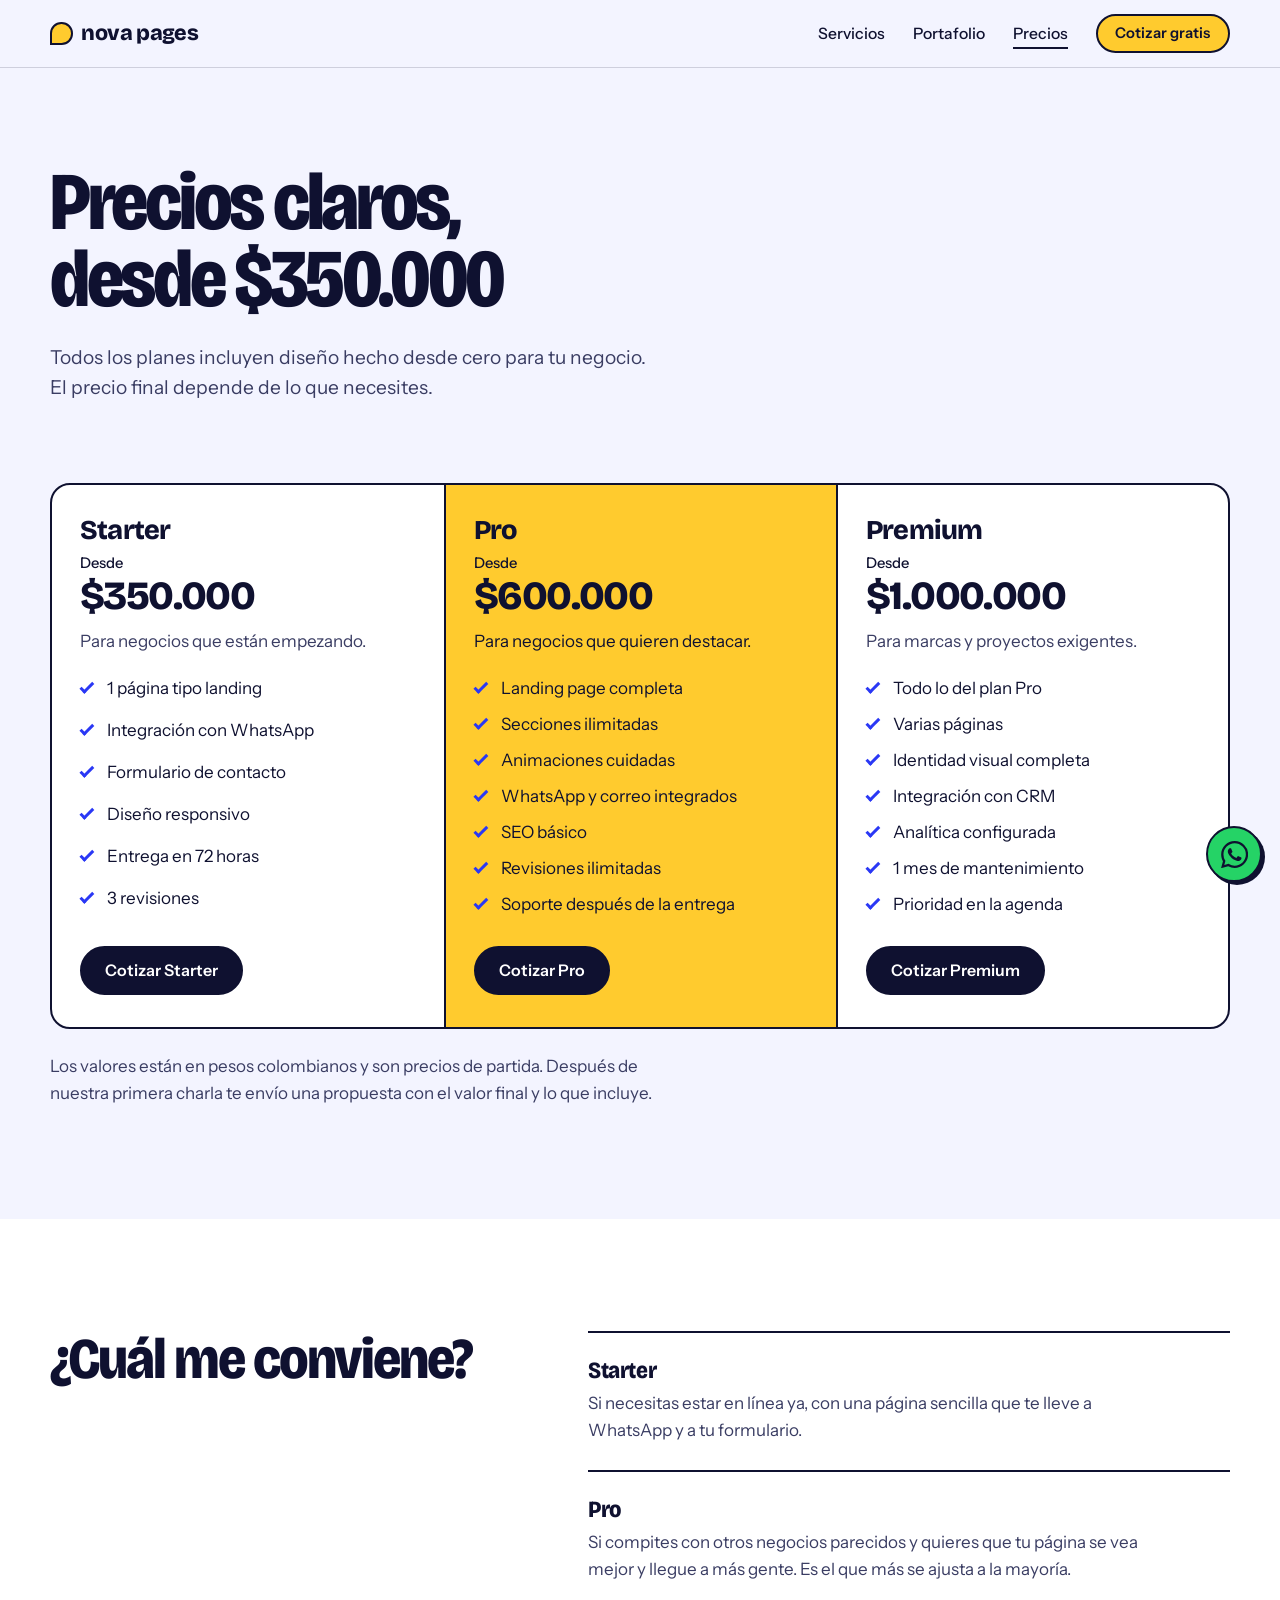
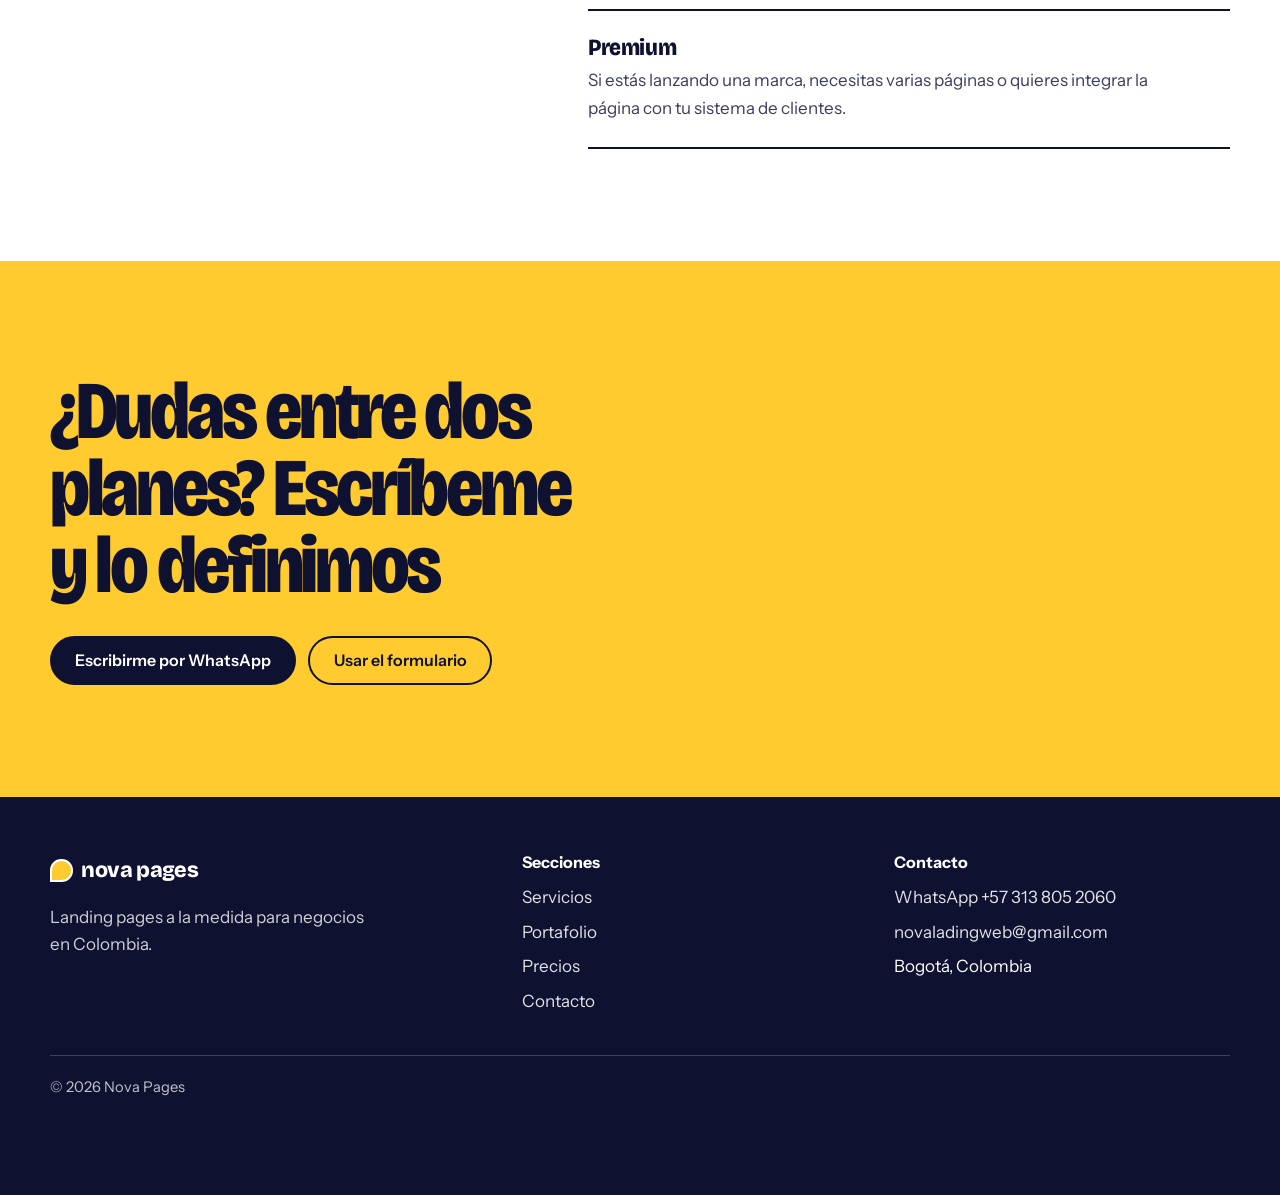
<file: precios.html>
<!DOCTYPE html>
<html lang="es">
<head>
  <meta charset="UTF-8">
  <meta name="viewport" content="width=device-width, initial-scale=1">
  <title>Precios — Nova Pages</title>
  <meta name="description" content="Planes Starter, Pro y Premium para landing pages en Colombia. Desde $350.000 COP, con diseño hecho desde cero y entrega rápida.">
  <meta property="og:type" content="website">
  <meta property="og:title" content="Precios — Nova Pages">
  <meta property="og:description" content="Planes Starter, Pro y Premium para landing pages en Colombia. Desde $350.000 COP, con diseño hecho desde cero y entrega rápida.">
  <meta property="og:locale" content="es_CO">
  <meta name="theme-color" content="#2a38f5">
  <link rel="icon" href="favicon.svg" type="image/svg+xml">
  <link rel="preconnect" href="https://fonts.googleapis.com">
  <link rel="preconnect" href="https://fonts.gstatic.com" crossorigin>
  <link href="https://fonts.googleapis.com/css2?family=Bricolage+Grotesque:opsz,wdth,wght@12..96,75..100,200..800&family=Instrument+Sans:wght@400;500;600;700&display=swap" rel="stylesheet">
  <link rel="stylesheet" href="css/styles.css">
</head>
<body>
  <a class="skip" href="#main">Saltar al contenido</a>

  <header class="site-header">
    <div class="wrap nav">
      <a class="logo" href="index.html" aria-label="Nova Pages, inicio"><span class="logo-mark" aria-hidden="true"></span>nova pages</a>
      <button class="nav-toggle" type="button" aria-expanded="false" aria-controls="menu">Menú</button>
      <ul class="nav-links" id="menu">
        <li><a href="servicios.html">Servicios</a></li>
        <li><a href="portafolio.html">Portafolio</a></li>
        <li><a href="precios.html" aria-current="page">Precios</a></li>
        <li><a class="btn btn-sun btn-sm" href="contacto.html">Cotizar gratis</a></li>
      </ul>
    </div>
  </header>

  <main id="main">
    <section class="page-head">
      <div class="wrap">
        <h1>Precios claros, desde $350.000</h1>
        <p>Todos los planes incluyen diseño hecho desde cero para tu negocio. El precio final depende de lo que necesites.</p>
      </div>
    </section>

    <section class="section" style="padding-top:clamp(1rem,3vw,2rem)">
      <div class="wrap">
        <div class="plans">
        <div class="plan">
          <p class="plan-name">Starter</p>
          <p class="plan-price"><span class="plan-from">Desde</span>$350.000</p>
          <p class="plan-desc">Para negocios que están empezando.</p>
          <ul class="checks">
            <li>1 página tipo landing</li>
            <li>Integración con WhatsApp</li>
            <li>Formulario de contacto</li>
            <li>Diseño responsivo</li>
            <li>Entrega en 72 horas</li>
            <li>3 revisiones</li>
          </ul>
          <a class="btn btn-ink" href="https://wa.me/573138052060?text=Hola%2C%20me%20interesa%20el%20plan%20Starter%20de%20Nova%20Pages" target="_blank" rel="noopener">Cotizar Starter</a>
        </div>
        <div class="plan plan-featured">
          <p class="plan-name">Pro</p>
          <p class="plan-price"><span class="plan-from">Desde</span>$600.000</p>
          <p class="plan-desc">Para negocios que quieren destacar.</p>
          <ul class="checks">
            <li>Landing page completa</li>
            <li>Secciones ilimitadas</li>
            <li>Animaciones cuidadas</li>
            <li>WhatsApp y correo integrados</li>
            <li>SEO básico</li>
            <li>Revisiones ilimitadas</li>
            <li>Soporte después de la entrega</li>
          </ul>
          <a class="btn btn-ink" href="https://wa.me/573138052060?text=Hola%2C%20me%20interesa%20el%20plan%20Pro%20de%20Nova%20Pages" target="_blank" rel="noopener">Cotizar Pro</a>
        </div>
        <div class="plan">
          <p class="plan-name">Premium</p>
          <p class="plan-price"><span class="plan-from">Desde</span>$1.000.000</p>
          <p class="plan-desc">Para marcas y proyectos exigentes.</p>
          <ul class="checks">
            <li>Todo lo del plan Pro</li>
            <li>Varias páginas</li>
            <li>Identidad visual completa</li>
            <li>Integración con CRM</li>
            <li>Analítica configurada</li>
            <li>1 mes de mantenimiento</li>
            <li>Prioridad en la agenda</li>
          </ul>
          <a class="btn btn-ink" href="https://wa.me/573138052060?text=Hola%2C%20me%20interesa%20el%20plan%20Premium%20de%20Nova%20Pages" target="_blank" rel="noopener">Cotizar Premium</a>
        </div>
        </div>
        <p class="plan-note">Los valores están en pesos colombianos y son precios de partida. Después de nuestra primera charla te envío una propuesta con el valor final y lo que incluye.</p>
      </div>
    </section>

    <section class="section bg-white">
      <div class="wrap split">
        <div class="split-sticky">
          <h2>¿Cuál me conviene?</h2>
        </div>
        <ul class="rows">
          <li><h3>Starter</h3><p>Si necesitas estar en línea ya, con una página sencilla que te lleve a WhatsApp y a tu formulario.</p></li>
          <li><h3>Pro</h3><p>Si compites con otros negocios parecidos y quieres que tu página se vea mejor y llegue a más gente. Es el que más se ajusta a la mayoría.</p></li>
          <li><h3>Premium</h3><p>Si estás lanzando una marca, necesitas varias páginas o quieres integrar la página con tu sistema de clientes.</p></li>
        </ul>
      </div>
    </section>

    <section class="section bg-sun cta">
      <div class="wrap">
        <h2>¿Dudas entre dos planes? Escríbeme y lo definimos</h2>
        <div class="cta-actions">
          <a class="btn btn-ink" href="https://wa.me/573138052060?text=Hola%2C%20quiero%20cotizar%20una%20p%C3%A1gina%20web%20con%20Nova%20Pages" target="_blank" rel="noopener">Escribirme por WhatsApp</a>
          <a class="btn btn-line" href="contacto.html">Usar el formulario</a>
        </div>
      </div>
    </section>
  </main>

  <footer class="site-footer">
    <div class="wrap">
      <div class="foot">
        <div>
          <a class="logo" href="index.html"><span class="logo-mark" aria-hidden="true"></span>nova pages</a>
          <p>Landing pages a la medida para negocios en Colombia.</p>
        </div>
        <nav aria-label="Secciones">
          <h2>Secciones</h2>
          <ul>
            <li><a href="servicios.html">Servicios</a></li>
            <li><a href="portafolio.html">Portafolio</a></li>
            <li><a href="precios.html">Precios</a></li>
            <li><a href="contacto.html">Contacto</a></li>
          </ul>
        </nav>
        <div>
          <h2>Contacto</h2>
          <ul>
            <li><a href="https://wa.me/573138052060" target="_blank" rel="noopener">WhatsApp +57 313 805 2060</a></li>
            <li><a href="mailto:novaladingweb@gmail.com">novaladingweb@gmail.com</a></li>
            <li>Bogotá, Colombia</li>
          </ul>
        </div>
      </div>
      <p class="legal">© 2026 Nova Pages</p>
    </div>
  </footer>

  <a class="wa" href="https://wa.me/573138052060?text=Hola%2C%20quiero%20cotizar%20una%20p%C3%A1gina%20web%20con%20Nova%20Pages" target="_blank" rel="noopener" aria-label="Escribir por WhatsApp">
    <svg viewBox="0 0 24 24" xmlns="http://www.w3.org/2000/svg" aria-hidden="true"><path d="M17.472 14.382c-.297-.149-1.758-.867-2.03-.967-.273-.099-.471-.148-.67.15-.197.297-.767.966-.94 1.164-.173.199-.347.223-.644.075-.297-.15-1.255-.463-2.39-1.475-.883-.788-1.48-1.761-1.653-2.059-.173-.297-.018-.458.13-.606.134-.133.298-.347.446-.52.149-.174.198-.298.298-.497.099-.198.05-.371-.025-.52-.075-.149-.669-1.612-.916-2.207-.242-.579-.487-.5-.669-.51-.173-.008-.371-.01-.57-.01-.198 0-.52.074-.792.372-.272.297-1.04 1.016-1.04 2.479 0 1.462 1.065 2.875 1.213 3.074.149.198 2.096 3.2 5.077 4.487.709.306 1.262.489 1.694.625.712.227 1.36.195 1.871.118.571-.085 1.758-.719 2.006-1.413.248-.694.248-1.289.173-1.413-.074-.124-.272-.198-.57-.347m-5.421 7.403h-.004a9.87 9.87 0 01-5.031-1.378l-.361-.214-3.741.982.998-3.648-.235-.374a9.86 9.86 0 01-1.51-5.26c.001-5.45 4.436-9.884 9.888-9.884 2.64 0 5.122 1.03 6.988 2.898a9.825 9.825 0 012.893 6.994c-.003 5.45-4.437 9.884-9.885 9.884m8.413-18.297A11.815 11.815 0 0012.05 0C5.495 0 .16 5.335.157 11.892c0 2.096.547 4.142 1.588 5.945L.057 24l6.305-1.654a11.882 11.882 0 005.683 1.448h.005c6.554 0 11.89-5.335 11.893-11.893a11.821 11.821 0 00-3.48-8.413z"/></svg>
  </a>

  <script src="js/main.js" defer></script>
</body>
</html>
</file>
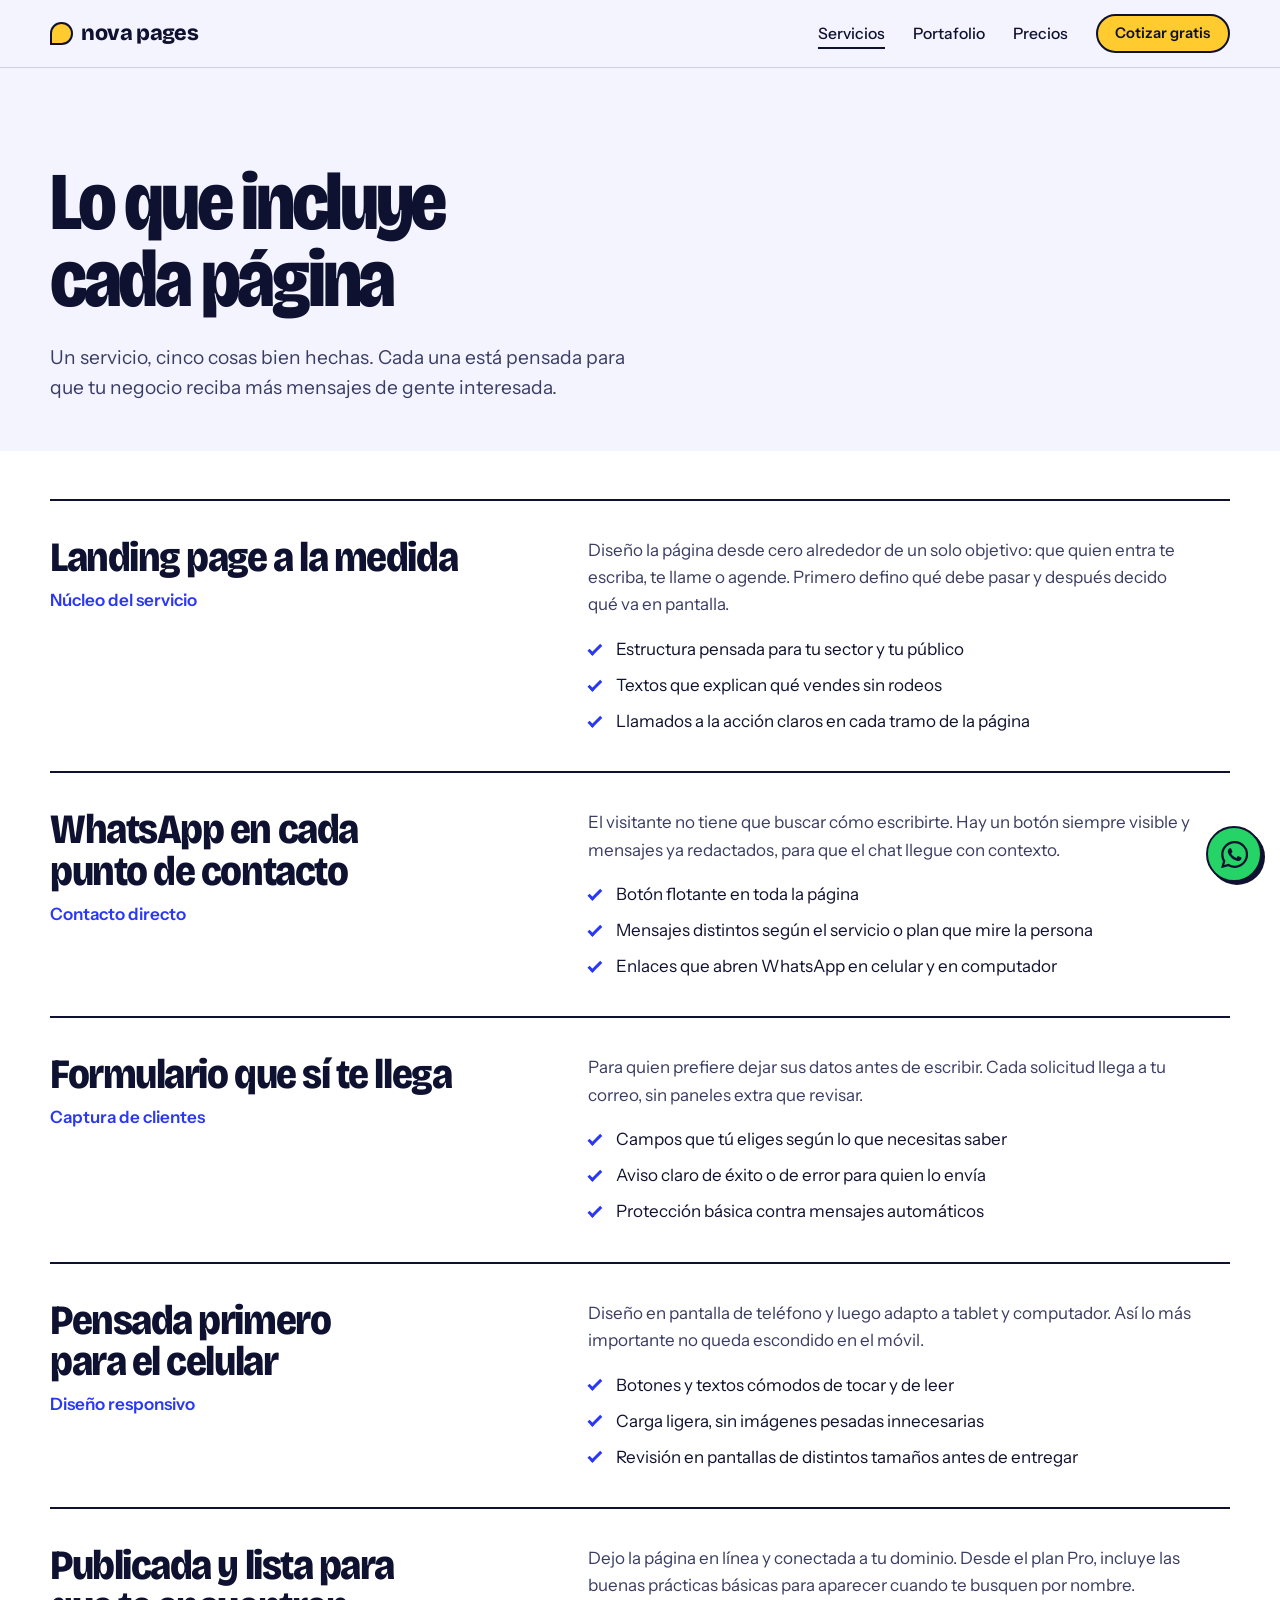
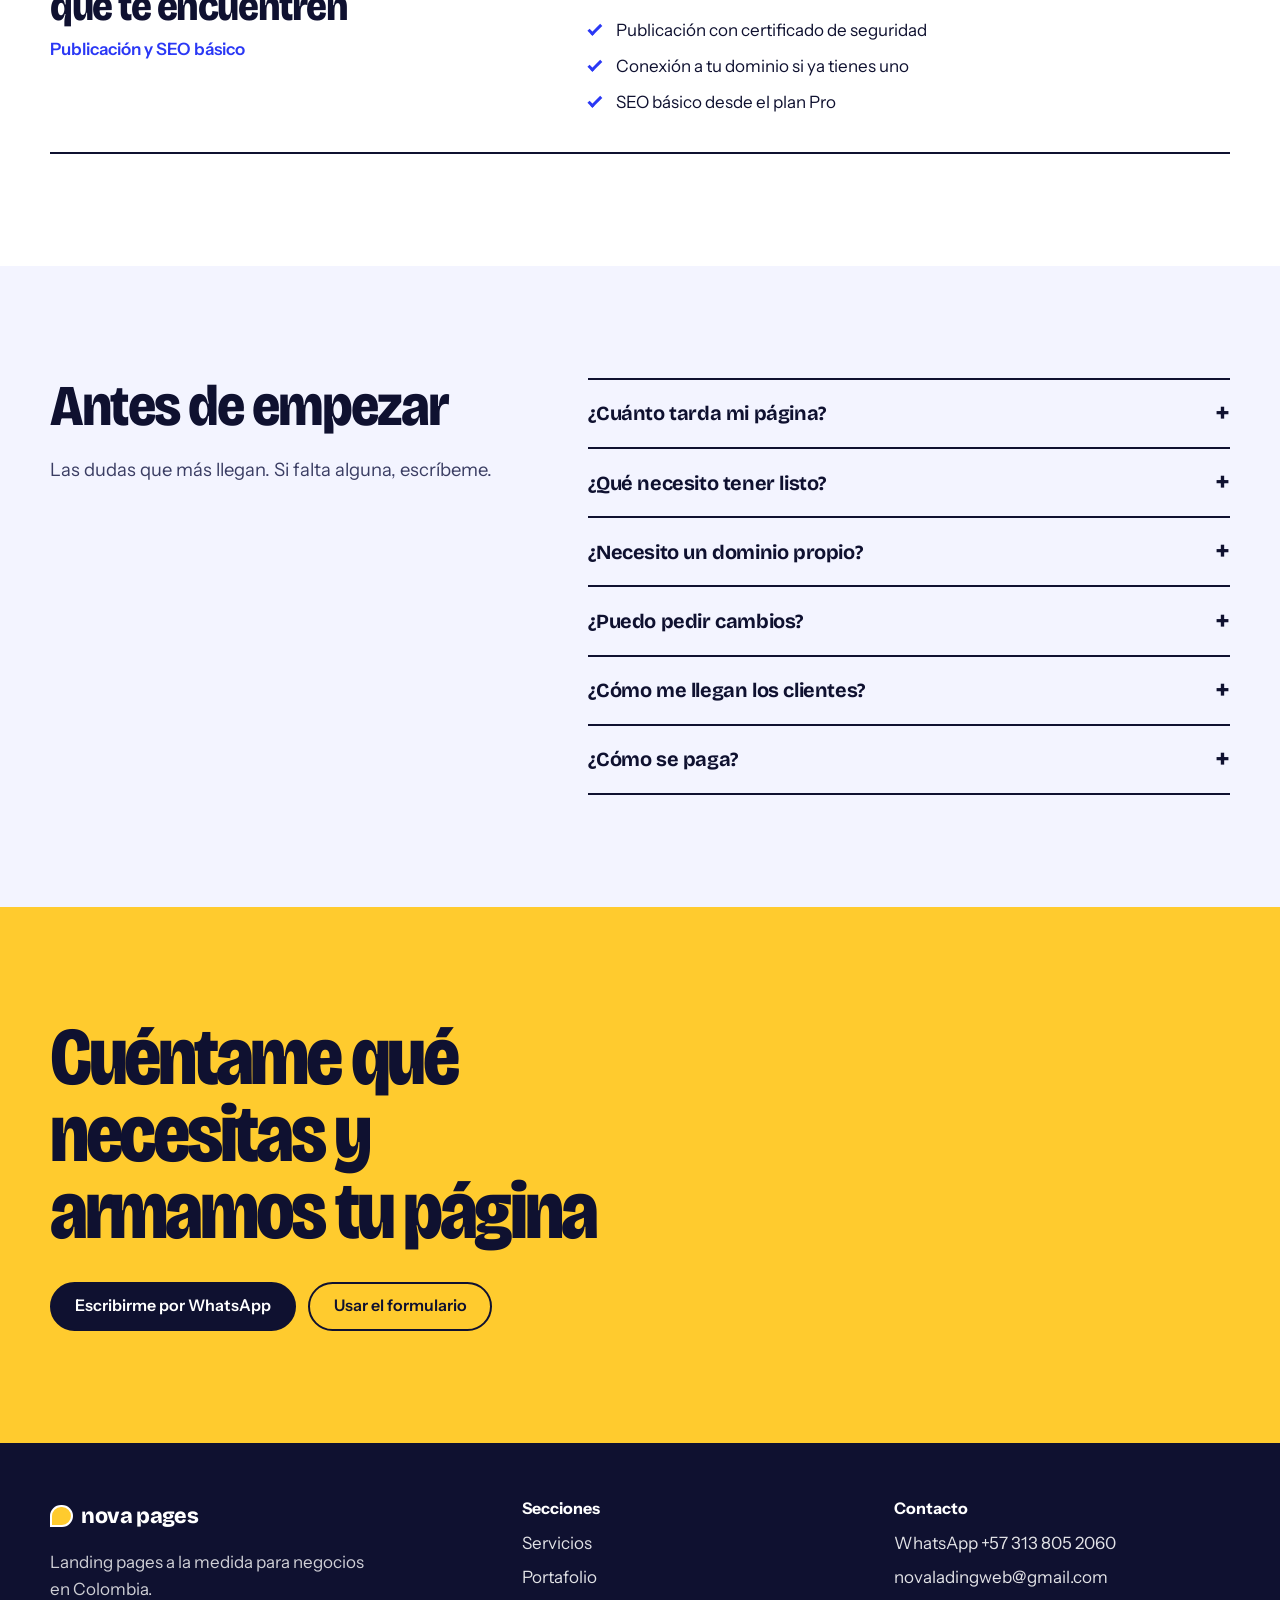
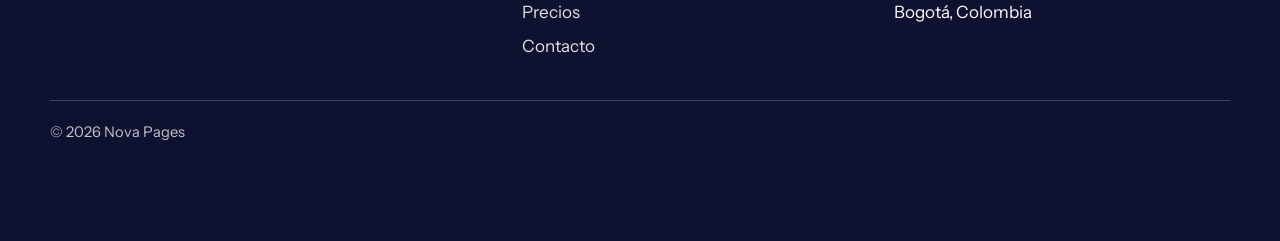
<file: servicios.html>
<!DOCTYPE html>
<html lang="es">
<head>
  <meta charset="UTF-8">
  <meta name="viewport" content="width=device-width, initial-scale=1">
  <title>Servicios — Nova Pages</title>
  <meta name="description" content="Landing page a la medida, WhatsApp integrado, formulario conectado y diseño pensado para el celular. Esto es lo que incluye cada página de Nova Pages.">
  <meta property="og:type" content="website">
  <meta property="og:title" content="Servicios — Nova Pages">
  <meta property="og:description" content="Landing page a la medida, WhatsApp integrado, formulario conectado y diseño pensado para el celular. Esto es lo que incluye cada página de Nova Pages.">
  <meta property="og:locale" content="es_CO">
  <meta name="theme-color" content="#2a38f5">
  <link rel="icon" href="favicon.svg" type="image/svg+xml">
  <link rel="preconnect" href="https://fonts.googleapis.com">
  <link rel="preconnect" href="https://fonts.gstatic.com" crossorigin>
  <link href="https://fonts.googleapis.com/css2?family=Bricolage+Grotesque:opsz,wdth,wght@12..96,75..100,200..800&family=Instrument+Sans:wght@400;500;600;700&display=swap" rel="stylesheet">
  <link rel="stylesheet" href="css/styles.css">
</head>
<body>
  <a class="skip" href="#main">Saltar al contenido</a>

  <header class="site-header">
    <div class="wrap nav">
      <a class="logo" href="index.html" aria-label="Nova Pages, inicio"><span class="logo-mark" aria-hidden="true"></span>nova pages</a>
      <button class="nav-toggle" type="button" aria-expanded="false" aria-controls="menu">Menú</button>
      <ul class="nav-links" id="menu">
        <li><a href="servicios.html" aria-current="page">Servicios</a></li>
        <li><a href="portafolio.html">Portafolio</a></li>
        <li><a href="precios.html">Precios</a></li>
        <li><a class="btn btn-sun btn-sm" href="contacto.html">Cotizar gratis</a></li>
      </ul>
    </div>
  </header>

  <main id="main">
    <section class="page-head">
      <div class="wrap">
        <h1>Lo que incluye cada página</h1>
        <p>Un servicio, cinco cosas bien hechas. Cada una está pensada para que tu negocio reciba más mensajes de gente interesada.</p>
      </div>
    </section>

    <section class="section bg-white" style="padding-top:clamp(2rem,5vw,3rem)">
      <div class="wrap">
        <article class="svc">
          <div>
            <h2 style="font-size:clamp(1.8rem,3.6vw,2.6rem)">Landing page a la medida</h2>
            <p class="svc-tag">Núcleo del servicio</p>
          </div>
          <div class="svc-body">
            <p>Diseño la página desde cero alrededor de un solo objetivo: que quien entra te escriba, te llame o agende. Primero defino qué debe pasar y después decido qué va en pantalla.</p>
            <ul class="checks">
              <li>Estructura pensada para tu sector y tu público</li>
              <li>Textos que explican qué vendes sin rodeos</li>
              <li>Llamados a la acción claros en cada tramo de la página</li>
            </ul>
          </div>
        </article>
        <article class="svc">
          <div>
            <h2 style="font-size:clamp(1.8rem,3.6vw,2.6rem)">WhatsApp en cada punto de contacto</h2>
            <p class="svc-tag">Contacto directo</p>
          </div>
          <div class="svc-body">
            <p>El visitante no tiene que buscar cómo escribirte. Hay un botón siempre visible y mensajes ya redactados, para que el chat llegue con contexto.</p>
            <ul class="checks">
              <li>Botón flotante en toda la página</li>
              <li>Mensajes distintos según el servicio o plan que mire la persona</li>
              <li>Enlaces que abren WhatsApp en celular y en computador</li>
            </ul>
          </div>
        </article>
        <article class="svc">
          <div>
            <h2 style="font-size:clamp(1.8rem,3.6vw,2.6rem)">Formulario que sí te llega</h2>
            <p class="svc-tag">Captura de clientes</p>
          </div>
          <div class="svc-body">
            <p>Para quien prefiere dejar sus datos antes de escribir. Cada solicitud llega a tu correo, sin paneles extra que revisar.</p>
            <ul class="checks">
              <li>Campos que tú eliges según lo que necesitas saber</li>
              <li>Aviso claro de éxito o de error para quien lo envía</li>
              <li>Protección básica contra mensajes automáticos</li>
            </ul>
          </div>
        </article>
        <article class="svc">
          <div>
            <h2 style="font-size:clamp(1.8rem,3.6vw,2.6rem)">Pensada primero para el celular</h2>
            <p class="svc-tag">Diseño responsivo</p>
          </div>
          <div class="svc-body">
            <p>Diseño en pantalla de teléfono y luego adapto a tablet y computador. Así lo más importante no queda escondido en el móvil.</p>
            <ul class="checks">
              <li>Botones y textos cómodos de tocar y de leer</li>
              <li>Carga ligera, sin imágenes pesadas innecesarias</li>
              <li>Revisión en pantallas de distintos tamaños antes de entregar</li>
            </ul>
          </div>
        </article>
        <article class="svc">
          <div>
            <h2 style="font-size:clamp(1.8rem,3.6vw,2.6rem)">Publicada y lista para que te encuentren</h2>
            <p class="svc-tag">Publicación y SEO básico</p>
          </div>
          <div class="svc-body">
            <p>Dejo la página en línea y conectada a tu dominio. Desde el plan Pro, incluye las buenas prácticas básicas para aparecer cuando te busquen por nombre.</p>
            <ul class="checks">
              <li>Publicación con certificado de seguridad</li>
              <li>Conexión a tu dominio si ya tienes uno</li>
              <li>SEO básico desde el plan Pro</li>
            </ul>
          </div>
        </article>
        <div style="border-top:2px solid var(--ink)"></div>
      </div>
    </section>

    <section class="section">
      <div class="wrap split">
        <div class="split-sticky">
          <h2>Antes de empezar</h2>
          <p class="lead">Las dudas que más llegan. Si falta alguna, escríbeme.</p>
        </div>
        <div class="faq">
          <details>
            <summary>¿Cuánto tarda mi página?</summary>
            <p>La primera versión llega en 72 horas desde que tengo tu briefing y el material básico: logo, textos y fotos. Si algo falta, lo resolvemos en esa primera charla.</p>
          </details>
          <details>
            <summary>¿Qué necesito tener listo?</summary>
            <p>Idealmente tu logo, los servicios o productos que ofreces, tus datos de contacto y algunas fotos. Si no tienes todo, lo vemos juntos antes de arrancar.</p>
          </details>
          <details>
            <summary>¿Necesito un dominio propio?</summary>
            <p>Si ya tienes uno, lo conecto. Si no, te oriento para registrarlo a tu nombre y apuntarlo a tu página.</p>
          </details>
          <details>
            <summary>¿Puedo pedir cambios?</summary>
            <p>Sí. El plan Starter incluye 3 revisiones; los planes Pro y Premium incluyen revisiones ilimitadas.</p>
          </details>
          <details>
            <summary>¿Cómo me llegan los clientes?</summary>
            <p>Por WhatsApp, con un botón siempre visible, y por el formulario, que envía cada solicitud a tu correo.</p>
          </details>
          <details>
            <summary>¿Cómo se paga?</summary>
            <p>Lo definimos en la propuesta, antes de empezar a construir. Así sabes exactamente qué incluye y cuánto cuesta.</p>
          </details>
        </div>
      </div>
    </section>

    <section class="section bg-sun cta">
      <div class="wrap">
        <h2>Cuéntame qué necesitas y armamos tu página</h2>
        <div class="cta-actions">
          <a class="btn btn-ink" href="https://wa.me/573138052060?text=Hola%2C%20quiero%20cotizar%20una%20p%C3%A1gina%20web%20con%20Nova%20Pages" target="_blank" rel="noopener">Escribirme por WhatsApp</a>
          <a class="btn btn-line" href="contacto.html">Usar el formulario</a>
        </div>
      </div>
    </section>
  </main>

  <footer class="site-footer">
    <div class="wrap">
      <div class="foot">
        <div>
          <a class="logo" href="index.html"><span class="logo-mark" aria-hidden="true"></span>nova pages</a>
          <p>Landing pages a la medida para negocios en Colombia.</p>
        </div>
        <nav aria-label="Secciones">
          <h2>Secciones</h2>
          <ul>
            <li><a href="servicios.html">Servicios</a></li>
            <li><a href="portafolio.html">Portafolio</a></li>
            <li><a href="precios.html">Precios</a></li>
            <li><a href="contacto.html">Contacto</a></li>
          </ul>
        </nav>
        <div>
          <h2>Contacto</h2>
          <ul>
            <li><a href="https://wa.me/573138052060" target="_blank" rel="noopener">WhatsApp +57 313 805 2060</a></li>
            <li><a href="mailto:novaladingweb@gmail.com">novaladingweb@gmail.com</a></li>
            <li>Bogotá, Colombia</li>
          </ul>
        </div>
      </div>
      <p class="legal">© 2026 Nova Pages</p>
    </div>
  </footer>

  <a class="wa" href="https://wa.me/573138052060?text=Hola%2C%20quiero%20cotizar%20una%20p%C3%A1gina%20web%20con%20Nova%20Pages" target="_blank" rel="noopener" aria-label="Escribir por WhatsApp">
    <svg viewBox="0 0 24 24" xmlns="http://www.w3.org/2000/svg" aria-hidden="true"><path d="M17.472 14.382c-.297-.149-1.758-.867-2.03-.967-.273-.099-.471-.148-.67.15-.197.297-.767.966-.94 1.164-.173.199-.347.223-.644.075-.297-.15-1.255-.463-2.39-1.475-.883-.788-1.48-1.761-1.653-2.059-.173-.297-.018-.458.13-.606.134-.133.298-.347.446-.52.149-.174.198-.298.298-.497.099-.198.05-.371-.025-.52-.075-.149-.669-1.612-.916-2.207-.242-.579-.487-.5-.669-.51-.173-.008-.371-.01-.57-.01-.198 0-.52.074-.792.372-.272.297-1.04 1.016-1.04 2.479 0 1.462 1.065 2.875 1.213 3.074.149.198 2.096 3.2 5.077 4.487.709.306 1.262.489 1.694.625.712.227 1.36.195 1.871.118.571-.085 1.758-.719 2.006-1.413.248-.694.248-1.289.173-1.413-.074-.124-.272-.198-.57-.347m-5.421 7.403h-.004a9.87 9.87 0 01-5.031-1.378l-.361-.214-3.741.982.998-3.648-.235-.374a9.86 9.86 0 01-1.51-5.26c.001-5.45 4.436-9.884 9.888-9.884 2.64 0 5.122 1.03 6.988 2.898a9.825 9.825 0 012.893 6.994c-.003 5.45-4.437 9.884-9.885 9.884m8.413-18.297A11.815 11.815 0 0012.05 0C5.495 0 .16 5.335.157 11.892c0 2.096.547 4.142 1.588 5.945L.057 24l6.305-1.654a11.882 11.882 0 005.683 1.448h.005c6.554 0 11.89-5.335 11.893-11.893a11.821 11.821 0 00-3.48-8.413z"/></svg>
  </a>

  <script src="js/main.js" defer></script>
</body>
</html>
</file>
<file: css/styles.css>
/* ==========================================================
   Nova Pages — estilos compartidos
   Paleta: azul ultramar, tinta, sol, coral, neblina
   Tipografía: Bricolage Grotesque (títulos) + Instrument Sans (texto)
   ========================================================== */

:root {
  --blue: #2a38f5;
  --ink: #0f1130;
  --ink-soft: #3a3d63;
  --sun: #ffcb2e;
  --coral: #ff5c4d;
  --mist: #f3f4ff;
  --line: rgba(15, 17, 48, 0.16);
  --display: 'Bricolage Grotesque', 'Helvetica Neue', Arial, sans-serif;
  --text: 'Instrument Sans', 'Helvetica Neue', Arial, sans-serif;
  --pad: clamp(1.25rem, 5vw, 3rem);
  --max: 1180px;
}

*, *::before, *::after { box-sizing: border-box; }

html { scroll-behavior: smooth; -webkit-text-size-adjust: 100%; }

body {
  margin: 0;
  font-family: var(--text);
  font-size: 1.0625rem;
  line-height: 1.6;
  color: var(--ink);
  background: var(--mist);
  -webkit-font-smoothing: antialiased;
}

img, svg { display: block; max-width: 100%; }
a { color: inherit; }
p { margin: 0; text-wrap: pretty; }
ul, ol { margin: 0; padding: 0; list-style: none; }
h1, h2, h3 {
  margin: 0;
  font-family: var(--display);
  font-weight: 800;
  font-stretch: 88%;
  line-height: 1;
  letter-spacing: -0.035em;
  text-wrap: balance;
}
h2 { font-size: clamp(2rem, 4.6vw, 3.6rem); }
h3 { font-size: 1.45rem; letter-spacing: -0.02em; }

[hidden] { display: none !important; }

:focus-visible { outline: 3px solid var(--coral); outline-offset: 3px; }
.on-blue .site-header :focus-visible,
.hero :focus-visible,
.bg-ink :focus-visible,
.site-footer :focus-visible { outline-color: var(--sun); }

.skip {
  position: absolute; left: -999px; top: 0; z-index: 100;
  background: var(--sun); color: var(--ink);
  padding: .75rem 1rem; font-weight: 600;
}
.skip:focus { left: 1rem; top: 1rem; }

/* ---------- Estructura ---------- */
.wrap {
  max-width: calc(var(--max) + var(--pad) * 2);
  margin-inline: auto;
  padding-inline: var(--pad);
}
.section { padding-block: clamp(4rem, 9vw, 7rem); }
.bg-white { background: #fff; }
.bg-ink { background: var(--ink); color: #fff; }
.bg-sun { background: var(--sun); }

.split { display: grid; gap: 2.5rem; }
@media (min-width: 900px) {
  .split { grid-template-columns: minmax(0, 5fr) minmax(0, 7fr); gap: 5rem; }
  .split-sticky { position: sticky; top: 6.5rem; align-self: start; }
}
.lead { margin-top: 1.25rem; max-width: 30rem; font-size: 1.15rem; color: var(--ink-soft); }
.bg-ink .lead { color: rgba(255, 255, 255, .8); }

/* ---------- Cabecera ---------- */
.site-header {
  position: sticky; top: 0; z-index: 50;
  background: var(--mist);
  border-bottom: 1px solid var(--line);
}
.on-blue .site-header {
  background: var(--blue); color: #fff;
  border-bottom-color: rgba(255, 255, 255, .22);
}
.nav {
  display: flex; align-items: center; justify-content: space-between;
  gap: 1rem; padding-block: .85rem;
}
.logo {
  display: inline-flex; align-items: center; gap: .55rem;
  font-family: var(--display); font-weight: 800; font-size: 1.35rem;
  letter-spacing: -0.03em; text-decoration: none;
}
.logo-mark {
  width: 1.05em; height: 1.05em;
  background: var(--sun);
  border: 2px solid currentColor;
  border-radius: 50% 50% 50% 0;
}
.nav-links { display: flex; align-items: center; gap: 1.75rem; }
.nav-links a:not(.btn) {
  text-decoration: none; font-weight: 500; font-size: .98rem;
  padding-block: .25rem; border-bottom: 2px solid transparent;
}
.nav-links a:not(.btn):hover,
.nav-links a[aria-current="page"] { border-bottom-color: currentColor; }

.nav-toggle {
  display: none;
  font: 600 .95rem/1 var(--text);
  background: none; color: inherit;
  border: 2px solid currentColor; border-radius: 999px;
  padding: .55rem .95rem; cursor: pointer;
}
@media (max-width: 820px) {
  .nav-toggle { display: inline-flex; }
  .nav-links {
    display: none;
    position: absolute; top: 100%; left: 0; right: 0;
    flex-direction: column; align-items: stretch; gap: 0;
    background: var(--mist);
    padding: .5rem var(--pad) 1.5rem;
    border-bottom: 1px solid var(--line);
  }
  .on-blue .nav-links { background: var(--blue); border-bottom-color: rgba(255, 255, 255, .22); }
  .nav-links.open { display: flex; }
  .nav-links a:not(.btn) { padding-block: .9rem; font-size: 1.15rem; border-bottom: 1px solid var(--line); }
  .nav-links li:last-child { margin-top: 1rem; }
}

/* ---------- Botones ---------- */
.btn {
  display: inline-flex; align-items: center; justify-content: center; gap: .6rem;
  padding: .85rem 1.45rem;
  border: 2px solid var(--ink); border-radius: 999px;
  font: 600 1rem/1.1 var(--text);
  text-decoration: none; cursor: pointer;
  transition: transform .15s, background-color .15s, color .15s;
}
.btn:hover { transform: translateY(-2px); }
.btn:disabled { opacity: .6; cursor: wait; transform: none; }
.btn-sun { background: var(--sun); color: var(--ink); }
.btn-ink { background: var(--ink); color: #fff; }
.btn-ink:hover { background: var(--blue); border-color: var(--blue); }
.btn-line { background: transparent; color: inherit; border-color: currentColor; }
.btn-line:hover { background: rgba(255, 255, 255, .14); }
.btn-sm { padding: .6rem 1.1rem; font-size: .92rem; }
.on-blue .btn-sun, .hero .btn-sun { border-color: var(--sun); }
.bg-sun .btn-ink:hover { background: var(--blue); }

/* ---------- Hero ---------- */
.hero {
  background: var(--blue); color: #fff; overflow: hidden;
  padding-block: clamp(2.5rem, 7vw, 5.5rem) clamp(3.5rem, 8vw, 6.5rem);
}
.hero-grid { display: grid; grid-template-columns: minmax(0, 1fr); gap: clamp(3rem, 7vw, 4.5rem); align-items: center; }
.hero-grid > * { min-width: 0; }
@media (min-width: 980px) {
  .hero-grid { grid-template-columns: minmax(0, 1.02fr) minmax(0, .98fr); }
}
.hero h1 {
  font-size: clamp(2.8rem, 7.2vw, 6rem);
  font-stretch: 84%;
  line-height: .92;
  letter-spacing: -0.04em;
}
.hero-sub { margin-top: 1.6rem; max-width: 33rem; font-size: 1.2rem; color: rgba(255, 255, 255, .92); }
.hero-actions { display: flex; flex-wrap: wrap; gap: .75rem; margin-top: 2rem; }
.hero-note { margin-top: 1.5rem; font-size: .98rem; color: rgba(255, 255, 255, .82); }

/* Marco de navegador: el momento memorable de la portada */
.browser {
  background: #fff; color: var(--ink);
  border: 2px solid var(--ink); border-radius: 16px;
  box-shadow: 12px 12px 0 var(--sun);
  overflow: hidden;
}
.browser-bar {
  display: flex; align-items: center; gap: .75rem;
  padding: .65rem .9rem; background: #fff;
  border-bottom: 2px solid var(--ink);
}
.dots { display: flex; gap: .35rem; }
.dots i { display: block; width: .7rem; height: .7rem; border: 2px solid var(--ink); border-radius: 50%; }
.url {
  flex: 1; min-width: 0; font-size: .82rem;
  padding: .2rem .8rem; border: 2px solid var(--ink); border-radius: 999px;
  white-space: nowrap; overflow: hidden; text-overflow: ellipsis;
}
.browser-body { position: relative; height: clamp(390px, 46vw, 430px); background: #fff; }
.panel { position: absolute; inset: 0; opacity: 0; visibility: hidden; transition: opacity .35s; }
.panel.is-active { opacity: 1; visibility: visible; }
.browser-body > [data-demo] { height: 100%; }

.tabs { display: flex; flex-wrap: wrap; gap: .5rem; margin-top: 2.25rem; }
.tab {
  font: 600 .95rem/1 var(--text);
  padding: .7rem 1.1rem;
  border: 2px solid #fff; border-radius: 999px;
  background: transparent; color: #fff; cursor: pointer;
  transition: background-color .15s, color .15s;
}
.tab:hover { background: rgba(255, 255, 255, .16); }
.tab[aria-selected="true"] { background: #fff; color: var(--blue); }
.stage-note { margin-top: 1rem; font-size: .92rem; color: rgba(255, 255, 255, .78); }

/* ---------- Sitios de ejemplo (dentro de los marcos) ---------- */
.d {
  height: 100%; display: flex; flex-direction: column;
  background: var(--d-bg); color: var(--d-ink);
  font-size: .8rem; line-height: 1.35; overflow: hidden;
}
.d div, .d span, .d b { margin: 0; }
.d-nav {
  display: flex; align-items: center; justify-content: space-between; gap: 1em;
  padding: .9em 1.3em;
  border-bottom: 1px solid color-mix(in srgb, var(--d-ink) 16%, transparent);
}
.d-brand { font-weight: 800; font-size: 1.1em; }
.d-links { display: flex; gap: 1.1em; opacity: .7; }
.d-pill {
  display: inline-block; background: var(--d-accent); color: var(--d-on);
  padding: .55em 1.1em; border-radius: 999px; font-weight: 700; white-space: nowrap;
}
.d-ghost { display: inline-block; border: 1.5px solid currentColor; padding: .5em 1.1em; border-radius: 999px; font-weight: 600; }
.d-main {
  flex: 1; min-height: 0; overflow: hidden;
  display: flex; flex-direction: column; justify-content: flex-start; gap: 1.1em;
  padding: 1.4em;
}
.d-main > :first-child { margin-top: auto; }
.d-main > :last-child { margin-bottom: auto; }
.d-badge { align-self: flex-start; background: var(--d-accent); color: var(--d-on); padding: .25em .8em; border-radius: 999px; font-weight: 700; font-size: .9em; }
.d-title { font-family: var(--display); font-size: 2.6em; line-height: 1; font-weight: 800; letter-spacing: -0.025em; max-width: 11em; }
.d-sub { max-width: 25em; opacity: .82; }
.d-row { display: flex; flex-wrap: wrap; gap: .6em; align-items: center; }
.d-chips span { border: 1.5px solid var(--d-accent); color: var(--d-accent); padding: .3em .8em; border-radius: 999px; font-weight: 600; }
.d-foot {
  display: flex; flex-wrap: wrap; gap: .3em 1.6em;
  padding: .9em 1.4em; font-size: .92em;
  border-top: 1px solid color-mix(in srgb, var(--d-ink) 16%, transparent);
}
.d-split { display: grid; grid-template-columns: 1.15fr .85fr; gap: 1.4em; align-items: center; }

.d-dental { --d-bg: #eaf6ff; --d-ink: #0b2540; --d-accent: #0a64d6; --d-on: #fff; }
.d-dental .d-title { font-family: Georgia, 'Times New Roman', serif; font-weight: 700; letter-spacing: -0.01em; }

.d-gym { --d-bg: #141414; --d-ink: #fff; --d-accent: #ff5b14; --d-on: #141414; }
.d-gym .d-title { text-transform: uppercase; font-stretch: 75%; font-size: 3.1em; line-height: .88; }
.d-stats { display: grid; grid-template-columns: repeat(3, 1fr); gap: 1em; }
.d-stats b { display: block; font-family: var(--display); font-size: 2em; line-height: 1; color: var(--d-accent); }

.d-resto { --d-bg: #fff1dc; --d-ink: #3a1d0c; --d-accent: #b83a08; --d-on: #fff; }
.d-resto .d-title { font-family: Georgia, 'Times New Roman', serif; font-weight: 700; font-size: 2.3em; letter-spacing: -0.01em; }
.d-menu { display: grid; gap: .5em; }
.d-menu div { display: flex; justify-content: space-between; gap: 1em; padding-bottom: .4em; border-bottom: 1px dashed color-mix(in srgb, var(--d-ink) 40%, transparent); }
.d-plate { width: 78%; aspect-ratio: 1; margin-inline: auto; border-radius: 50%; background: var(--d-accent); box-shadow: 0 0 0 .5em #fff1dc, 0 0 0 .7em var(--d-ink); position: relative; }
.d-plate::after { content: ''; position: absolute; inset: 24%; border-radius: 50%; background: #e8a35c; box-shadow: inset 0 0 0 .5em #fff1dc; }

.d-consult { --d-bg: #fff; --d-ink: #0b1f3a; --d-accent: #0a7a55; --d-on: #fff; }
.d-metrics { display: grid; gap: .8em; }
.d-metric { border: 1.5px solid var(--d-ink); border-radius: .8em; padding: .9em 1em; }
.d-metric b { display: block; font-family: var(--display); font-size: 1.7em; line-height: 1; }
.d-metric-accent { background: var(--d-accent); border-color: var(--d-accent); color: var(--d-on); }

@media (max-width: 600px) {
  .d-links { display: none; }
  .d-split { grid-template-columns: 1fr; }
  .d-plate { display: none; }
  .d-title { font-size: 2.1em; }
  .d-gym .d-title { font-size: 2.8em; }
  .d-resto .d-title { font-size: 1.9em; }
  .d-foot span + span { display: none; }
  .d-sub { display: none; }
  .d-gym .d-sub { display: block; }
}

/* ---------- Listas con filas ---------- */
.rows > li { display: grid; gap: .5rem; padding-block: 1.6rem; border-top: 2px solid var(--ink); }
.rows > li:last-child { border-bottom: 2px solid var(--ink); }
.rows p { max-width: 36rem; color: var(--ink-soft); }

/* Trabajos */
.work > li a {
  display: flex; flex-wrap: wrap; align-items: baseline; justify-content: space-between;
  gap: .4rem 2rem; padding: 1.2rem 0;
  border-top: 2px solid var(--ink); text-decoration: none;
  transition: background-color .2s, padding .2s;
}
.work > li:last-child a { border-bottom: 2px solid var(--ink); }
.work > li a:hover, .work > li a:focus-visible { background: var(--sun); padding-inline: 1rem; }
.work-name {
  font: 800 clamp(2rem, 5.6vw, 4.25rem)/1 var(--display);
  font-stretch: 84%; letter-spacing: -0.04em;
}
.work-job { font-size: 1.05rem; color: var(--ink-soft); }
.work > li a:hover .work-job { color: var(--ink); }

/* Proceso */
.steps { display: grid; gap: 2.25rem; margin-top: 3rem; }
@media (min-width: 900px) { .steps { grid-template-columns: repeat(5, 1fr); gap: 1.5rem; } }
.step { position: relative; padding-top: 1.75rem; border-top: 3px solid rgba(255, 255, 255, .35); }
.step::before {
  content: ''; position: absolute; top: calc(-.5rem - 1.5px); left: 0;
  width: 1rem; height: 1rem; border-radius: 50%; background: var(--sun);
}
.step-when { margin-bottom: .45rem; font-weight: 700; color: var(--sun); }
.step h3 { margin-bottom: .5rem; font-size: 1.5rem; }
.step p { font-size: .98rem; color: rgba(255, 255, 255, .82); }

/* Planes */
.plans {
  display: grid; background: #fff;
  border: 2px solid var(--ink); border-radius: 20px; overflow: hidden;
}
@media (min-width: 860px) { .plans { grid-template-columns: repeat(3, 1fr); } }
.plan { display: flex; flex-direction: column; gap: .75rem; padding: 2rem 1.75rem; }
.plan + .plan { border-top: 2px solid var(--ink); }
@media (min-width: 860px) { .plan + .plan { border-top: 0; border-left: 2px solid var(--ink); } }
.plan-featured { background: var(--sun); }
.plan-name { font: 800 1.7rem/1 var(--display); letter-spacing: -0.03em; }
.plan-price { font: 800 2.5rem/1 var(--display); letter-spacing: -0.04em; }
.plan-from { display: block; margin-bottom: .3rem; font: 500 .92rem/1 var(--text); letter-spacing: 0; }
.plan-desc { color: var(--ink-soft); }
.plan-featured .plan-desc { color: var(--ink); }
.plan .checks { flex: 1; margin-block: .5rem 1rem; }
.plan .btn { align-self: flex-start; }
.plan-link { margin-top: auto; font-weight: 600; }

.checks { display: grid; gap: .55rem; }
.checks li { position: relative; padding-left: 1.7rem; }
.checks li::before {
  content: ''; position: absolute; left: 0; top: .5em;
  width: .85rem; height: .45rem;
  border-left: 3px solid var(--blue); border-bottom: 3px solid var(--blue);
  transform: rotate(-45deg);
}

/* Llamado final */
.cta h2 { max-width: 15ch; font-size: clamp(2.4rem, 6.4vw, 5.25rem); font-stretch: 84%; letter-spacing: -0.04em; line-height: .94; }
.cta-actions { display: flex; flex-wrap: wrap; gap: .75rem; margin-top: 2rem; }

/* ---------- Páginas interiores ---------- */
.page-head { padding-block: clamp(3rem, 8vw, 6rem) clamp(2rem, 5vw, 3rem); }
.page-head h1 {
  max-width: 16ch;
  font-size: clamp(2.6rem, 6.4vw, 5.5rem);
  font-stretch: 84%; letter-spacing: -0.04em; line-height: .94;
}
.page-head p { margin-top: 1.5rem; max-width: 38rem; font-size: 1.2rem; color: var(--ink-soft); }

.svc { display: grid; gap: 1rem; padding-block: 2.25rem; border-top: 2px solid var(--ink); }
@media (min-width: 900px) { .svc { grid-template-columns: minmax(0, 5fr) minmax(0, 7fr); gap: 5rem; } }
.svc-body { display: grid; gap: 1.1rem; }
.svc-body > p { color: var(--ink-soft); max-width: 38rem; }
.svc-tag { font-weight: 600; color: var(--blue); margin-top: .5rem; }

.faq details { border-top: 2px solid var(--ink); }
.faq details:last-child { border-bottom: 2px solid var(--ink); }
.faq summary {
  display: flex; justify-content: space-between; align-items: center; gap: 1rem;
  padding: 1.2rem 0; cursor: pointer; list-style: none;
  font: 700 1.25rem/1.2 var(--display); letter-spacing: -0.02em;
}
.faq summary::-webkit-details-marker { display: none; }
.faq summary::after { content: '+'; font-size: 1.8rem; line-height: 1; transition: transform .2s; }
.faq details[open] summary::after { transform: rotate(45deg); }
.faq details p { padding-bottom: 1.4rem; max-width: 42rem; color: var(--ink-soft); }

/* Portafolio */
.case { display: grid; grid-template-columns: minmax(0, 1fr); gap: 2rem; padding-block: clamp(2.5rem, 6vw, 4.5rem); border-top: 2px solid var(--ink); scroll-margin-top: 4.5rem; }
.case > * { min-width: 0; }
@media (min-width: 960px) {
  .case { grid-template-columns: minmax(0, 1.15fr) minmax(0, .85fr); gap: 4.5rem; align-items: center; }
  .case:nth-child(even) .case-visual { order: 2; }
}
.case .browser { box-shadow: 10px 10px 0 var(--case-shadow, var(--ink)); }
.case .browser-body { height: clamp(390px, 46vw, 450px); }
.case .d { font-size: clamp(.78rem, 1.5vw, .98rem); }
.case-dental { --case-shadow: var(--blue); }
.case-gym { --case-shadow: var(--coral); }
.case-resto { --case-shadow: var(--sun); }
.case-consult { --case-shadow: var(--ink); }
.case-info { display: grid; gap: 1.25rem; align-content: start; }
.case-info > p { color: var(--ink-soft); }
.facts { display: grid; gap: 1rem; }
.facts dt { font-weight: 700; }
.facts dd { margin: .15rem 0 0; color: var(--ink-soft); }
.case-info .btn { justify-self: start; }
.note { padding: 1rem 1.25rem; border: 2px solid var(--ink); border-radius: 12px; background: #fff; max-width: 40rem; }

/* Precios */
.plan-note { margin-top: 1.5rem; color: var(--ink-soft); max-width: 40rem; }

/* Formulario */
.form {
  display: grid; gap: 1.1rem;
  background: #fff;
  border: 2px solid var(--ink); border-radius: 20px;
  padding: clamp(1.25rem, 3vw, 2.25rem);
  box-shadow: 8px 8px 0 var(--sun);
}
.form h2 { font-size: 1.9rem; }
.field { display: grid; gap: .4rem; }
.field label { font-weight: 600; }
.field input, .field select, .field textarea {
  width: 100%; font: inherit; color: var(--ink); background: #fff;
  padding: .8rem .9rem;
  border: 2px solid var(--ink); border-radius: 10px;
}
.field textarea { resize: vertical; min-height: 7.5rem; }
.row-2 { display: grid; gap: 1.1rem; }
@media (min-width: 600px) { .row-2 { grid-template-columns: 1fr 1fr; } }
.form-status { min-height: 1.5em; font-weight: 600; }
.form-status.error { color: #b42318; }
.form-note { font-size: .92rem; color: var(--ink-soft); }
.done { padding: 2rem; background: #fff; border: 2px solid var(--ink); border-radius: 20px; box-shadow: 8px 8px 0 var(--sun); display: grid; gap: 1rem; justify-items: start; }
.done h2 { font-size: 2rem; }
.channels { display: grid; gap: 1.25rem; margin-top: 2rem; }
.channels dt { font-weight: 700; }
.channels dd { margin: .1rem 0 0; }
.channels a { text-underline-offset: 3px; }

/* ---------- Pie ---------- */
.site-footer { background: var(--ink); color: #fff; padding-block: 3.5rem 6rem; }
.foot { display: grid; gap: 2.25rem; }
@media (min-width: 800px) { .foot { grid-template-columns: 1.3fr 1fr 1fr; } }
.foot h2 { margin-bottom: .75rem; font: 700 1rem/1.2 var(--text); letter-spacing: 0; }
.foot p { margin-top: .85rem; max-width: 22rem; color: rgba(255, 255, 255, .8); }
.foot li + li { margin-top: .45rem; }
.foot a:not(.logo) { text-decoration: none; opacity: .88; }
.foot a:not(.logo):hover { opacity: 1; text-decoration: underline; }
.legal { margin-top: 2.5rem; padding-top: 1.25rem; border-top: 1px solid rgba(255, 255, 255, .2); font-size: .92rem; color: rgba(255, 255, 255, .75); }

/* WhatsApp flotante */
.wa {
  position: fixed; right: 1.1rem; bottom: 1.1rem; z-index: 60;
  display: grid; place-items: center;
  width: 3.5rem; height: 3.5rem; border-radius: 50%;
  background: #25d366; border: 2px solid var(--ink);
  box-shadow: 3px 3px 0 var(--ink);
  transition: transform .15s;
}
.wa:hover { transform: translateY(-2px); }
.wa svg { width: 1.7rem; height: 1.7rem; fill: var(--ink); }

/* 404 */
.lost { min-height: 70vh; display: grid; align-content: center; gap: 1.5rem; }
.lost h1 { font-size: clamp(4rem, 16vw, 10rem); font-stretch: 80%; line-height: .85; }

@media (prefers-reduced-motion: reduce) {
  *, *::before, *::after { transition: none !important; animation: none !important; scroll-behavior: auto !important; }
}
</file>
